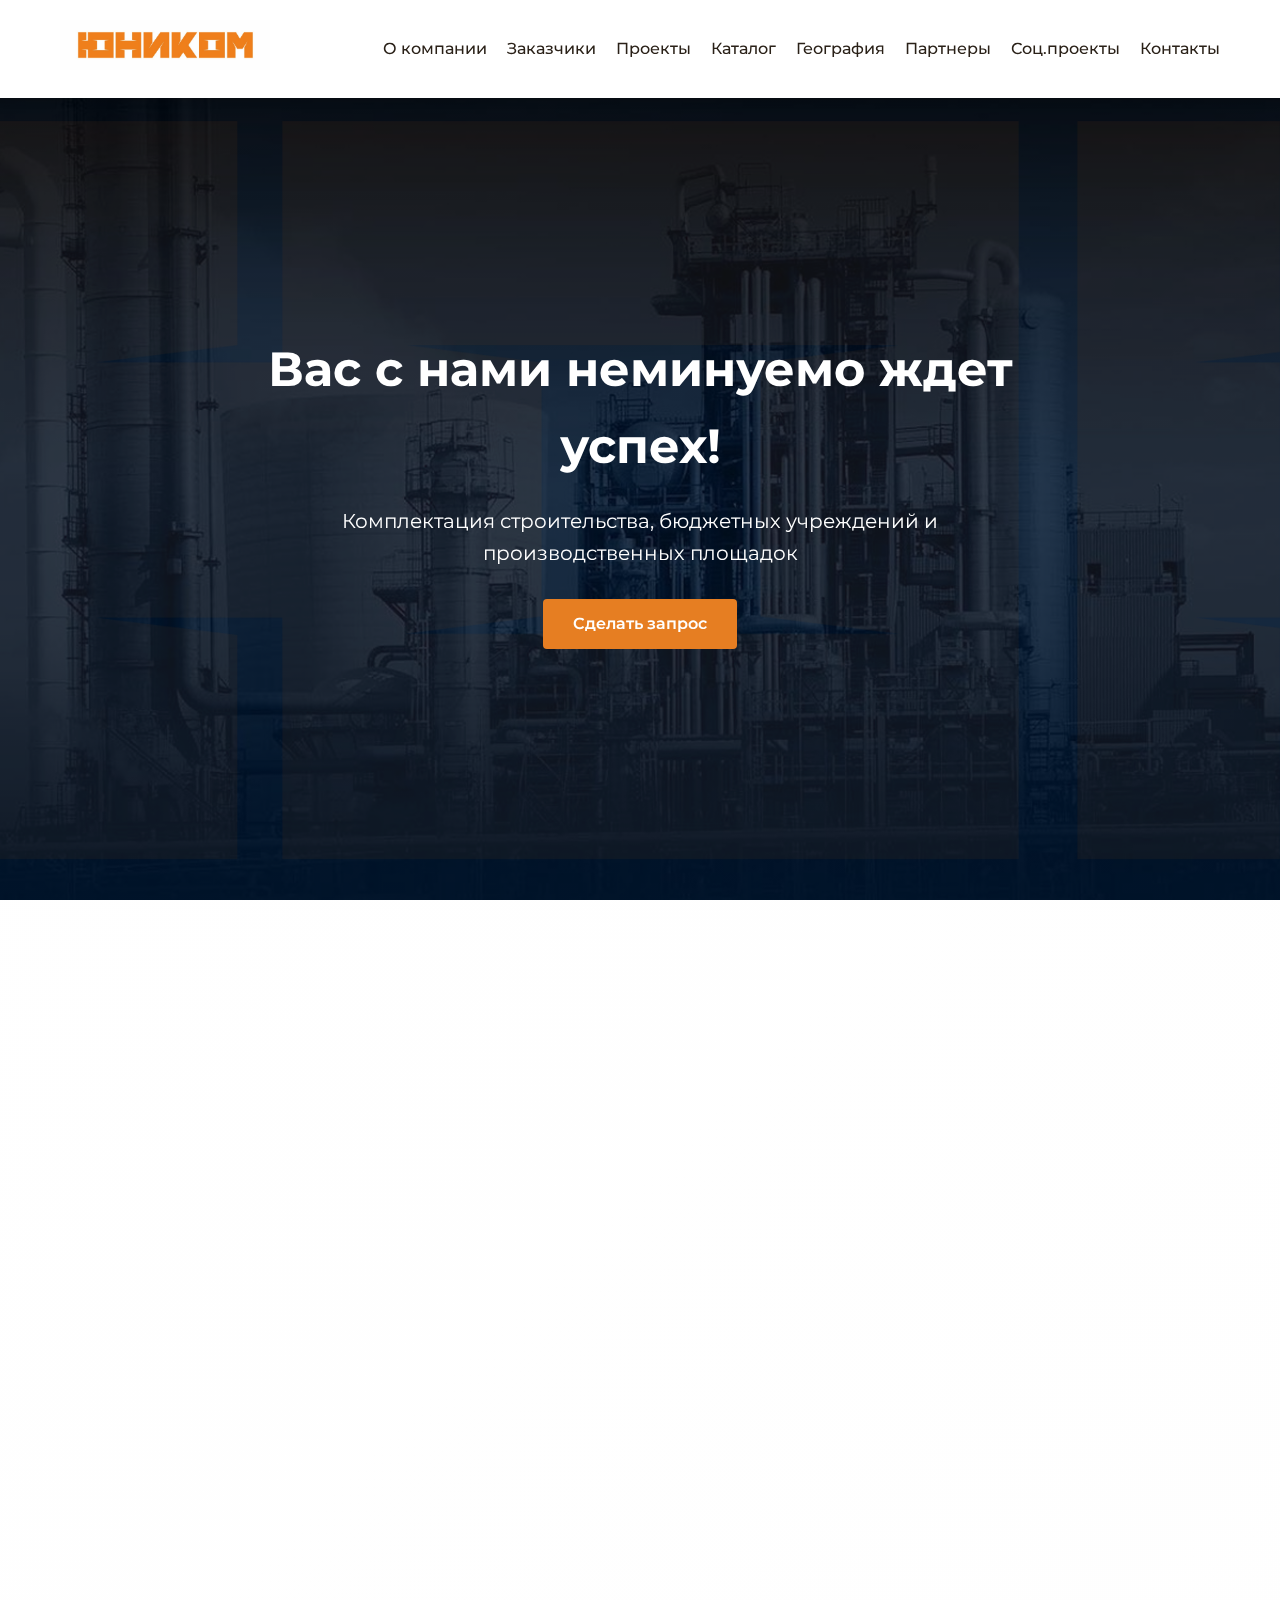
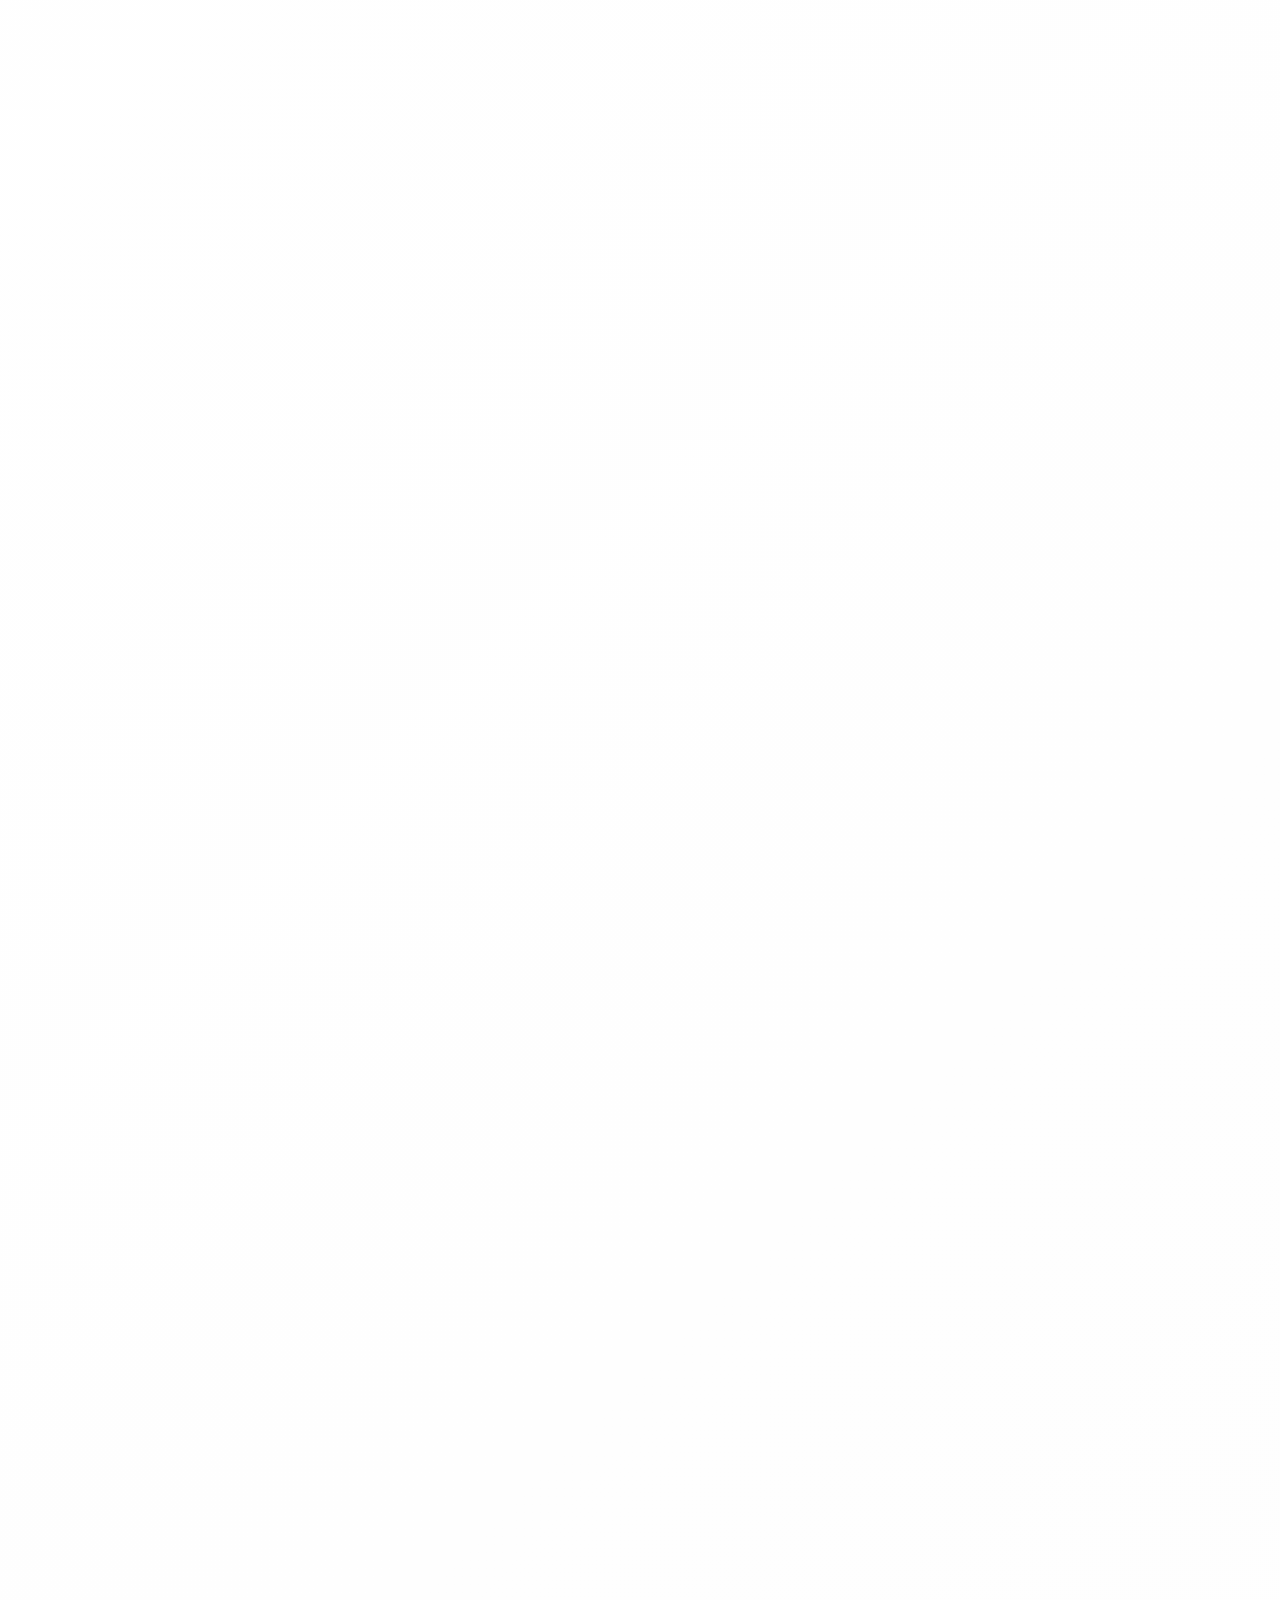
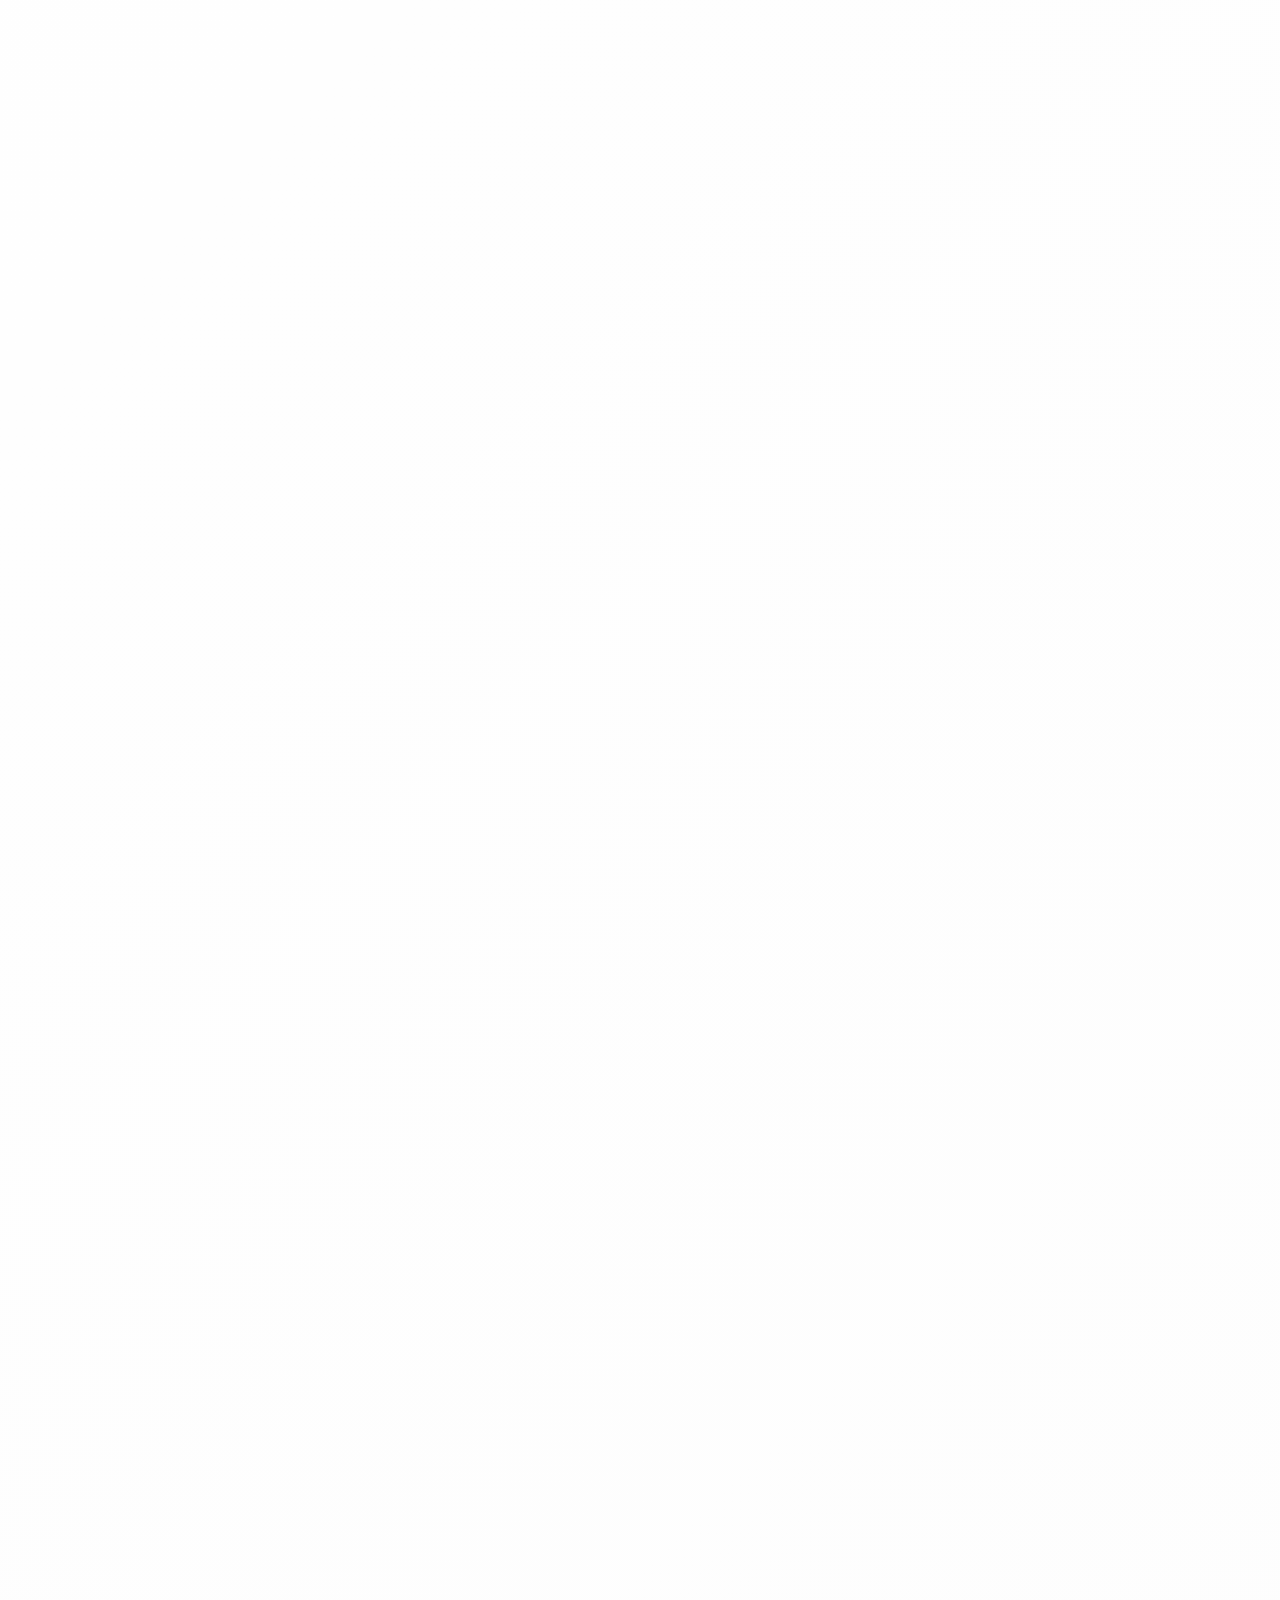
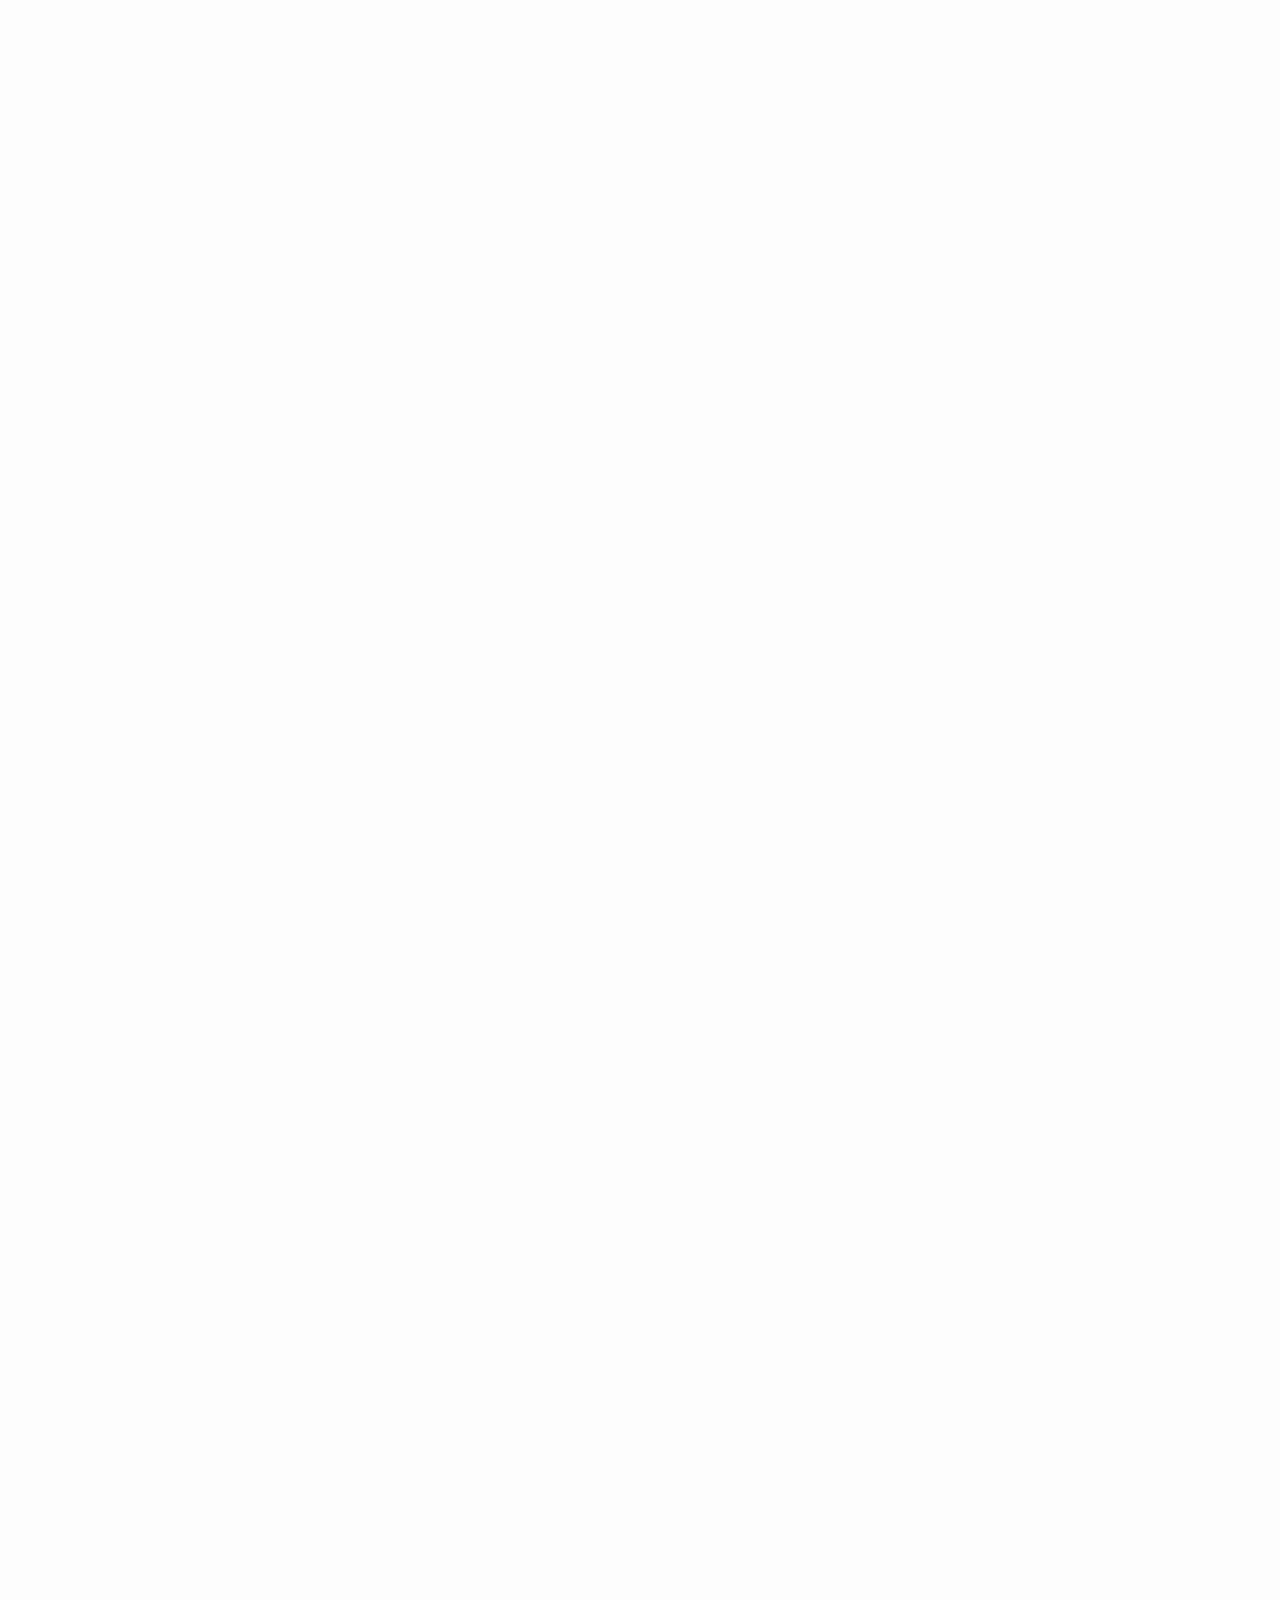
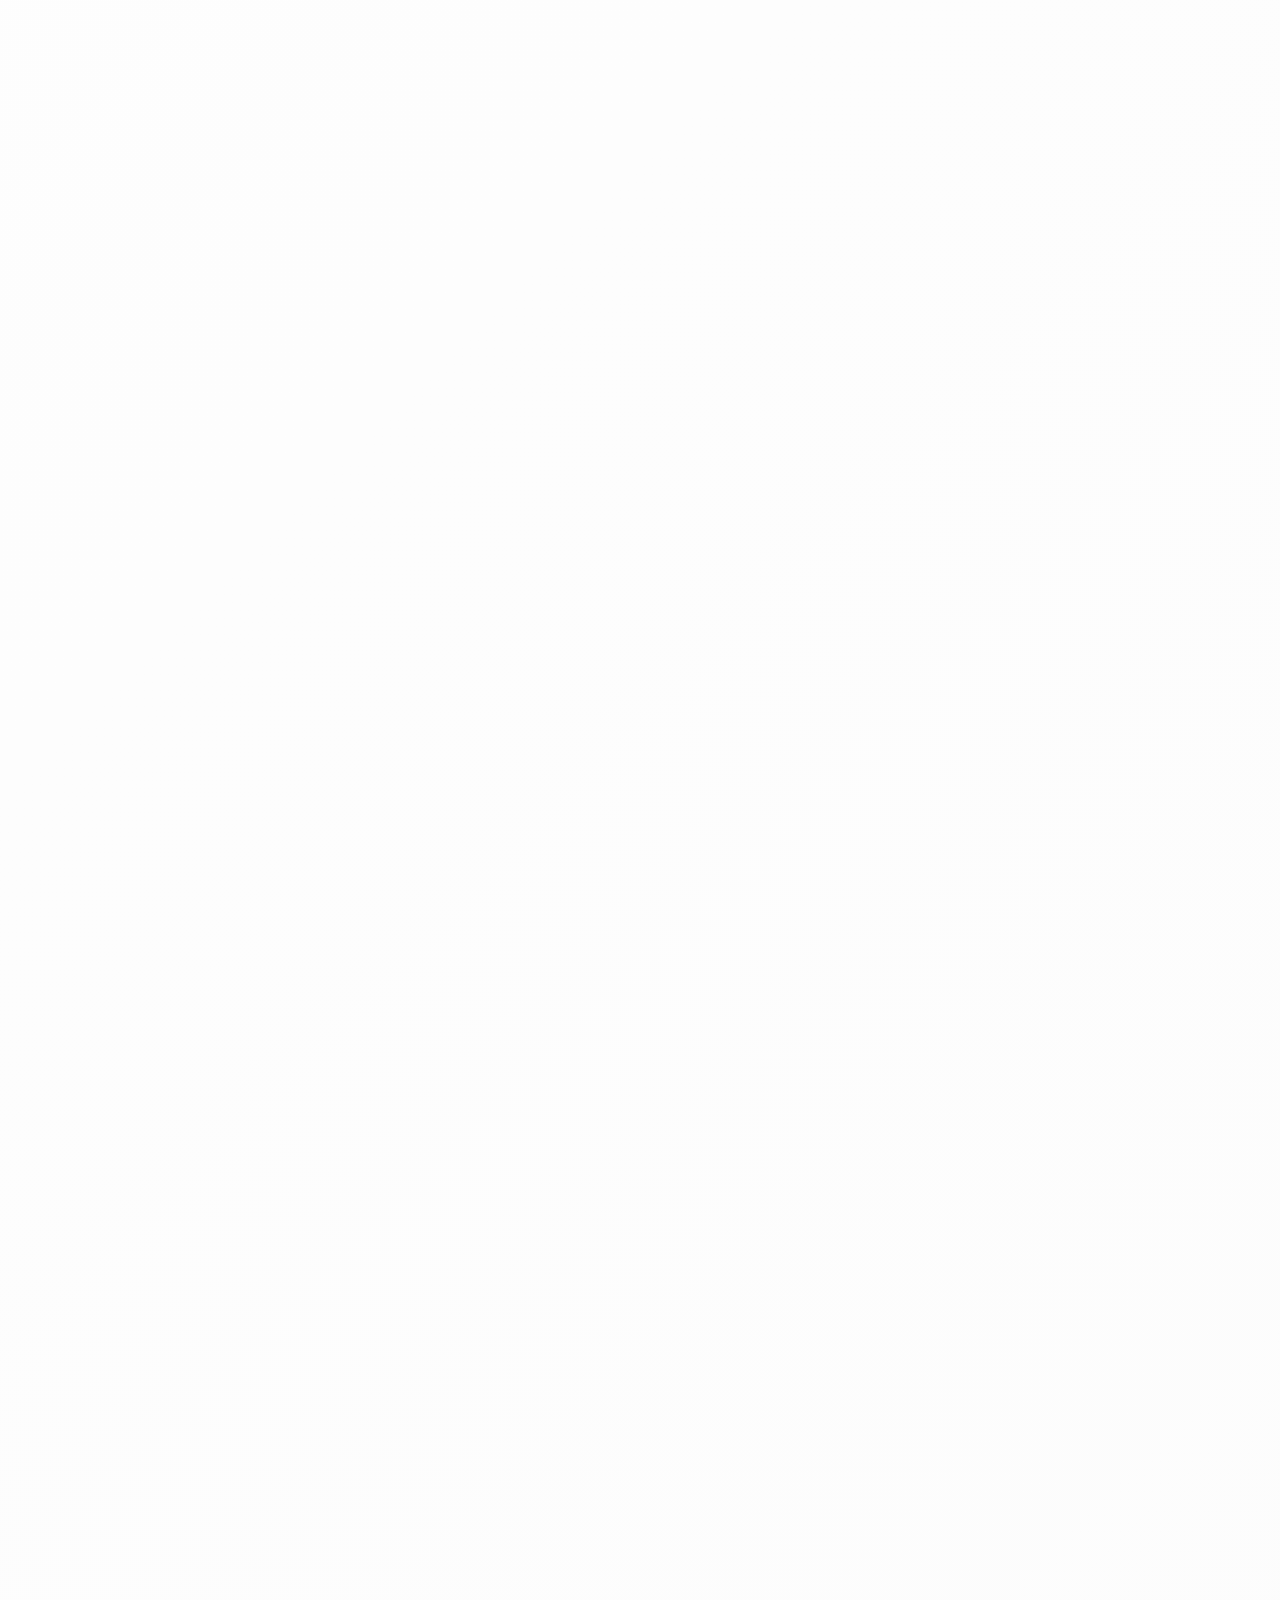
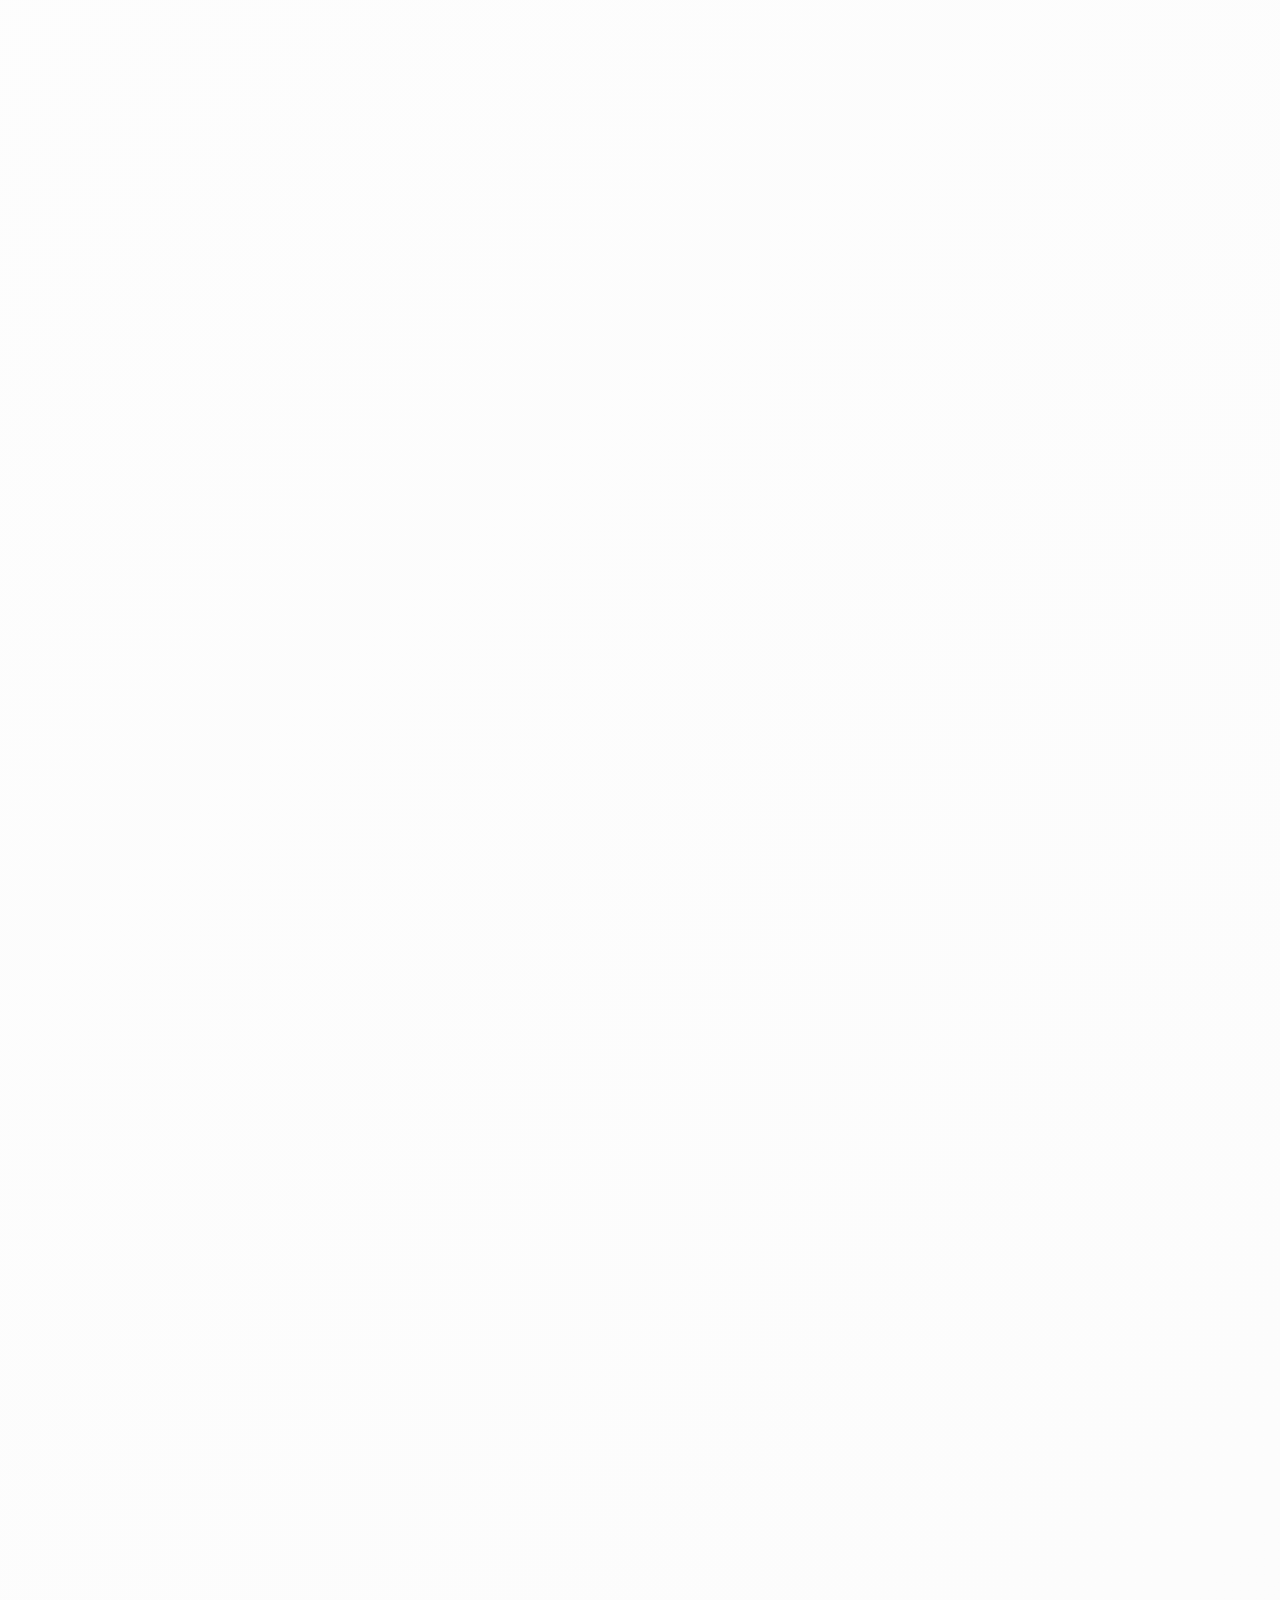
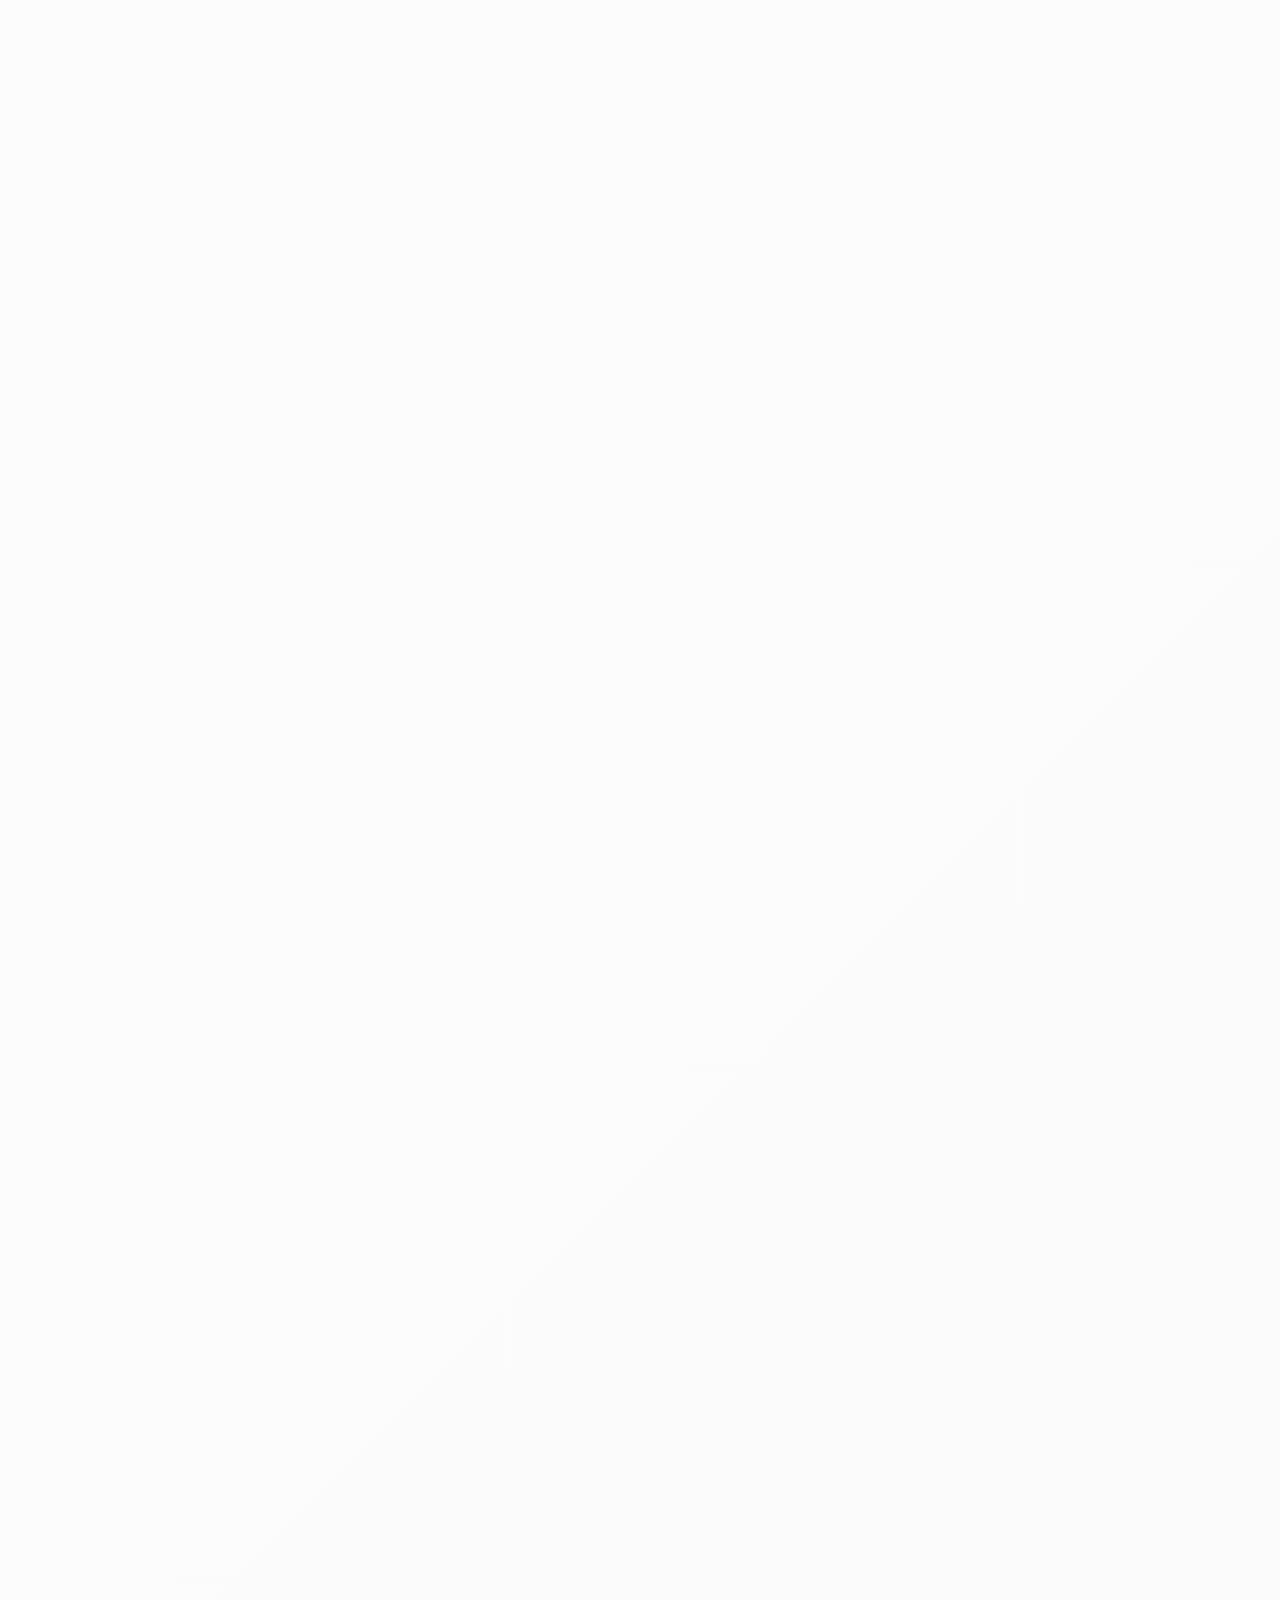
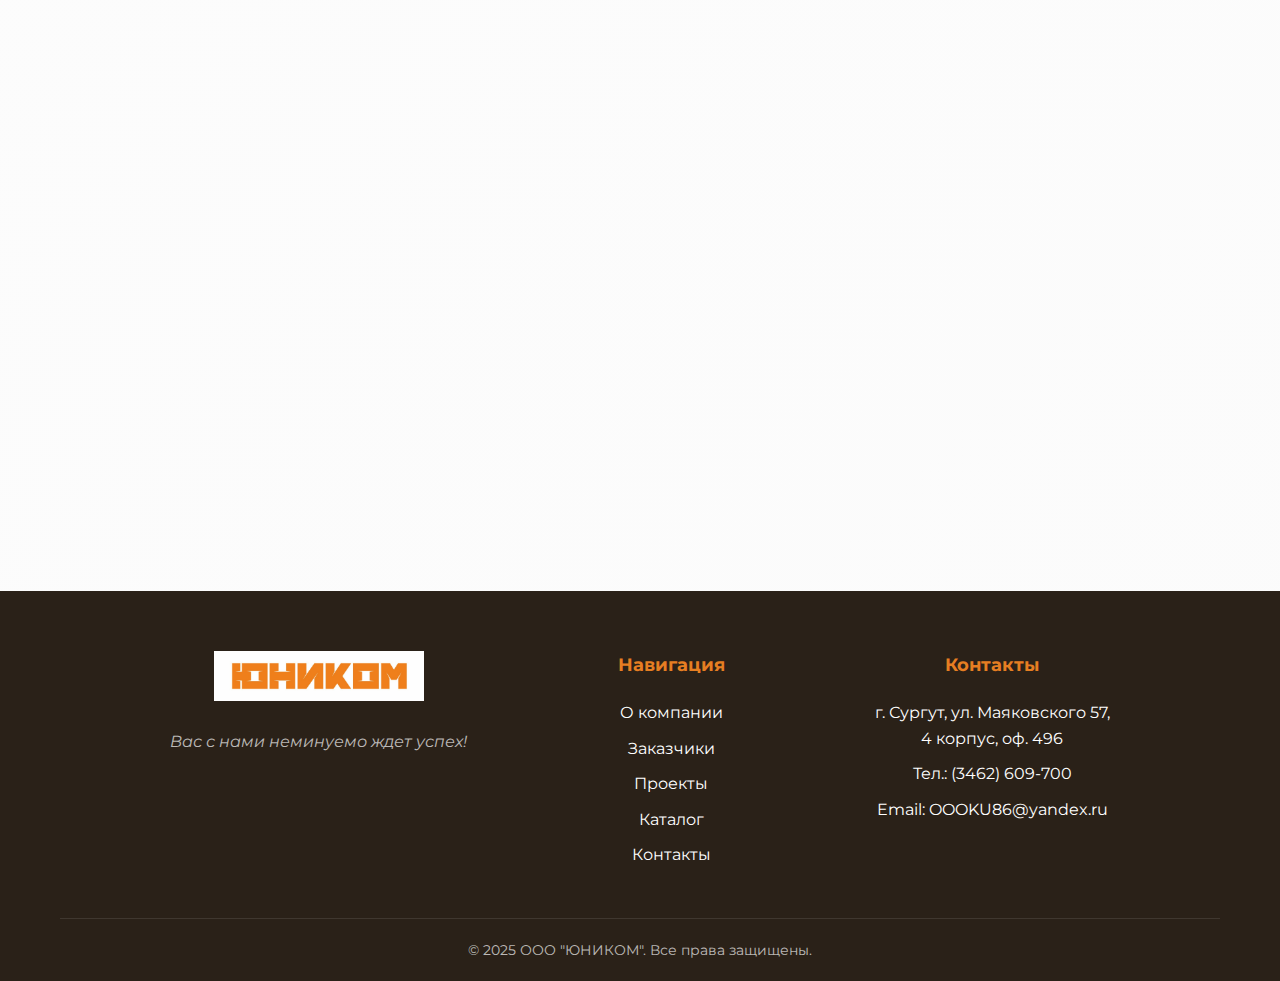
<file: index.html>
<!DOCTYPE html>
<html lang="ru">
<head>
    <meta charset="UTF-8">
    <meta name="viewport" content="width=device-width, initial-scale=1.0">
    <meta name="viewport" content="width=device-width, initial-scale=1, maximum-scale=1, user-scalable=no">
    <title>ООО "ЮНИКОМ" - Комплектация предприятий</title>
    <link rel="stylesheet" href="styles/main.css">
    <link rel="stylesheet" href="styles/responsive.css">
    <link rel="preconnect" href="https://fonts.googleapis.com">
    <link rel="preconnect" href="https://fonts.gstatic.com" crossorigin>
    <link href="https://fonts.googleapis.com/css2?family=Montserrat:wght@400;500;600;700&display=swap" rel="stylesheet">
    <audio id="cyberSound" src="https://assets.mixkit.co/active_storage/sfx/2577/2577-preview.mp3" preload="auto"></audio>
</head>
<body>
    <header class="header" id="main">
        <div class="container">
            <div class="header__inner">
                <a href="#main" class="logo">
                    <img src="images/logo.jpg" alt="ЮНИКОМ">
                    <div class="logo-progress"></div>
                </a>
                <nav class="nav">
                    <ul class="nav__list">
                        <li><a href="#about">О компании</a></li>
                        <li><a href="#clients">Заказчики</a></li>
                        <li><a href="#projects">Проекты</a></li>
                        <li><a href="#catalog">Каталог</a></li>
                        <li><a href="#geography">География</a></li>
                        <li><a href="#partners">Партнеры</a></li>
                        <li><a href="#social">Соц.проекты</a></li>
                        <li><a href="#contacts">Контакты</a></li>
                    </ul>
                </nav>
                <div class="burger">
                    <span></span>
                    <span></span>
                    <span></span>
                </div>
            </div>
        </div>
    </header>

    <main>
        <section class="hero">
            <div class="container">
                <div class="hero__content">
                    <h1 class="hero__title">Вас с нами неминуемо ждет успех!</h1>
                    <p class="hero__subtitle">Комплектация строительства, бюджетных учреждений и производственных площадок</p>
                    <a href="#contacts" class="btn">Сделать запрос</a>
                </div>
            </div>
        </section>

        <section id="about" class="about section">
        <div class="container">
            <h2 class="section__title">О компании</h2>
            
            <div class="about__intro">
                <p><strong>ООО Компания «Юником»</strong> — уникальная команда профессионалов, более 10 лет успешно растущая на рынке комплектации строительства, бюджетных учреждений и производственных площадок!</p>
                
                <div class="values-grid">
                    <div class="value-card">
                        <div class="value-icon">✓</div>
                        <h3>Пунктуальность</h3>
                        <p>Выполнение обещаний и договоренностей — самое ценное в сотрудничестве</p>
                    </div>
                    
                    <div class="value-card">
                        <div class="value-icon">☺</div>
                        <h3>Доброжелательность</h3>
                        <p>Создаем условия для комфортного сотрудничества</p>
                    </div>
                    
                    <div class="value-card">
                        <div class="value-icon">♥</div>
                        <h3>Приверженность</h3>
                        <p>Работаем в ритме нашего заказчика</p>
                    </div>
                    
                    <div class="value-card">
                        <div class="value-icon">↑</div>
                        <h3>Развитие</h3>
                        <p>Не боимся сложных задач и амбициозных целей</p>
                    </div>
                </div>

                <div class="stats">
                    <div class="stat__item">
                        <span class="stat__number">10+</span>
                        <span class="stat__text">лет на рынке</span>
                    </div>
                    <div class="stat__item">
                        <span class="stat__number">700+</span>
                        <span class="stat__text">контрактов с бюджетными учреждениями</span>
                    </div>
                    <div class="stat__item">
                        <span class="stat__number">800+</span>
                        <span class="stat__text">контрактов с добывающими предприятиями</span>
                    </div>
                    <div class="stat__item">
                        <span class="stat__number">20+</span>
                        <span class="stat__text">объектов и строительных площадок</span>
                    </div>
                </div>


                <div class="history-section">
                    <h3 class="history-title">История развития компании</h3>
                    
                    <div class="timeline-history">
                        <div class="timeline-progress"></div>
                        
                        <div class="timeline-item">
                            <div class="timeline-year">2015</div>
                            <div class="timeline-content">
                                <div class="timeline-icon">🏗️</div>
                                <h4>Комплектация строительных объектов</h4>
                                <div class="timeline-badge">📚 БЮДЖЕТНЫХ УЧРЕЖДЕНИЙ</div>
                            </div>
                        </div>
                        
                        <div class="timeline-item">
                            <div class="timeline-year">2016</div>
                            <div class="timeline-content">
                                <div class="timeline-icon">🛢️</div>
                                <h4>Расширение деятельности</h4>
                                <div class="timeline-badges">
                                    <span class="timeline-badge">📚 БЮДЖЕТНЫЕ УЧРЕЖДЕНИЯ</span>
                                    <span class="timeline-badge oil">🛢️ НЕФТЕДОБЫВАЮЩИЕ КОМПАНИИ</span>
                                    <span class="timeline-badge energy" style="margin: 0 auto;">⚡ ГЕНЕРИРУЮЩИЕ КОМПАНИИ</span>
                                </div>
                            </div>
                        </div>
                        
                        <div class="timeline-item">
                            <div class="timeline-year">2018</div>
                            <div class="timeline-content">
                                <div class="timeline-icon">🚀</div>
                                <h4>Становление надежным партнером</h4>
                                <div class="timeline-badges">
                                    <span class="timeline-badge">📚 БЮДЖЕТНЫЕ УЧРЕЖДЕНИЯ</span>
                                    <span class="timeline-badge oil">🛢️ НЕФТЕДОБЫВАЮЩИЕ КОМПАНИИ</span>
                                    <span class="timeline-badge energy" style="margin: 0 auto;">⚡ ГЕНЕРИРУЮЩИЕ КОМПАНИИ</span>
                                </div>
                            </div>
                        </div>
                        
                        <div class="timeline-item">
                            <div class="timeline-year">2020</div>
                            <div class="timeline-content">
                                <div class="timeline-icon">🔥</div>
                                <h4>Новое направление</h4>
                                <div class="timeline-badges">
                                    <span class="timeline-badge">📚 БЮДЖЕТНЫЕ УЧРЕЖДЕНИЯ</span>
                                    <span class="timeline-badge oil">🛢️ НЕФТЕДОБЫВАЮЩИЕ КОМПАНИИ</span>
                                    <span class="timeline-badge energy">⚡ ГЕНЕРИРУЮЩИЕ КОМПАНИИ</span>
                                    <span class="timeline-badge gas">🔥 ГАЗОДОБЫВАЮЩИЕ КОМПАНИИ</span>
                                </div>
                            </div>
                        </div>
                        
                        <div class="timeline-item">
                            <div class="timeline-year">2025</div>
                            <div class="timeline-content">
                                <div class="timeline-icon">⭐</div>
                                <h4>Лидер рынка</h4>
                                <div class="timeline-badges">
                                    <span class="timeline-badge">📚 БЮДЖЕТНЫЕ УЧРЕЖДЕНИЯ</span>
                                    <span class="timeline-badge oil">🛢️ НЕФТЕДОБЫВАЮЩИЕ КОМПАНИИ</span>
                                    <span class="timeline-badge energy">⚡ ГЕНЕРИРУЮЩИЕ КОМПАНИИ</span>
                                    <span class="timeline-badge gas">🔥 ГАЗОДОБЫВАЮЩИЕ КОМПАНИИ</span>
                                    <span class="timeline-badge gos" style="margin: 0 auto;">🛡️ГОСОБОРОНЗАКАЗ</span>
                                </div>
                            </div>
                        </div>
                    </div>
                </div>


            </div>
        </div>    
        </section>


        <section id="clients" class="clients section">
            <div class="container">
                <h2 class="section__title">Наши заказчики</h2>
                <div class="tabs">
                    <button class="tab__btn active" data-tab="budget">Бюджетные учреждения</button>
                    <button class="tab__btn" data-tab="oilgas">Нефтегазодобывающие предприятия</button>
                </div>
                
                <div class="tab__content active" id="budget">
                    <div class="client__content">
                        <div class="client__text">
                            <p>Одним из первых открытых направлений деятельности ООО Компания «Юником» стала комплектация бюджетных учреждений. За 10 лет работы данного направления компания смогла доказать свою эффективность и профессионализм в обеспечении потребностей различных организаций ХМАО, ЯНАО и других регионов РФ. Нас знают, с нами сотрудничают!</p>
                            
                            <p class="projects-intro"><strong>Об этом ярко свидетельствуют примеры последних реализованных нами проектов:</strong></p>
                            
                            <div class="projects-accordion">
                                <div class="accordion-item">
                                    <button class="accordion-header">
                                        <span class="project-number">01</span>
                                        <span class="project-title">Комплексный проект по поставке БПЛА для образования</span>
                                        <span class="accordion-icon">+</span>
                                    </button>
                                    <div class="accordion-content">
                                        <p><strong>Комплексный проект по поставке БПЛА для образования</strong> - Совместный аукцион для 11 учреждений Ямало-Ненецкого автономного округа.</p>
                                    </div>
                                </div>
                                
                                <div class="accordion-item">
                                    <button class="accordion-header">
                                        <span class="project-number">02</span>
                                        <span class="project-title">Оснащение трёх кабинетов для подготовки киберспортсменов</span>
                                        <span class="accordion-icon">+</span>
                                    </button>
                                    <div class="accordion-content">
                                        <p><strong>Оснащение трёх кабинетов для подготовки киберспортсменов по дисциплинам фиджитал спорт:</strong> Фиджитал-футбол, Фиджитал-баскетбол, Фиджитал-хоккей на базе МАУ "Пуровская районная спортивная школа олимпийского резерва" АВАНГАРД", г. Тарко-Сале.</p>
                                    </div>
                                </div>
                                
                                <div class="accordion-item">
                                    <button class="accordion-header">
                                        <span class="project-number">03</span>
                                        <span class="project-title">Поставка VR-арены и трассы</span>
                                        <span class="accordion-icon">+</span>
                                    </button>
                                    <div class="accordion-content">
                                        <p><strong>Поставка VR-арены и трассы для гоночных дронов</strong> для организации соревнований в формате Игр будущего для МАУ «Районное управление спортивных сооружений», Сургутский район.</p>
                                    </div>
                                </div>
                                
                                <div class="accordion-item">
                                    <button class="accordion-header">
                                        <span class="project-number">04</span>
                                        <span class="project-title">Комплектация центра подготовки по фиджитал спорту</span>
                                        <span class="accordion-icon">+</span>
                                    </button>
                                    <div class="accordion-content">
                                        <p><strong>Комплектация центра подготовки по фиджитал спорту в направлениях:</strong> Фиджитал-футбол, Фиджитал-баскетбол, Фиджитал-хоккей на базе АУ ХантыМансийского автономного округа - Югры «ЮграМегаСпорт», г. Ханты-Мансийск.</p>
                                    </div>
                                </div>
                                
                                <div class="accordion-item">
                                    <button class="accordion-header">
                                        <span class="project-number">05</span>
                                        <span class="project-title">Поставка мобильных мультимедийных комплексов</span>
                                        <span class="accordion-icon">+</span>
                                    </button>
                                    <div class="accordion-content">
                                        <p><strong>Поставка мобильных мультимедийных комплексов</strong> с 3D-стереовизуализацией «Свега» в рамках комплектации нового образовательного учреждения "Классная школа", г. Муравленко</p>
                                    </div>
                                </div>
                                
                                <div class="accordion-item">
                                    <button class="accordion-header">
                                        <span class="project-number">06</span>
                                        <span class="project-title">Поставка голографических рабочих станций</span>
                                        <span class="accordion-icon">+</span>
                                    </button>
                                    <div class="accordion-content">
                                        <p><strong>Поставка голографических рабочих станций</strong> в рамках реализации проекта "Лучшая школа" для Школы №1 г. Муравленко</p>
                                    </div>
                                </div>
                            </div>
                        </div>
                    </div>
                </div>
                
                <div class="tab__content" id="oilgas">
                    <div class="client__content">
                        <div class="client__text">
                            <p>С 2016 года ООО Компания «Юником» осуществляет поставки широкого спектра товаров на предприятия нефтегазодобывающей промышленности, а также с успехом сотрудничает с генерирующими компаниями. Индивидуальный подход и ответственность перед каждым партнером, гибкая ценовая политика и высокое качество поставляемых товаров, сотрудничество с крупнейшими заводами-изготовителями России, а также ведущими импортерами, к 2025 году помогли обеспечить нам успешное выполнение более 800 контрактов, что позволяет уверенно расширять круг заказчиков в данных отраслях.</p>
                            
                            <p class="projects-intro"><strong>Предлагаем к поставке следующие категории товаров:</strong></p>
                            
                            <div class="projects-accordion">
                                <div class="accordion-item">
                                    <button class="accordion-header">
                                        <span class="project-number">01</span>
                                        <span class="project-title">Категории товаров к поставке</span>
                                        <span class="accordion-icon">+</span>
                                    </button>
                                    <div class="accordion-content">
                                        <ul>
                                            <li>Абразив</li>
                                            <li>Аудиовизуальное оборудование</li>
                                            <li>Вентиляционное оборудование и материалы</li>
                                            <li>Грузоподъемное оборудование</li>
                                            <li>Газопламенное оборудование</li>
                                            <li>Запорно-регулирующая трубопроводная арматура</li>
                                            <li>Измерительное оборудование</li>
                                            <li>Инженерная сантехника</li>
                                            <li>Канаты</li>
                                            <li>Клеи и герметики</li>
                                            <li>Комплектующие для РВД</li>
                                            <li>Компьютерное оборудование и комплектующие</li>
                                            <li>Лакокрасочные материалы</li>
                                            <li>Металлическая мебель</li>
                                            <li>Насосное и теплообменное оборудование</li>
                                            <li>Оборудование для автосервиса и СТО</li>
                                            <li>Оборудование и приборы КИПиА</li>
                                            <li>Огнезащитные материалы</li>
                                            <li>Поломоечные машины</li>
                                            <li>Противопожарное оборудование и системы пожаротушения</li>
                                            <li>Промышленные промывочные установки</li>
                                            <li>Промышленные полы</li>
                                            <li>Промышленная упаковка и маркировка</li>
                                            <li>Промышленная и строительная химия</li>
                                            <li>Редукторы</li>
                                            <li>Реагенты для очистки воды</li>
                                            <li>Сварочное оборудование</li>
                                            <li>Сварочные материалы</li>
                                            <li>Стеновые панели</li>
                                            <li>Строительные и отделочные материалы</li>
                                            <li>Системы безопасности</li>
                                            <li>Складское, строительное, промышленное оборудование</li>
                                            <li>Трансформаторы</li>
                                            <li>Чугун и ферромарганец различных марок</li>
                                            <li>Швейное оборудование</li>
                                            <li>Электроизоляционные материалы</li>
                                            <li>Электрическая бытовая техника</li>
                                            <li>Электронное и электротехническое оборудование</li>
                                        </ul>
                                    </div>
                                </div>
                            </div>
                        </div>
                    </div>
                </div>
            </div>
        </section>

        <section id="projects" class="projects section">
            <div class="container">
                <h2 class="section__title">Проекты</h2>
                <div class="projects__grid">
                    <div class="project__card">
                        <h3>Комплектация образовательных учреждений</h3>
                        <p>Поставка современного оборудования для школ и вузов</p>
                        <button class="btn btn-details" 
                                data-title="Комплектация образовательных учреждений">
                            Подробнее
                        </button>
                    </div>
                    <div class="project__card">
                        <h3>Спортивные объекты</h3>
                        <p>Оснащение спортивных школ и центров подготовки</p>
                        <button class="btn btn-details" 
                                data-title="Спортивные объекты">
                            Подробнее
                        </button>
                    </div>
                    <div class="project__card">
                        <h3>Нефтегазовые месторождения</h3>
                        <p>Комплектация производственных площадок</p>
                        <button class="btn btn-details" 
                                data-title="Нефтегазовые месторождения">
                            Подробнее
                        </button>
                    </div>
                    <div class="project__card">
                        <h3>Фиджитал-спорт</h3>
                        <p>Создание центров подготовки киберспортсменов</p>
                        <button class="btn btn-details" 
                                data-title="Фиджитал-спорт">
                            Подробнее
                        </button>
                    </div>
                </div>
            </div>
        </section>

        <section class="catalog section" id="catalog">
            <div class="container">
                <h2 class="section__title">Каталог продукции</h2>
                <div class="catalog__grid">
                    <a href="3d-complexes.html" class="catalog__item">
                        <div class="item__image" id="item__image1"></div>
                        <div class="catalog__content">
                            <h3 class="catalog__title">3D комплексы</h3>
                            <p class="catalog__desc">Мобильные мультимедийные комплексы с 3D-стереовизуализацией для образовательных учреждений</p>
                        </div>
                    </a>

                    <a href="vr-proforientation.html" class="catalog__item">
                        <div class="item__image" id="item__image2"></div>
                        <div class="catalog__content">
                            <h3 class="catalog__title">VR оборудование</h3>
                            <p class="catalog__desc">Комплекты виртуальной реальности для обучения и профессиональной ориентации</p>
                        </div>
                    </a>

                    <a href="robotics.html" class="catalog__item">
                        <div class="item__image" id="item__image3"></div>
                        <div class="catalog__content">
                            <h3 class="catalog__title">Робототехника</h3>
                            <p class="catalog__desc">Отечественные образовательные наборы для изучения робототехники</p>
                        </div>
                    </a>

                    <a href="bpla.html" class="catalog__item">
                        <div class="item__image" id="item__image4"></div>
                        <div class="catalog__content">
                            <h3 class="catalog__title">БПЛА</h3>
                            <p class="catalog__desc">Комплексы для подготовки операторов беспилотных летательных аппаратов</p>
                        </div>
                    </a>
                    
                    <a href="digital-labs.html" class="catalog__item">
                        <div class="item__image" id="item__image5"></div>
                        <div class="catalog__content">
                            <h3 class="catalog__title">Цифровые лаборатории</h3>
                            <p class="catalog__desc">Оборудование для проведения научных экспериментов и исследований</p>
                        </div>
                    </a>
                    
                    <a href="interactive-equipment.html" class="catalog__item">
                        <div class="item__image" id="item__image6"></div>
                        <div class="catalog__content">
                            <h3 class="catalog__title">Интерактивное оборудование</h3>
                            <p class="catalog__desc">Сенсорные панели, столы и песочницы для образовательных учреждений</p>
                        </div>
                    </a>
                    
                    <a href="phygital-sport.html" class="catalog__item">
                        <div class="item__image" id="item__image7"></div>
                        <div class="catalog__content">
                            <h3 class="catalog__title">Фиджитал спорт</h3>
                            <p class="catalog__desc">Оборудование для киберспортивных соревнований и тренировок</p>
                        </div>
                    </a>
                    
                    <a href="server-equipment.html" class="catalog__item">
                        <div class="item__image" id="item__image8"></div>
                        <div class="catalog__content">
                            <h3 class="catalog__title">Серверное оборудование</h3>
                            <p class="catalog__desc">Высокопроизводительные серверы для образовательных учреждений</p>
                        </div>
                    </a>
                    
                    <a href="constructors.html" class="catalog__item">
                        <div class="item__image" id="item__image9"></div>
                        <div class="catalog__content">
                            <h3 class="catalog__title">Конструкторы</h3>
                            <p class="catalog__desc">Развивающие конструкторы для детского творчества и инженерии</p>
                        </div>
                    </a>

                    <a href="agro-classes.html" class="catalog__item">
                        <div class="item__image" id="item__image10"></div>
                        <div class="catalog__content">
                            <h3 class="catalog__title">Агроклассы</h3>
                            <p class="catalog__desc">Лаборатории агробиотехнологий для научно-практической деятельности</p>
                        </div>
                    </a>

                    <a href="holographic-stations.html" class="catalog__item">
                        <div class="item__image" id="item__image11"></div>
                        <div class="catalog__content">
                            <h3 class="catalog__title">Голографические станции</h3>
                            <p class="catalog__desc">Инновационные голографические рабочие места для образования</p>
                        </div>
                    </a>
                </div>
                <div class="catalog__footer">
                    <div class="footer__line"></div>
                        <p class="footer__text">И многое другое!</p>
                    <div class="footer__line"></div>
                </div>
            </div>
        </section>

        <section id="geography" class="geography section">
            <div class="container">
                <h2 class="section__title">География поставок</h2>
                <div class="geography__content">
                    <div class="geography__text">
                        <p>Мы осуществляем поставки по всей территории Российской Федерации, от Калининграда до Камчатки. Наши клиенты находятся в более чем 30 городах России!</p>
                    </div>
                    <script type="text/javascript" charset="utf-8" async src="https://api-maps.yandex.ru/services/constructor/1.0/js/?um=constructor%3A56fe5c881c4e655a6cf1a1783aaed6a48451b20226c8cc1f7049ce791971c197&amp;width=600&amp;height=450&amp;lang=ru_RU&amp;scroll=false"></script>
                    <div class="map-caption">
                        <p>Интерактивная карта с городами, куда мы осуществляем поставки</p>
                    </div>
                </div>
            </div>
        </section>

        <section id="partners" class="partners section">
            <div class="container">
                <h2 class="section__title">Наши партнеры</h2>
                
                <div class="partners-track">
                    <div class="partners-track__inner">
                        <div class="partner-card">
                            <div class="card-face front" id="first_partner">
                            </div>
                            <div class="card-face back">
                                <p>Производитель и официальный поставщик компьютерной техники</p>
                            </div>
                        </div>
                        <div class="partner-card">
                            <div class="card-face front" id="second_partner">
                            </div>
                            <div class="card-face back">
                                <p>Разработчик и производитель детских развивающих конструкторов для творчества и инженерии</p>
                            </div>
                        </div>
                        <div class="partner-card">
                            <div class="card-face front" id="third_partner">
                            </div>
                            <div class="card-face back">
                                <p>«КуберМини» — это 1 универсальная деталь и уникальная методология для развития детей</p>
                            </div>
                        </div>
                        <div class="partner-card">
                            <div class="card-face front" id="fourth_partner">
                            </div>
                            <div class="card-face back">
                                <p>Ведущий разработчик продуктов, решений и сервисов по выявлению и предотвращению кибератак</p>
                            </div>
                        </div>
                        <div class="partner-card">
                            <div class="card-face front" id="fifth_partner">
                            </div>
                            <div class="card-face back">
                                <p>Ведущий производитель беспилотников в России. Разработка и производство БПЛА, малых космических аппаратов и программного обеспечения</p>
                            </div>
                        </div>
                        <div class="partner-card">
                            <div class="card-face front" id="sixth_partner">
                            </div>
                            <div class="card-face back">
                                <p>Российский разработчик ПО для защиты данных, резервного копирования и восстановления виртуальных, физических и облачных сред</p>
                            </div>
                        </div>
                        <div class="partner-card">
                            <div class="card-face front" id="first_partner">
                            </div>
                            <div class="card-face back">
                                <p>Производитель и официальный поставщик компьютерной техники</p>
                            </div>
                        </div>
                        <div class="partner-card">
                            <div class="card-face front" id="second_partner">
                            </div>
                            <div class="card-face back">
                                <p>Разработчик и производитель детских развивающих конструкторов для творчества и инженерии</p>
                            </div>
                        </div>
                        <div class="partner-card">
                            <div class="card-face front" id="third_partner">
                            </div>
                            <div class="card-face back">
                                <p>«КуберМини» — это 1 универсальная деталь и уникальная методология для развития детей</p>
                            </div>
                        </div>
                        <div class="partner-card">
                            <div class="card-face front" id="fourth_partner">
                            </div>
                            <div class="card-face back">
                                <p>Ведущий разработчик продуктов, решений и сервисов по выявлению и предотвращению кибератак</p>
                            </div>
                        </div>
                        <div class="partner-card">
                            <div class="card-face front" id="fifth_partner">
                            </div>
                            <div class="card-face back">
                                <p>Ведущий производитель беспилотников в России. Разработка и производство БПЛА, малых космических аппаратов и программного обеспечения</p>
                            </div>
                        </div>
                        <div class="partner-card">
                            <div class="card-face front" id="sixth_partner">
                            </div>
                            <div class="card-face back">
                                <p>Российский разработчик ПО для защиты данных, резервного копирования и восстановления виртуальных, физических и облачных сред</p>
                            </div>
                        </div>
                    </div>
                </div>
            </div>
        </section>

        <section id="social" class="social section">
            <div class="container">
                <h2 class="section__title">Социальная ответственность</h2>
                <div class="social__content">
                    <p class="social__intro">Кроме своей профессиональной деятельности ООО Компания «Юником» оказывает поддержку спортивным объединениям, в том числе Федерации Фиджитал-спорта и Федерации стрельбы из лука. Также коллектив Компании участвует в сборе и оказании гуманитарной помощи в составе АНО "Гуманитарный Добровольческий Корпус".</p>
                    
                    <div class="timeline">
                        <div class="timeline__track">
                            <div class="timeline__item">
                                <div class="timeline__image" style="background-image: url('images/photo4.jpg')"></div>
                                <div class="timeline__text">
                                    <h3>Поддержка Федерации Фиджитал-спорта</h3>
                                    <p>Спонсорская помощь в организации турниров и приобретении оборудования</p>
                                </div>
                            </div>
                            
                            <div class="timeline__item">
                                <div class="timeline__image" style="background-image: url('images/photo5.jpg')"></div>
                                <div class="timeline__text">
                                    <h3>Федерация стрельбы из лука</h3>
                                    <p>Поддержка детской секции и участие в региональных соревнованиях</p>
                                </div>
                            </div>
                            
                            <div class="timeline__item">
                                <div class="timeline__image" style="background-image: url('images/photo3.jpg')"></div>
                                <div class="timeline__text">
                                    <h3>Гуманитарная помощь</h3>
                                    <p>Участие сотрудников в оказании гуманитарной помощи.</p>
                                </div>
                            </div>

                            <div class="timeline__item">
                                <div class="timeline__image" style="background-image: url('images/photo2.jpg')"></div>
                                <div class="timeline__text">
                                    <h3>Поддержка спортивных объединений</h3>
                                    <p>Активное участие в развитии спортивной инфраструктуры региона</p>
                                </div>
                            </div>
                        </div>
                    </div>
                    
                    <div class="social__controls">
                        <button class="social__nav social__nav--prev">
                            <svg width="24" height="24" viewBox="0 0 24 24" fill="none" xmlns="http://www.w3.org/2000/svg">
                                <path d="M15 18L9 12L15 6" stroke="currentColor" stroke-width="2" stroke-linecap="round"/>
                            </svg>
                        </button>
                        <div class="social__dots"></div>
                        <button class="social__nav social__nav--next">
                            <svg width="24" height="24" viewBox="0 0 24 24" fill="none" xmlns="http://www.w3.org/2000/svg">
                                <path d="M9 6L15 12L9 18" stroke="currentColor" stroke-width="2" stroke-linecap="round"/>
                            </svg>
                        </button>
                    </div>
                </div>
            </div>
        </section>

        <section id="contacts" class="contacts section">
            <div class="container">
                <h2 class="section__title">Контакты</h2>
                <div class="contacts__content">
                    <div class="contacts__info">
                        <h2>Есть вопрос или проект для обсуждения?</h3>
                        <p id="write-us">Напишите нам — будем рады помочь!</p>
                        <h3>ООО Компания "ЮНИКОМ"</h3>
                        <p><strong>Адрес:</strong> г. Сургут, ул. Маяковского 57, 4 корпус, оф. 496</p>
                        <p><strong>Телефон:</strong> (3462) 609-700</p>
                        <p><strong>Email:</strong> OOOKU86@yandex.ru</p>
                    </div>
                    <form class="contact__form">
                        <h3>Сделать запрос</h3>
                        <div class="form__group">
                            <input type="text" placeholder="Ваше имя" required>
                        </div>
                        <div class="form__group">
                            <input type="email" placeholder="Email" required>
                        </div>
                        <div class="form__group">
                            <input type="tel" placeholder="Телефон">
                        </div>
                        <div class="form__group">
                            <textarea placeholder="Ваш запрос" required></textarea>
                        </div>

                        <div class="form__agree">
                            <input type="checkbox" id="agree" name="agree" required class="agree-checkbox">
                            <label for="agree" class="agree-label">
                                Я согласен на обработку моих персональных данных в соответствии с 
                                <a href="privacy-policy.html" target="_blank" class="policy-link">Политикой конфиденциальности</a>
                            </label>
                        </div>

                        <button type="submit" class="btn">Отправить</button>
                    </form>
                </div>
            </div>
        </section>
    </main>

    <footer class="footer">
        <div class="container">
            <div class="footer__content">
                <div class="footer__logo">
                    <img src="images/logo.jpg" alt="ЮНИКОМ">
                    <p>Вас с нами неминуемо ждет успех!</p>
                </div>
                <div class="footer__nav">
                    <h4>Навигация</h4>
                    <ul>
                        <li><a href="#about">О компании</a></li>
                        <li><a href="#clients">Заказчики</a></li>
                        <li><a href="#projects">Проекты</a></li>
                        <li><a href="#catalog">Каталог</a></li>
                        <li><a href="#contacts">Контакты</a></li>
                    </ul>
                </div>
                <div class="footer__contacts">
                    <h4>Контакты</h4>
                    <p>г. Сургут, ул. Маяковского 57,<br>4 корпус, оф. 496</p>
                    <p>Тел.: (3462) 609-700</p>
                    <p>Email: OOOKU86@yandex.ru</p>
                </div>
            </div>
            <div class="footer__bottom">
                <p>&copy; 2025 ООО "ЮНИКОМ". Все права защищены.</p>
            </div>
        </div>
    </footer>

    <div class="modal" id="projectModal">
        <div class="modal__content">
            <button class="modal__close">
                <svg width="24" height="24" viewBox="0 0 24 24" fill="none">
                    <path d="M18 6L6 18M6 6L18 18" stroke="currentColor" stroke-width="2" stroke-linecap="round"/>
                </svg>
            </button>
            <div class="modal__inner">
                <h3 class="modal__title"></h3>
                <div class="modal__description"></div>
            </div>
        </div>
    </div>

    <div class="preloader">
        <div class="pl-container">
            <img src="images/logo.jpg" class="pl-logo" alt="ЮНИКОМ">
            <div class="pl-progress-container">
            <div class="pl-progress-bar"></div>
            </div>
        </div>
    </div>

    <script src="scripts/main.js"></script>
</body>
</html>
</file>
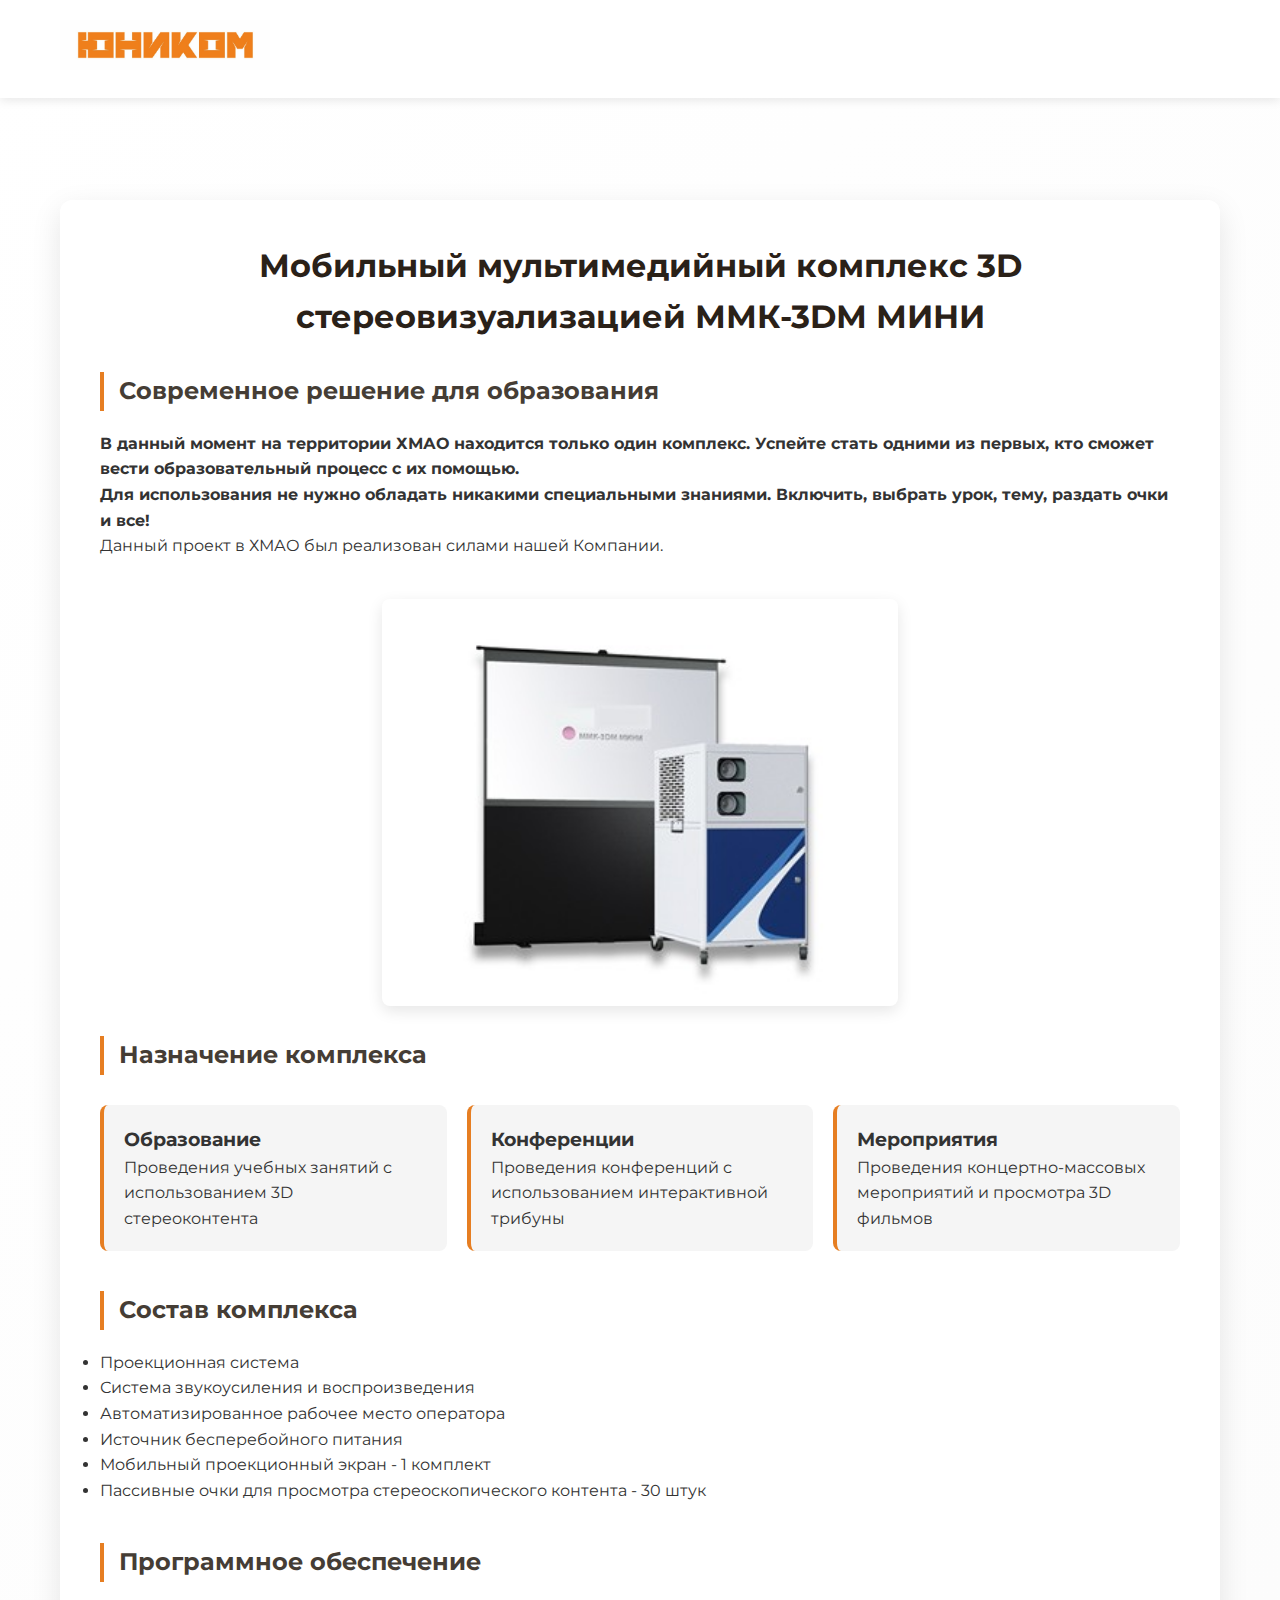
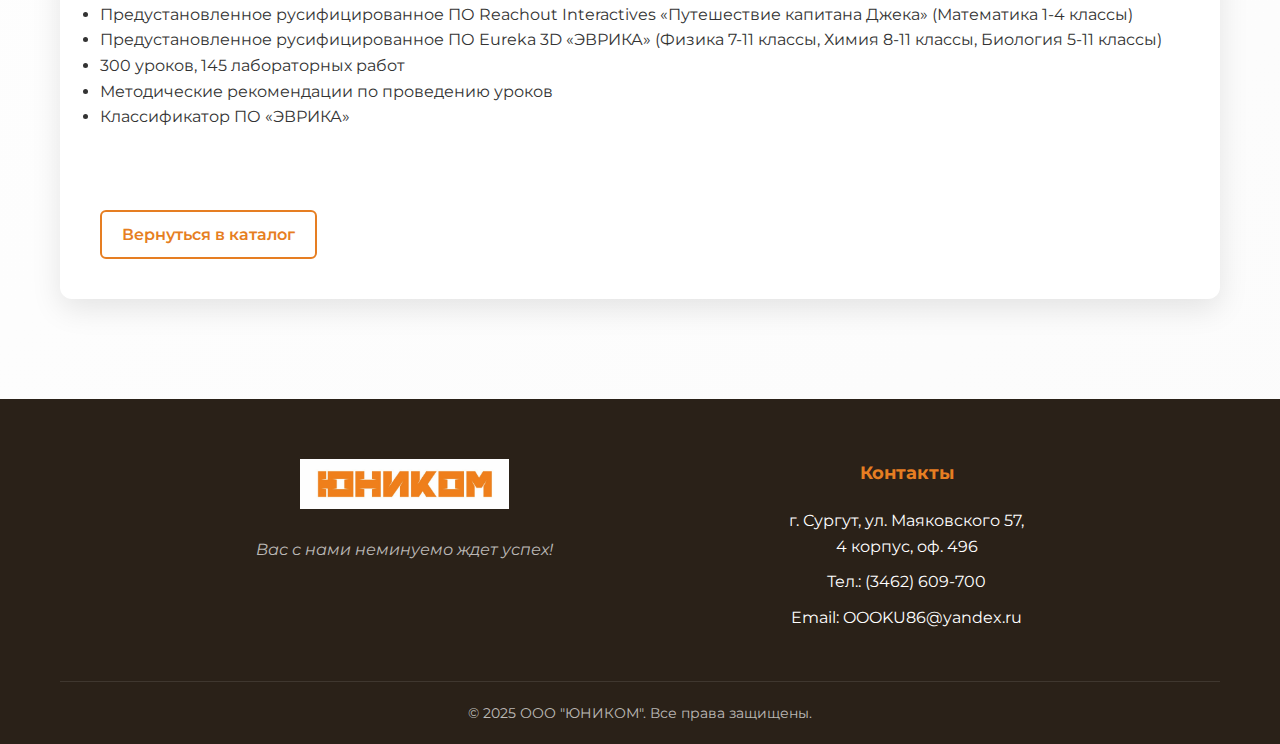
<file: 3d-complexes.html>
<!DOCTYPE html>
<html lang="ru">
<head>
    <meta charset="UTF-8">
    <meta name="viewport" content="width=device-width, initial-scale=1.0">
    <title>3D комплексы | ООО "ЮНИКОМ"</title>
    <link rel="stylesheet" href="styles/main.css">
    <link rel="stylesheet" href="styles/responsive.css">
    <link rel="preconnect" href="https://fonts.googleapis.com">
    <link rel="preconnect" href="https://fonts.gstatic.com" crossorigin>
    <link href="https://fonts.googleapis.com/css2?family=Montserrat:wght@400;500;600;700&display=swap" rel="stylesheet">
    <style>
        section {
            opacity: 1;
        }

        .product-container {
            max-width: 1200px;
            margin: 100px auto 40px;
            padding: 0 20px;
        }

        .product-content {
            background: white;
            padding: 40px; 
            border-radius: 12px; 
            box-shadow: 0 10px 30px rgba(0,0,0,0.1); 
        }

        .product-title {
            color: var(--primary); 
            margin-bottom: 30px; 
            text-align: center; 
            font-size: 32px; 
        }

        .product-section { 
            margin-bottom: 40px; 
        }

        .product-section h2 { 
            color: var(--secondary); 
            margin-bottom: 20px; 
            font-size: 24px; 
            border-left: 4px solid var(--accent); 
            padding-left: 15px; 
        }

        .product-gallery { 
            display: grid; 
            grid-template-columns: repeat(auto-fit, minmax(300px, 1fr)); 
            gap: 20px; 
            margin: 30px 0;
            place-items: center;
        }

        .product-image { 
            border-radius: 8px; 
            overflow: hidden; 
            box-shadow: 0 5px 15px rgba(0,0,0,0.1); 
        }

        .product-image img { 
            width: 100%; 
            height: 400px; 
            object-fit: cover; 
            transition: transform 0.3s ease; 
        }

        .product-image:hover img { 
            transform: scale(1.05); 
        }

        .specs-table { 
            width: 100%; 
            border-collapse: collapse; 
            margin: 20px 0; 
        }

        .specs-table th, .specs-table td { 
            padding: 12px 15px; 
            text-align: left; 
            border-bottom: 1px solid #eee; 
        }

        .specs-table th { 
            background: var(--gray); 
            color: var(--primary); 
            font-weight: 600; 
        }

        .product-back { 
            display: inline-flex; 
            align-items: center; 
            margin-top: 40px; 
            color: var(--accent);
            text-decoration: none; 
            font-weight: 600; 
            transition: opacity 0.3s; 
            padding: 10px 20px; 
            border: 2px solid var(--accent); 
            border-radius: 6px; 
        }

        .product-back:hover { 
            opacity: 0.8; 
            background: rgba(230, 126, 34, 0.1); 
        }

        .product-features { 
            display: grid; 
            grid-template-columns: repeat(auto-fit, minmax(250px, 1fr)); 
            gap: 20px; 
            margin: 30px 0; 
        }

        .feature-card { 
            background: var(--gray); 
            padding: 20px; 
            border-radius: 8px; 
            border-left: 4px solid var(--accent); 
        }

        @media (max-width: 768px) { 
            .product-content { padding: 25px; } 
            .product-title { font-size: 28px; } 
        }
    </style>
</head>
<body>
    <header class="header">
        <div class="container">
            <div class="header__inner">
                <a href="index.html" class="logo">
                    <img src="images/logo.jpg" alt="ЮНИКОМ">
                </a>
                <div class="burger">
                    <span></span>
                    <span></span>
                    <span></span>
                </div>
            </div>
        </div>
    </header>
    
    <main>
        <section class="section">
            <div class="product-container">
                <div class="product-content">
                    <h1 class="product-title">Мобильный мультимедийный комплекс 3D стереовизуализацией ММК-3DМ МИНИ</h1>
                    
                    <div class="product-section">
                        <h2>Современное решение для образования</h2>
                        <p><strong>В данный момент на территории ХМАО находится только один комплекс. Успейте стать одними из первых, кто сможет вести образовательный процесс с их помощью.</strong></p>
                        <p><strong>Для использования не нужно обладать никакими специальными знаниями. Включить, выбрать урок, тему, раздать очки и все!</strong></p>
                        <p>Данный проект в ХМАО был реализован силами нашей Компании.</p>
                    </div>

                    <div class="product-gallery">
                        <div class="product-image">
                            <img src="images/products/3d-complexes/complex1.jpg" alt="ММК-3DM комплекс">
                        </div>
                    </div>

                    <div class="product-section">
                        <h2>Назначение комплекса</h2>
                        <div class="product-features">
                            <div class="feature-card">
                                <h3>Образование</h3>
                                <p>Проведения учебных занятий с использованием 3D стереоконтента</p>
                            </div>
                            
                            <div class="feature-card">
                                <h3>Конференции</h3>
                                <p>Проведения конференций с использованием интерактивной трибуны</p>
                            </div>
                            
                            <div class="feature-card">
                                <h3>Мероприятия</h3>
                                <p>Проведения концертно-массовых мероприятий и просмотра 3D фильмов</p>
                            </div>
                        </div>
                    </div>

                    <div class="product-section">
                        <h2>Состав комплекса</h2>
                        <ul>
                            <li>Проекционная система</li>
                            <li>Система звукоусиления и воспроизведения</li>
                            <li>Автоматизированное рабочее место оператора</li>
                            <li>Источник бесперебойного питания</li>
                            <li>Мобильный проекционный экран - 1 комплект</li>
                            <li>Пассивные очки для просмотра стереоскопического контента - 30 штук</li>
                        </ul>
                    </div>

                    <div class="product-section">
                        <h2>Программное обеспечение</h2>
                        <ul>
                            <li>Предустановленное русифицированное ПО Reachout Interactives «Путешествие капитана Джека» (Математика 1-4 классы)</li>
                            <li>Предустановленное русифицированное ПО Eureka 3D «ЭВРИКА» (Физика 7-11 классы, Химия 8-11 классы, Биология 5-11 классы)</li>
                            <li>300 уроков, 145 лабораторных работ</li>
                            <li>Методические рекомендации по проведению уроков</li>
                            <li>Классификатор ПО «ЭВРИКА»</li>
                        </ul>
                    </div>

                    <a href="index.html#catalog" class="product-back">Вернуться в каталог</a>
                </div>
            </div>
        </section>
    </main>

    <footer class="footer">
        <div class="container">
            <div class="footer__content">
                <div class="footer__logo">
                    <img src="images/logo.jpg" alt="ЮНИКОМ">
                    <p>Вас с нами неминуемо ждет успех!</p>
                </div>
                <div class="footer__contacts">
                    <h4>Контакты</h4>
                    <p>г. Сургут, ул. Маяковского 57,<br>4 корпус, оф. 496</p>
                    <p>Тел.: (3462) 609-700</p>
                    <p>Email: OOOKU86@yandex.ru</p>
                </div>
            </div>
            <div class="footer__bottom">
                <p>&copy; 2025 ООО "ЮНИКОМ". Все права защищены.</p>
            </div>
        </div>
    </footer>

    <script src="scripts/main.js"></script>
</body>
</html>
</file>
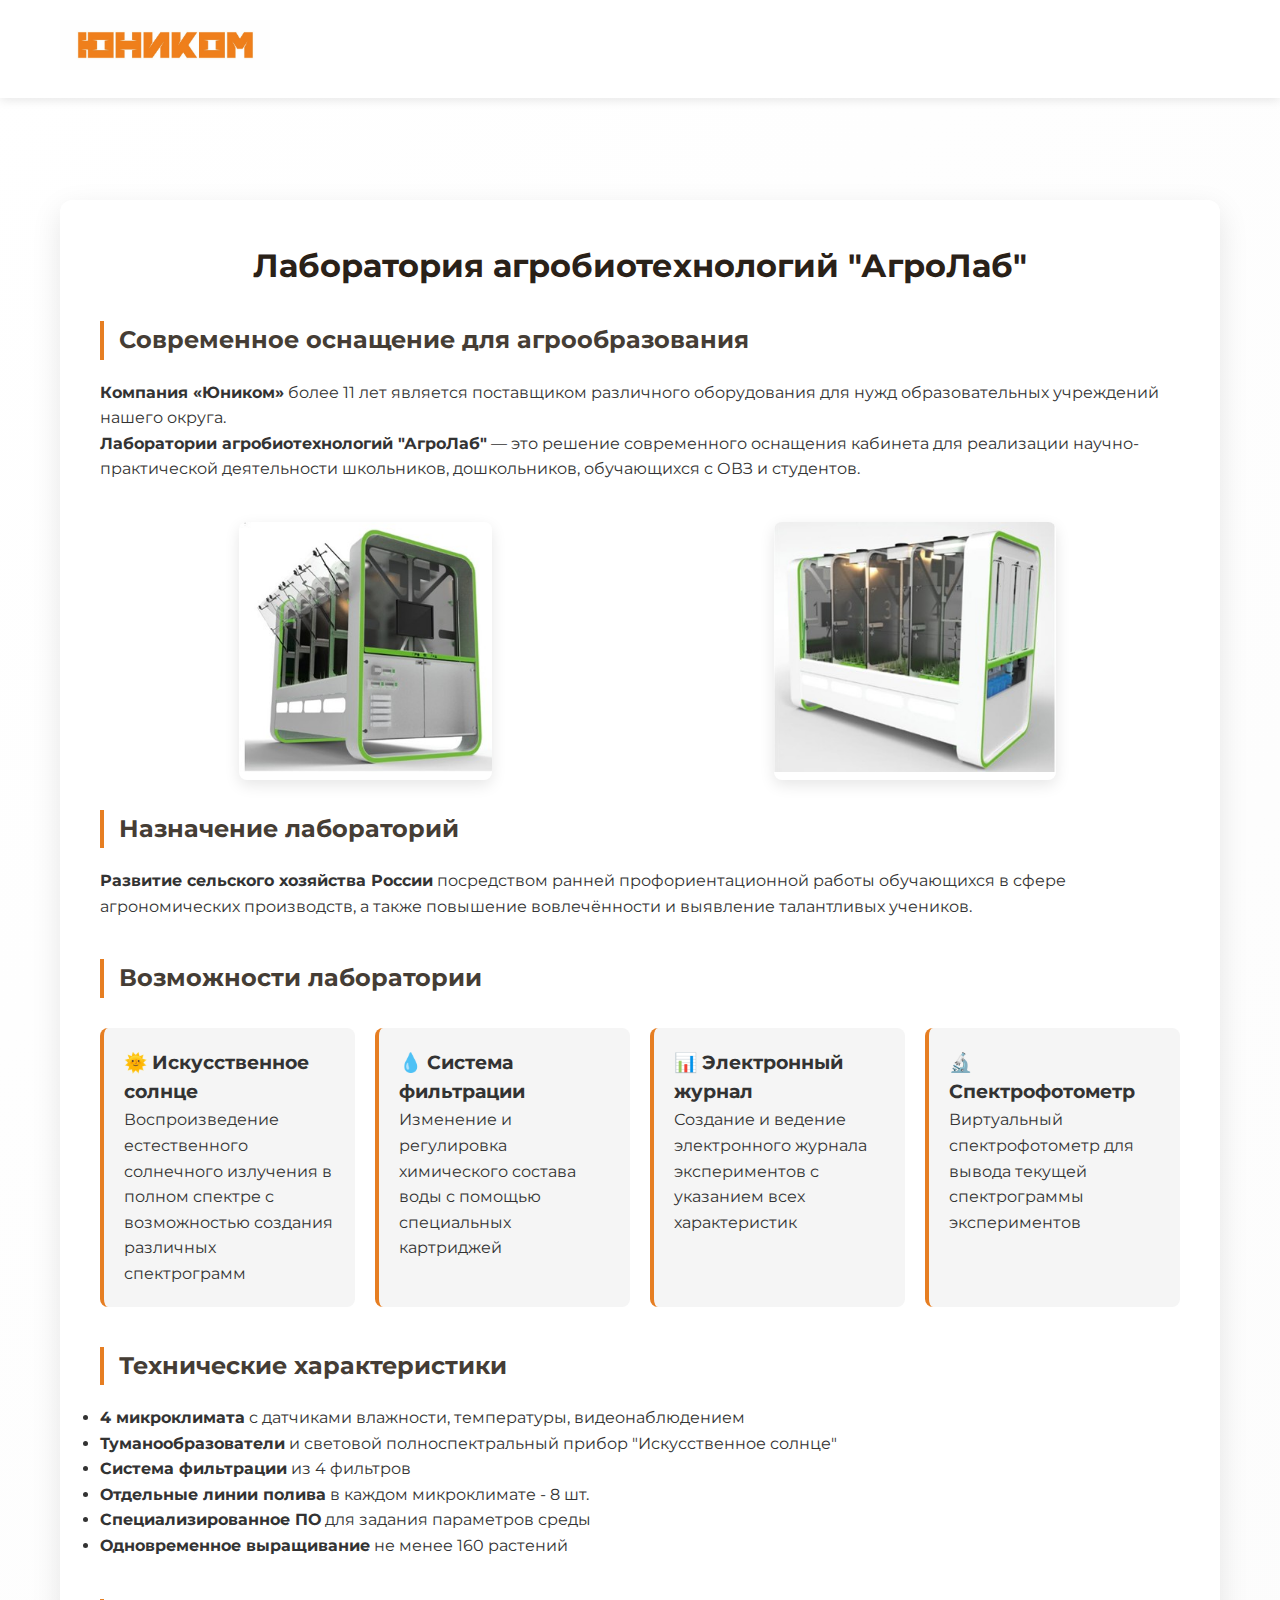
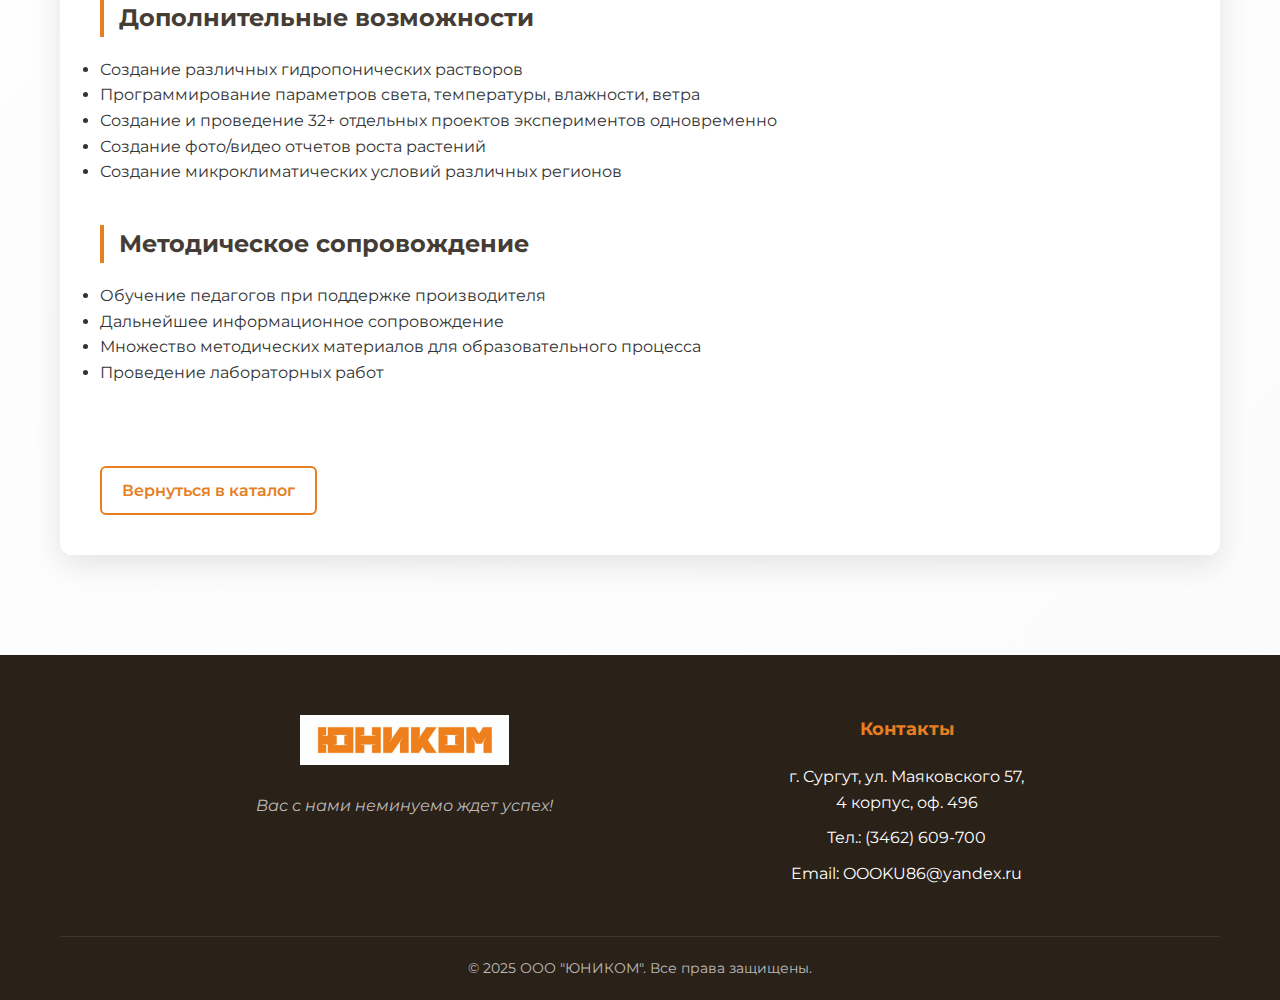
<file: agro-classes.html>
<!DOCTYPE html>
<html lang="ru">
<head>
    <meta charset="UTF-8">
    <meta name="viewport" content="width=device-width, initial-scale=1.0">
    <title>Агроклассы | ООО "ЮНИКОМ"</title>
    <link rel="stylesheet" href="styles/main.css">
    <link rel="stylesheet" href="styles/responsive.css">
    <link rel="preconnect" href="https://fonts.googleapis.com">
    <link rel="preconnect" href="https://fonts.gstatic.com" crossorigin>
    <link href="https://fonts.googleapis.com/css2?family=Montserrat:wght@400;500;600;700&display=swap" rel="stylesheet">
    <style>
        section {
            opacity: 1;
        }

        .product-container {
            max-width: 1200px;
            margin: 100px auto 40px;
            padding: 0 20px;
        }

        .product-content {
            background: white;
            padding: 40px; 
            border-radius: 12px; 
            box-shadow: 0 10px 30px rgba(0,0,0,0.1); 
        }

        .product-title {
            color: var(--primary); 
            margin-bottom: 30px; 
            text-align: center; 
            font-size: 32px; 
        }

        .product-section { 
            margin-bottom: 40px; 
        }

        .product-section h2 { 
            color: var(--secondary); 
            margin-bottom: 20px; 
            font-size: 24px; 
            border-left: 4px solid var(--accent); 
            padding-left: 15px; 
        }

        .product-gallery { 
            display: grid; 
            grid-template-columns: repeat(auto-fit, minmax(300px, 1fr)); 
            gap: 20px; 
            margin: 30px 0;
            place-items: center;
        }

        .product-image { 
            border-radius: 8px; 
            overflow: hidden; 
            box-shadow: 0 5px 15px rgba(0,0,0,0.1); 
        }

        .product-image img { 
            width: 100%; 
            height: 250px; 
            object-fit: cover; 
            transition: transform 0.3s ease; 
        }

        .product-image:hover img { 
            transform: scale(1.05); 
        }

        .specs-table { 
            width: 100%; 
            border-collapse: collapse; 
            margin: 20px 0; 
        }

        .specs-table th, .specs-table td { 
            padding: 12px 15px; 
            text-align: left; 
            border-bottom: 1px solid #eee; 
        }

        .specs-table th { 
            background: var(--gray); 
            color: var(--primary); 
            font-weight: 600; 
        }

        .product-back { 
            display: inline-flex; 
            align-items: center; 
            margin-top: 40px; 
            color: var(--accent);
            text-decoration: none; 
            font-weight: 600; 
            transition: opacity 0.3s; 
            padding: 10px 20px; 
            border: 2px solid var(--accent); 
            border-radius: 6px; 
        }

        .product-back:hover { 
            opacity: 0.8; 
            background: rgba(230, 126, 34, 0.1); 
        }

        .product-features { 
            display: grid; 
            grid-template-columns: repeat(auto-fit, minmax(250px, 1fr)); 
            gap: 20px; 
            margin: 30px 0; 
        }

        .feature-card { 
            background: var(--gray); 
            padding: 20px; 
            border-radius: 8px; 
            border-left: 4px solid var(--accent); 
        }

        @media (max-width: 768px) { 
            .product-content { padding: 25px; } 
            .product-title { font-size: 28px; } 
        }
    </style>
</head>
<body>
    <header class="header">
        <div class="container">
            <div class="header__inner">
                <a href="index.html" class="logo">
                    <img src="images/logo.jpg" alt="ЮНИКОМ">
                </a>
                <div class="burger">
                    <span></span>
                    <span></span>
                    <span></span>
                </div>
            </div>
        </div>
    </header>
    
    <main>
        <section class="section">
            <div class="product-container">
                <div class="product-content">
                    <h1 class="product-title">Лаборатория агробиотехнологий "АгроЛаб"</h1>
                    
                    <div class="product-section">
                        <h2>Современное оснащение для агрообразования</h2>
                        <p><strong>Компания «Юником»</strong> более 11 лет является поставщиком различного оборудования для нужд образовательных учреждений нашего округа.</p>
                        <p><strong>Лаборатории агробиотехнологий "АгроЛаб"</strong> — это решение современного оснащения кабинета для реализации научно-практической деятельности школьников, дошкольников, обучающихся с ОВЗ и студентов.</p>
                    </div>

                    <div class="product-gallery">
                        <div class="product-image">
                            <img src="images/products/agro/agro1.jpg" alt="Агролаборатория">
                        </div>
                        <div class="product-image">
                            <img src="images/products/agro/agro2.jpg" alt="Гидропонная установка">
                        </div>
                    </div>

                    <div class="product-section">
                        <h2>Назначение лабораторий</h2>
                        <p><strong>Развитие сельского хозяйства России</strong> посредством ранней профориентационной работы обучающихся в сфере агрономических производств, а также повышение вовлечённости и выявление талантливых учеников.</p>
                    </div>

                    <div class="product-section">
                        <h2>Возможности лаборатории</h2>
                        <div class="product-features">
                            <div class="feature-card">
                                <h3>🌞 Искусственное солнце</h3>
                                <p>Воспроизведение естественного солнечного излучения в полном спектре с возможностью создания различных спектрограмм</p>
                            </div>
                            
                            <div class="feature-card">
                                <h3>💧 Система фильтрации</h3>
                                <p>Изменение и регулировка химического состава воды с помощью специальных картриджей</p>
                            </div>
                            
                            <div class="feature-card">
                                <h3>📊 Электронный журнал</h3>
                                <p>Создание и ведение электронного журнала экспериментов с указанием всех характеристик</p>
                            </div>

                            <div class="feature-card">
                                <h3>🔬 Спектрофотометр</h3>
                                <p>Виртуальный спектрофотометр для вывода текущей спектрограммы экспериментов</p>
                            </div>
                        </div>
                    </div>

                    <div class="product-section">
                        <h2>Технические характеристики</h2>
                        <ul>
                            <li><strong>4 микроклимата</strong> с датчиками влажности, температуры, видеонаблюдением</li>
                            <li><strong>Туманообразователи</strong> и световой полноспектральный прибор "Искусственное солнце"</li>
                            <li><strong>Система фильтрации</strong> из 4 фильтров</li>
                            <li><strong>Отдельные линии полива</strong> в каждом микроклимате - 8 шт.</li>
                            <li><strong>Специализированное ПО</strong> для задания параметров среды</li>
                            <li><strong>Одновременное выращивание</strong> не менее 160 растений</li>
                        </ul>
                    </div>

                    <div class="product-section">
                        <h2>Дополнительные возможности</h2>
                        <ul>
                            <li>Создание различных гидропонических растворов</li>
                            <li>Программирование параметров света, температуры, влажности, ветра</li>
                            <li>Создание и проведение 32+ отдельных проектов экспериментов одновременно</li>
                            <li>Создание фото/видео отчетов роста растений</li>
                            <li>Создание микроклиматических условий различных регионов</li>
                        </ul>
                    </div>

                    <div class="product-section">
                        <h2>Методическое сопровождение</h2>
                        <ul>
                            <li>Обучение педагогов при поддержке производителя</li>
                            <li>Дальнейшее информационное сопровождение</li>
                            <li>Множество методических материалов для образовательного процесса</li>
                            <li>Проведение лабораторных работ</li>
                        </ul>
                    </div>

                    <a href="index.html#catalog" class="product-back">Вернуться в каталог</a>
                </div>
            </div>
        </section>
    </main>

    <footer class="footer">
        <div class="container">
            <div class="footer__content">
                <div class="footer__logo">
                    <img src="images/logo.jpg" alt="ЮНИКОМ">
                    <p>Вас с нами неминуемо ждет успех!</p>
                </div>
                <div class="footer__contacts">
                    <h4>Контакты</h4>
                    <p>г. Сургут, ул. Маяковского 57,<br>4 корпус, оф. 496</p>
                    <p>Тел.: (3462) 609-700</p>
                    <p>Email: OOOKU86@yandex.ru</p>
                </div>
            </div>
            <div class="footer__bottom">
                <p>&copy; 2025 ООО "ЮНИКОМ". Все права защищены.</p>
            </div>
        </div>
    </footer>

    <script src="scripts/main.js"></script>
</body>
</html>
</file>
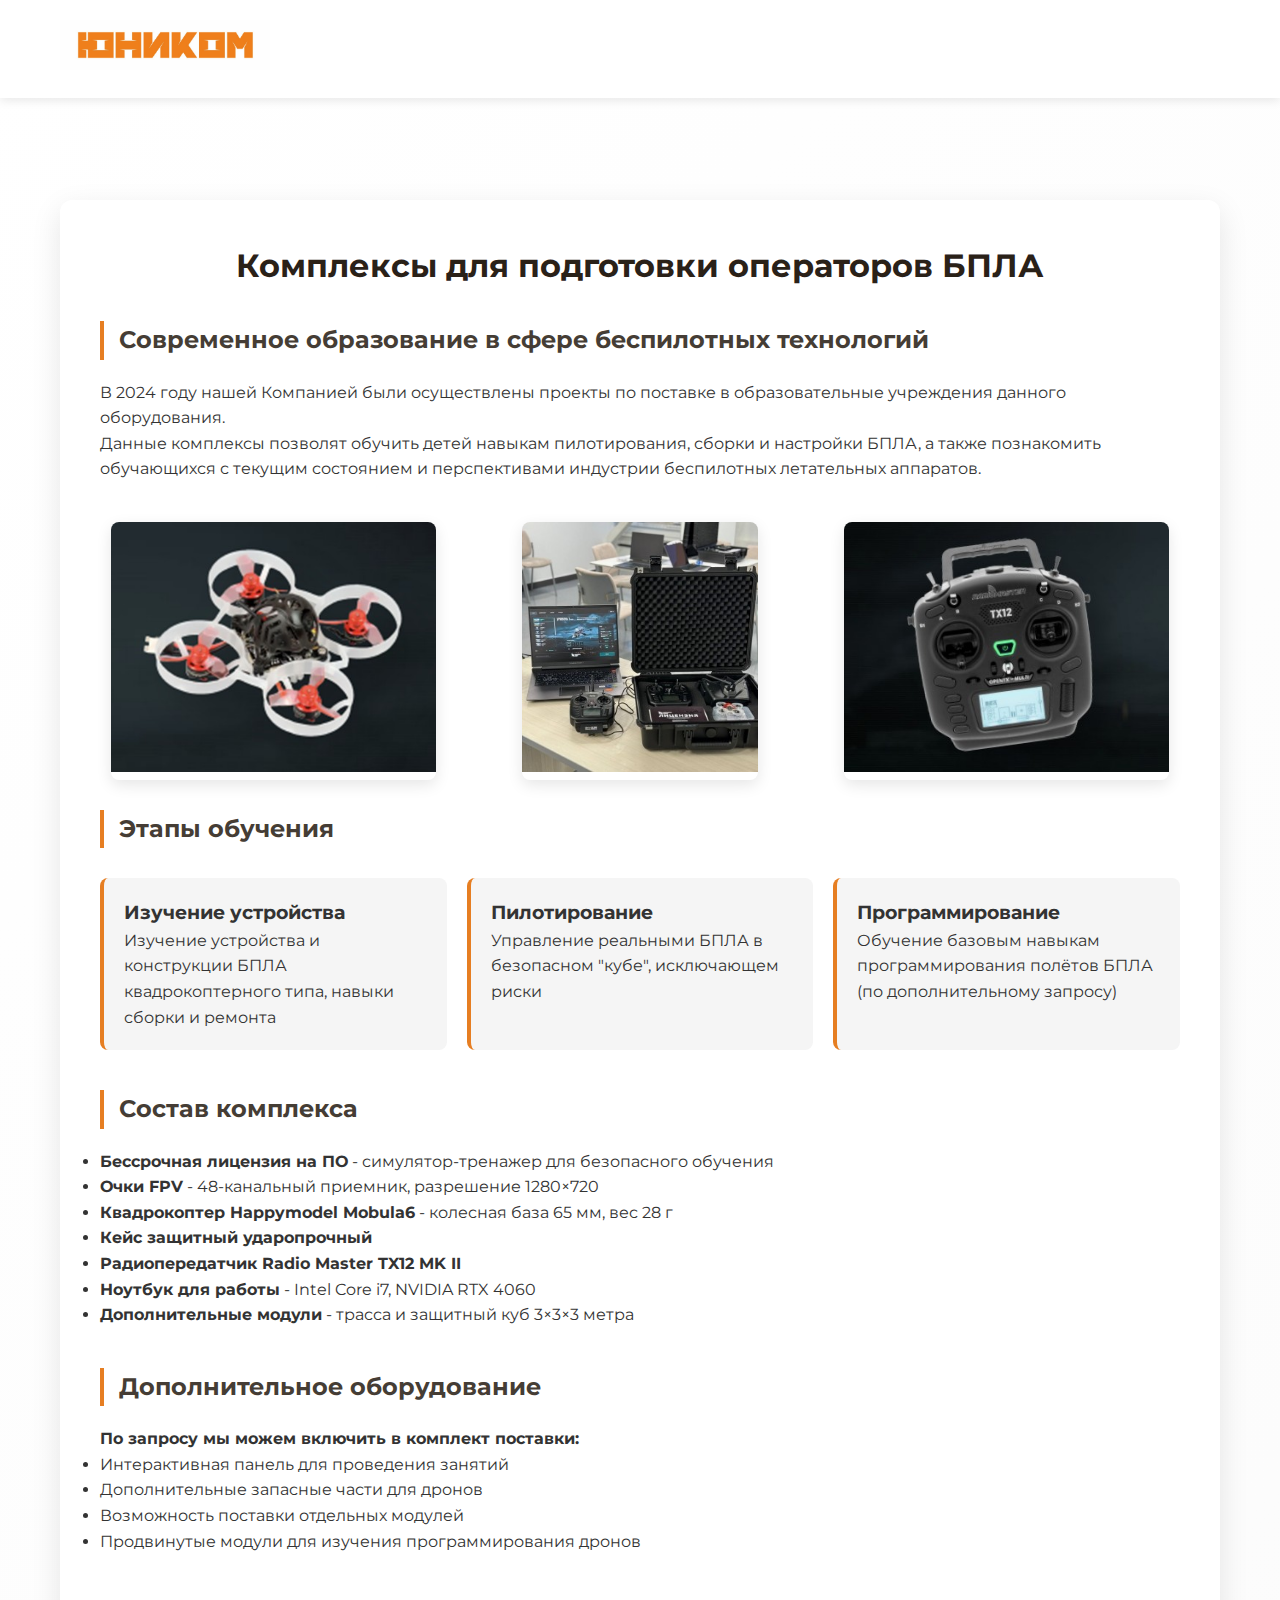
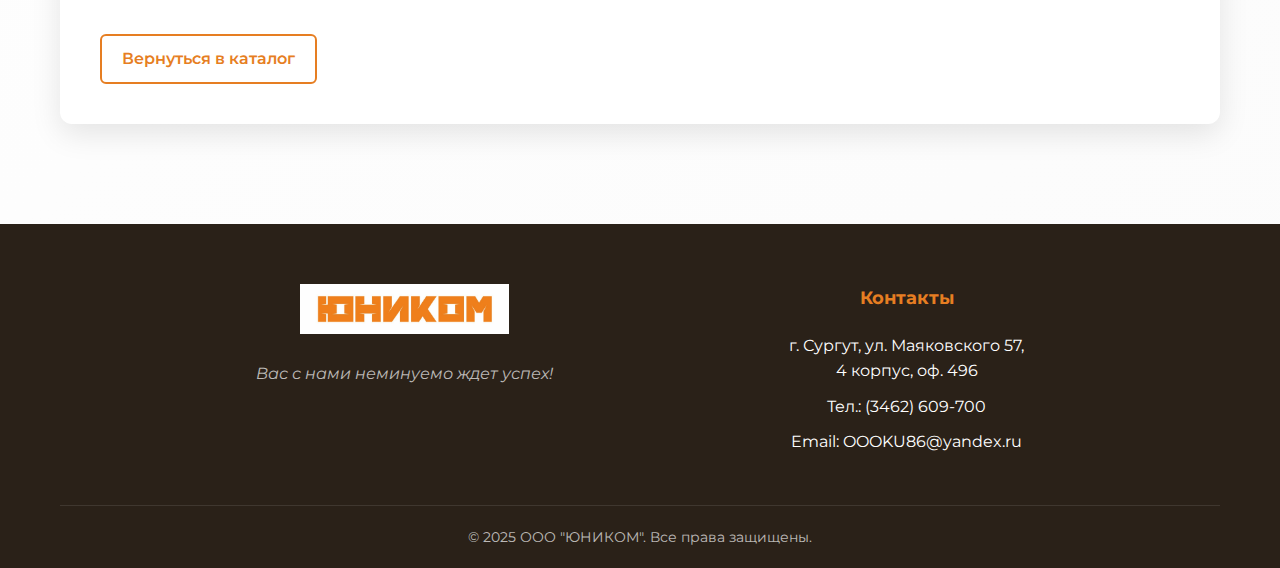
<file: bpla.html>
<!DOCTYPE html>
<html lang="ru">
<head>
    <meta charset="UTF-8">
    <meta name="viewport" content="width=device-width, initial-scale=1.0">
    <title>БПЛА | ООО "ЮНИКОМ"</title>
    <link rel="stylesheet" href="styles/main.css">
    <link rel="stylesheet" href="styles/responsive.css">
    <link rel="preconnect" href="https://fonts.googleapis.com">
    <link rel="preconnect" href="https://fonts.gstatic.com" crossorigin>
    <link href="https://fonts.googleapis.com/css2?family=Montserrat:wght@400;500;600;700&display=swap" rel="stylesheet">
    <style>
        section {
            opacity: 1;
        }

        .product-container {
            max-width: 1200px;
            margin: 100px auto 40px;
            padding: 0 20px;
        }

        .product-content {
            background: white;
            padding: 40px; 
            border-radius: 12px; 
            box-shadow: 0 10px 30px rgba(0,0,0,0.1); 
        }

        .product-title {
            color: var(--primary); 
            margin-bottom: 30px; 
            text-align: center; 
            font-size: 32px; 
        }

        .product-section { 
            margin-bottom: 40px; 
        }

        .product-section h2 { 
            color: var(--secondary); 
            margin-bottom: 20px; 
            font-size: 24px; 
            border-left: 4px solid var(--accent); 
            padding-left: 15px; 
        }

        .product-gallery { 
            display: grid; 
            grid-template-columns: repeat(auto-fit, minmax(300px, 1fr)); 
            gap: 20px; 
            margin: 30px 0;
            place-items: center;
        }

        .product-image { 
            border-radius: 8px; 
            overflow: hidden; 
            box-shadow: 0 5px 15px rgba(0,0,0,0.1); 
        }

        .product-image img { 
            width: 100%; 
            height: 250px; 
            object-fit: cover; 
            transition: transform 0.3s ease; 
        }

        .product-image:hover img { 
            transform: scale(1.05); 
        }

        .specs-table { 
            width: 100%; 
            border-collapse: collapse; 
            margin: 20px 0; 
        }

        .specs-table th, .specs-table td { 
            padding: 12px 15px; 
            text-align: left; 
            border-bottom: 1px solid #eee; 
        }

        .specs-table th { 
            background: var(--gray); 
            color: var(--primary); 
            font-weight: 600; 
        }

        .product-back { 
            display: inline-flex; 
            align-items: center; 
            margin-top: 40px; 
            color: var(--accent);
            text-decoration: none; 
            font-weight: 600; 
            transition: opacity 0.3s; 
            padding: 10px 20px; 
            border: 2px solid var(--accent); 
            border-radius: 6px; 
        }

        .product-back:hover { 
            opacity: 0.8; 
            background: rgba(230, 126, 34, 0.1); 
        }

        .product-features { 
            display: grid; 
            grid-template-columns: repeat(auto-fit, minmax(250px, 1fr)); 
            gap: 20px; 
            margin: 30px 0; 
        }

        .feature-card { 
            background: var(--gray); 
            padding: 20px; 
            border-radius: 8px; 
            border-left: 4px solid var(--accent); 
        }

        @media (max-width: 768px) { 
            .product-content { padding: 25px; } 
            .product-title { font-size: 28px; } 
        }
    </style>
</head>
<body>
    <header class="header">
        <div class="container">
            <div class="header__inner">
                <a href="index.html" class="logo">
                    <img src="images/logo.jpg" alt="ЮНИКОМ">
                </a>
                <div class="burger">
                    <span></span>
                    <span></span>
                    <span></span>
                </div>
            </div>
        </div>
    </header>
    
    <main>
        <section class="section">
            <div class="product-container">
                <div class="product-content">
                    <h1 class="product-title">Комплексы для подготовки операторов БПЛА</h1>
                    
                    <div class="product-section">
                        <h2>Современное образование в сфере беспилотных технологий</h2>
                        <p>В 2024 году нашей Компанией были осуществлены проекты по поставке в образовательные учреждения данного оборудования.</p>
                        <p>Данные комплексы позволят обучить детей навыкам пилотирования, сборки и настройки БПЛА, а также познакомить обучающихся с текущим состоянием и перспективами индустрии беспилотных летательных аппаратов.</p>
                    </div>

                    <div class="product-gallery">
                        <div class="product-image">
                            <img src="images/products/bpla/drone1.jpg" alt="БПЛА комплекс">
                        </div>
                        <div class="product-image">
                            <img src="images/products/bpla/drone2.jpg" alt="Квадрокоптер">
                        </div>
                        <div class="product-image">
                            <img src="images/products/bpla/drone3.jpg" alt="Обучение пилотированию">
                        </div>
                    </div>

                    <div class="product-section">
                        <h2>Этапы обучения</h2>
                        <div class="product-features">
                            <div class="feature-card">
                                <h3>Изучение устройства</h3>
                                <p>Изучение устройства и конструкции БПЛА квадрокоптерного типа, навыки сборки и ремонта</p>
                            </div>
                            
                            <div class="feature-card">
                                <h3>Пилотирование</h3>
                                <p>Управление реальными БПЛА в безопасном "кубе", исключающем риски</p>
                            </div>
                            
                            <div class="feature-card">
                                <h3>Программирование</h3>
                                <p>Обучение базовым навыкам программирования полётов БПЛА (по дополнительному запросу)</p>
                            </div>
                        </div>
                    </div>

                    <div class="product-section">
                        <h2>Состав комплекса</h2>
                        <ul>
                            <li><strong>Бессрочная лицензия на ПО</strong> - симулятор-тренажер для безопасного обучения</li>
                            <li><strong>Очки FPV</strong> - 48-канальный приемник, разрешение 1280×720</li>
                            <li><strong>Квадрокоптер Happymodel Mobula6</strong> - колесная база 65 мм, вес 28 г</li>
                            <li><strong>Кейс защитный ударопрочный</strong></li>
                            <li><strong>Радиопередатчик Radio Master TX12 MK II</strong></li>
                            <li><strong>Ноутбук для работы</strong> - Intel Core i7, NVIDIA RTX 4060</li>
                            <li><strong>Дополнительные модули</strong> - трасса и защитный куб 3×3×3 метра</li>
                        </ul>
                    </div>

                    <div class="product-section">
                        <h2>Дополнительное оборудование</h2>
                        <p><strong>По запросу мы можем включить в комплект поставки:</strong></p>
                        <ul>
                            <li>Интерактивная панель для проведения занятий</li>
                            <li>Дополнительные запасные части для дронов</li>
                            <li>Возможность поставки отдельных модулей</li>
                            <li>Продвинутые модули для изучения программирования дронов</li>
                        </ul>
                    </div>

                    <a href="index.html#catalog" class="product-back">Вернуться в каталог</a>
                </div>
            </div>
        </section>
    </main>

    <footer class="footer">
        <div class="container">
            <div class="footer__content">
                <div class="footer__logo">
                    <img src="images/logo.jpg" alt="ЮНИКОМ">
                    <p>Вас с нами неминуемо ждет успех!</p>
                </div>
                <div class="footer__contacts">
                    <h4>Контакты</h4>
                    <p>г. Сургут, ул. Маяковского 57,<br>4 корпус, оф. 496</p>
                    <p>Тел.: (3462) 609-700</p>
                    <p>Email: OOOKU86@yandex.ru</p>
                </div>
            </div>
            <div class="footer__bottom">
                <p>&copy; 2025 ООО "ЮНИКОМ". Все права защищены.</p>
            </div>
        </div>
    </footer>

    <script src="scripts/main.js"></script>
</body>
</html>
</file>
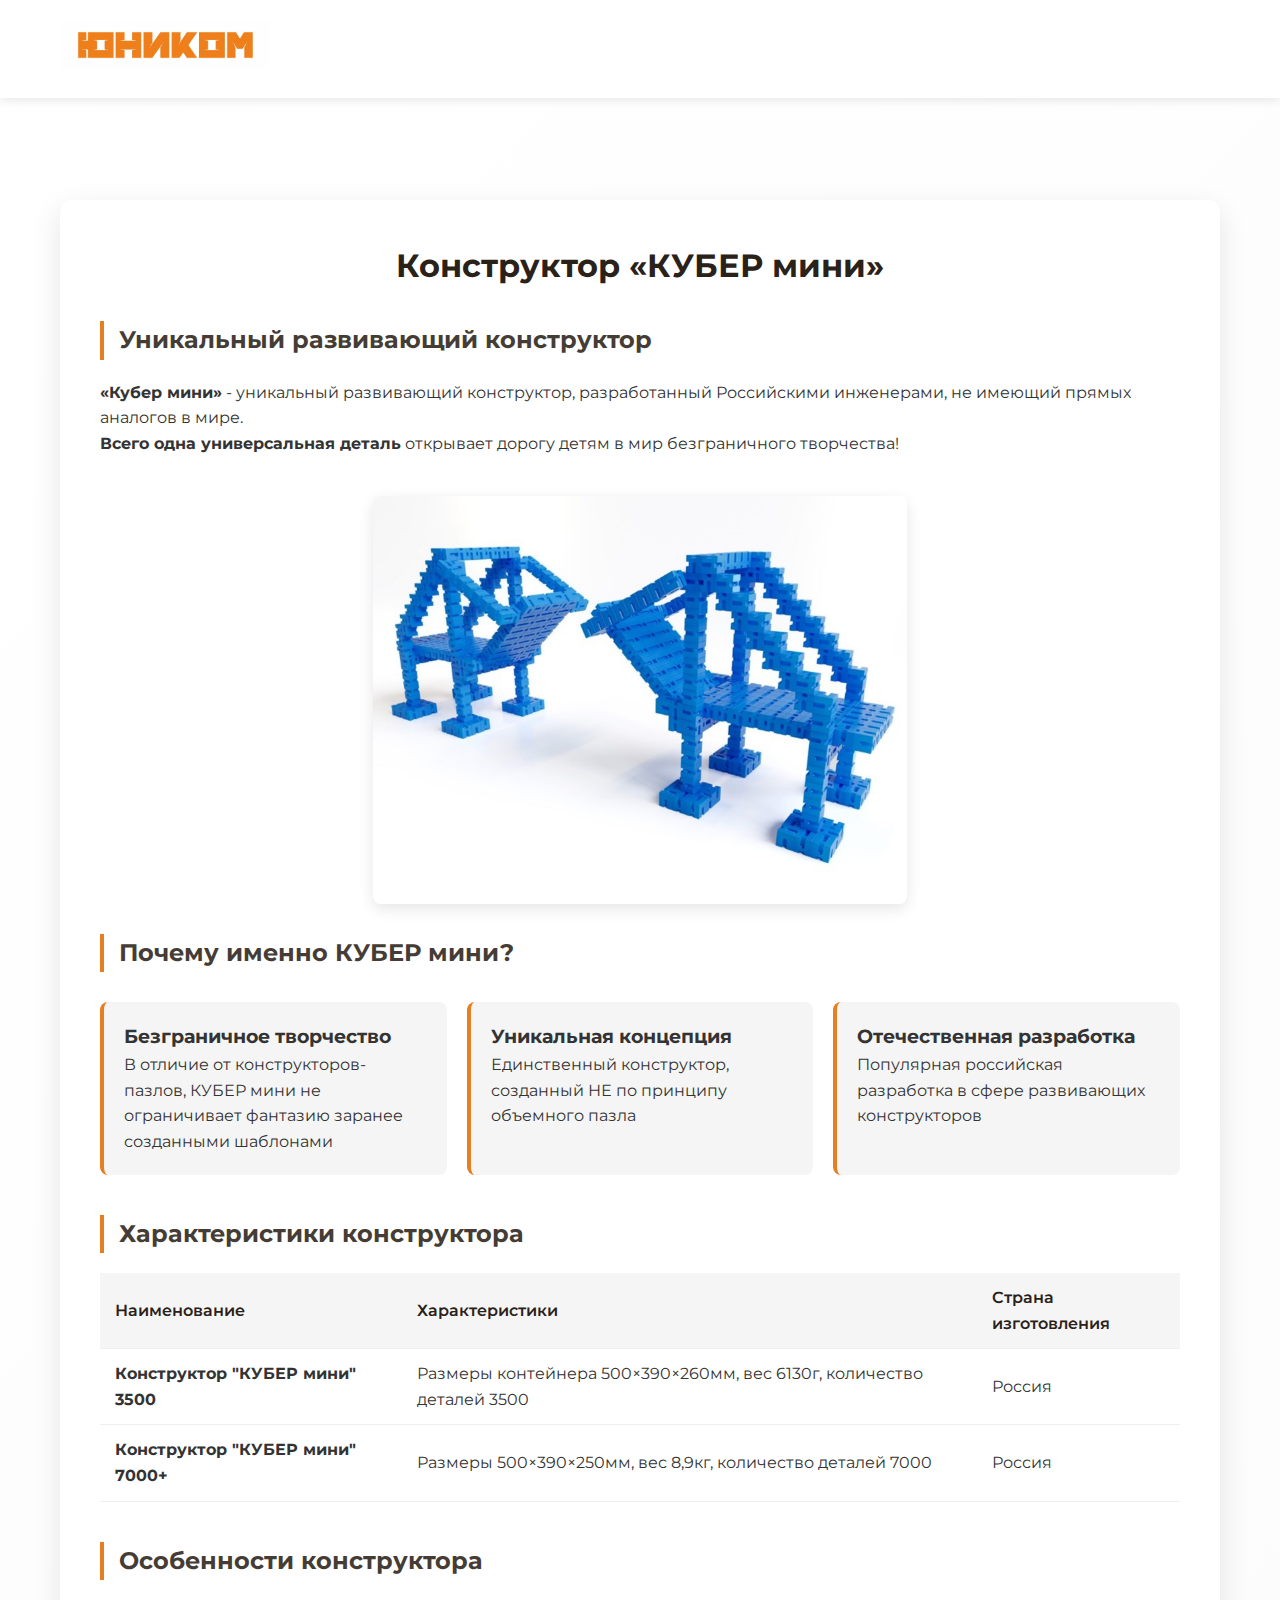
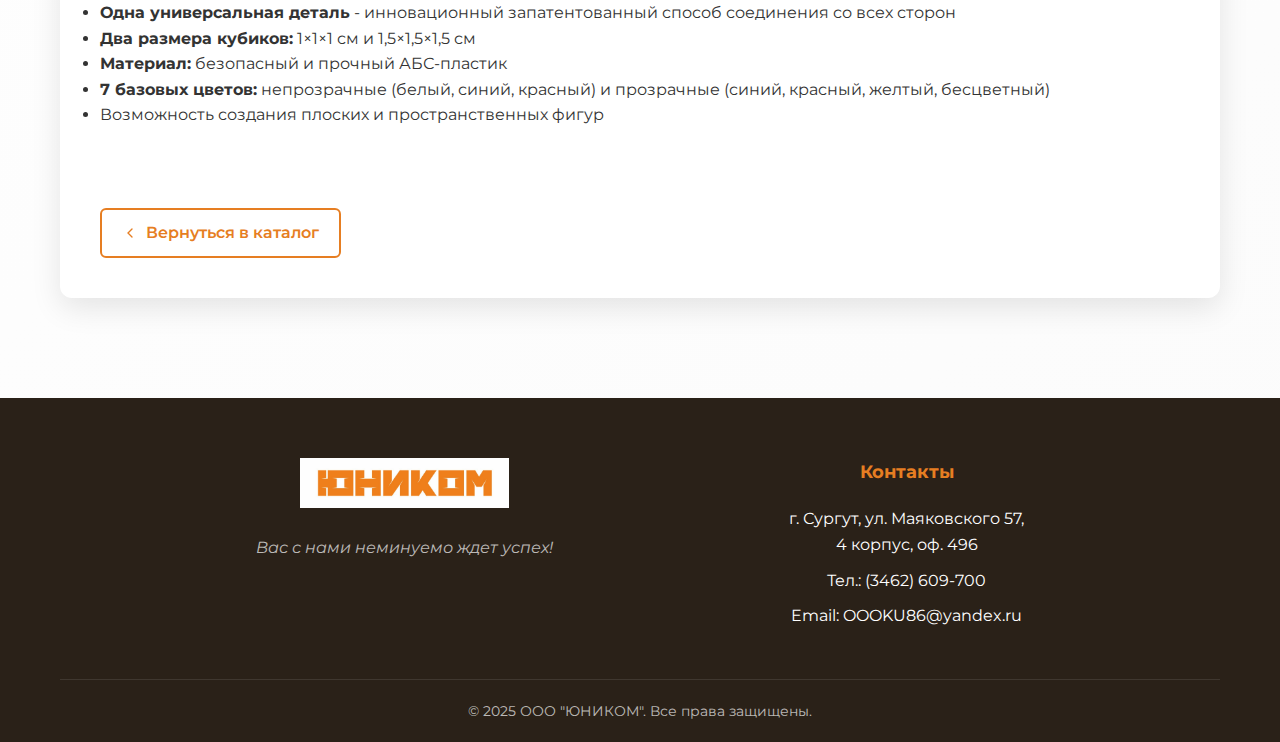
<file: constructors.html>
<!DOCTYPE html>
<html lang="ru">
<head>
    <meta charset="UTF-8">
    <meta name="viewport" content="width=device-width, initial-scale=1.0">
    <title>Конструкторы КУБЕР мини | ООО "ЮНИКОМ"</title>
    <link rel="stylesheet" href="styles/main.css">
    <link rel="stylesheet" href="styles/responsive.css">
    <link rel="preconnect" href="https://fonts.googleapis.com">
    <link rel="preconnect" href="https://fonts.gstatic.com" crossorigin>
    <link href="https://fonts.googleapis.com/css2?family=Montserrat:wght@400;500;600;700&display=swap" rel="stylesheet">
    <style>
        section {
            opacity: 1;
        }

        .product-container {
            max-width: 1200px;
            margin: 100px auto 40px;
            padding: 0 20px;
        }

        .product-content {
            background: white;
            padding: 40px; 
            border-radius: 12px; 
            box-shadow: 0 10px 30px rgba(0,0,0,0.1); 
        }

        .product-title {
            color: var(--primary); 
            margin-bottom: 30px; 
            text-align: center; 
            font-size: 32px; 
        }

        .product-section { 
            margin-bottom: 40px; 
        }

        .product-section h2 { 
            color: var(--secondary); 
            margin-bottom: 20px; 
            font-size: 24px; 
            border-left: 4px solid var(--accent); 
            padding-left: 15px; 
        }

        .product-gallery { 
            display: grid; 
            grid-template-columns: repeat(auto-fit, minmax(300px, 1fr)); 
            gap: 20px; 
            margin: 30px 0;
            place-items: center;
        }

        .product-image { 
            border-radius: 8px; 
            overflow: hidden; 
            box-shadow: 0 5px 15px rgba(0,0,0,0.1); 
        }

        .product-image img { 
            width: 100%; 
            height: 400px; 
            object-fit: cover; 
            transition: transform 0.3s ease; 
        }

        .product-image:hover img { 
            transform: scale(1.05); 
        }

        .specs-table { 
            width: 100%; 
            border-collapse: collapse; 
            margin: 20px 0; 
        }

        .specs-table th, .specs-table td { 
            padding: 12px 15px; 
            text-align: left; 
            border-bottom: 1px solid #eee; 
        }

        .specs-table th { 
            background: var(--gray); 
            color: var(--primary); 
            font-weight: 600; 
        }

        .product-back { 
            display: inline-flex; 
            align-items: center; 
            margin-top: 40px; 
            color: var(--accent);
            text-decoration: none; 
            font-weight: 600; 
            transition: opacity 0.3s; 
            padding: 10px 20px; 
            border: 2px solid var(--accent); 
            border-radius: 6px; 
        }

        .product-back:hover { 
            opacity: 0.8; 
            background: rgba(230, 126, 34, 0.1); 
        }

        .product-features { 
            display: grid; 
            grid-template-columns: repeat(auto-fit, minmax(250px, 1fr)); 
            gap: 20px; 
            margin: 30px 0; 
        }

        .feature-card { 
            background: var(--gray); 
            padding: 20px; 
            border-radius: 8px; 
            border-left: 4px solid var(--accent); 
        }

        @media (max-width: 768px) { 
            .product-content { padding: 25px; } 
            .product-title { font-size: 28px; } 
        }
    </style>
</head>
<body>
    <header class="header">
        <div class="container">
            <div class="header__inner">
                <a href="index.html" class="logo">
                    <img src="images/logo.jpg" alt="ЮНИКОМ">
                </a>
                <div class="burger">
                    <span></span>
                    <span></span>
                    <span></span>
                </div>
            </div>
        </div>
    </header>

    <main>
        <section class="section">
            <div class="product-container">
                <div class="product-content">
                    <h1 class="product-title">Конструктор «КУБЕР мини»</h1>
                    
                    <div class="product-section">
                        <h2>Уникальный развивающий конструктор</h2>
                        <p><strong>«Кубер мини»</strong> - уникальный развивающий конструктор, разработанный Российскими инженерами, не имеющий прямых аналогов в мире.</p>
                        <p><strong>Всего одна универсальная деталь</strong> открывает дорогу детям в мир безграничного творчества!</p>
                    </div>

                    <div class="product-gallery">
                        <div class="product-image">
                            <img src="images/products/constructors/kuber1.jpg" alt="КУБЕР мини детали">
                        </div>
                    </div>

                    <div class="product-section">
                        <h2>Почему именно КУБЕР мини?</h2>
                        <div class="product-features">
                            <div class="feature-card">
                                <h3>Безграничное творчество</h3>
                                <p>В отличие от конструкторов-пазлов, КУБЕР мини не ограничивает фантазию заранее созданными шаблонами</p>
                            </div>
                            
                            <div class="feature-card">
                                <h3>Уникальная концепция</h3>
                                <p>Единственный конструктор, созданный НЕ по принципу объемного пазла</p>
                            </div>
                            
                            <div class="feature-card">
                                <h3>Отечественная разработка</h3>
                                <p>Популярная российская разработка в сфере развивающих конструкторов</p>
                            </div>
                        </div>
                    </div>

                    <div class="product-section">
                        <h2>Характеристики конструктора</h2>
                        <table class="specs-table">
                            <thead>
                                <tr>
                                    <th>Наименование</th>
                                    <th>Характеристики</th>
                                    <th>Страна изготовления</th>
                                </tr>
                            </thead>
                            <tbody>
                                <tr>
                                    <td><strong>Конструктор "КУБЕР мини" 3500</strong></td>
                                    <td>Размеры контейнера 500×390×260мм, вес 6130г, количество деталей 3500</td>
                                    <td>Россия</td>
                                </tr>
                                <tr>
                                    <td><strong>Конструктор "КУБЕР мини" 7000+</strong></td>
                                    <td>Размеры 500×390×250мм, вес 8,9кг, количество деталей 7000</td>
                                    <td>Россия</td>
                                </tr>
                            </tbody>
                        </table>
                    </div>

                    <div class="product-section">
                        <h2>Особенности конструктора</h2>
                        <ul>
                            <li><strong>Одна универсальная деталь</strong> - инновационный запатентованный способ соединения со всех сторон</li>
                            <li><strong>Два размера кубиков:</strong> 1×1×1 см и 1,5×1,5×1,5 см</li>
                            <li><strong>Материал:</strong> безопасный и прочный АБС-пластик</li>
                            <li><strong>7 базовых цветов:</strong> непрозрачные (белый, синий, красный) и прозрачные (синий, красный, желтый, бесцветный)</li>
                            <li>Возможность создания плоских и пространственных фигур</li>
                        </ul>
                    </div>

                    <a href="index.html#catalog" class="product-back">
                        <svg width="16" height="16" viewBox="0 0 24 24" fill="none" xmlns="http://www.w3.org/2000/svg" style="vertical-align: middle; margin-right: 8px;">
                            <path d="M15 18L9 12L15 6" stroke="currentColor" stroke-width="2" stroke-linecap="round"/>
                        </svg>
                        Вернуться в каталог
                    </a>
                </div>
            </div>
        </section>
    </main>

    <footer class="footer">
        <div class="container">
            <div class="footer__content">
                <div class="footer__logo">
                    <img src="images/logo.jpg" alt="ЮНИКОМ">
                    <p>Вас с нами неминуемо ждет успех!</p>
                </div>
                <div class="footer__contacts">
                    <h4>Контакты</h4>
                    <p>г. Сургут, ул. Маяковского 57,<br>4 корпус, оф. 496</p>
                    <p>Тел.: (3462) 609-700</p>
                    <p>Email: OOOKU86@yandex.ru</p>
                </div>
            </div>
            <div class="footer__bottom">
                <p>&copy; 2025 ООО "ЮНИКОМ". Все права защищены.</p>
            </div>
        </div>
    </footer>

    <script src="scripts/main.js"></script>
</body>
</html>
</file>
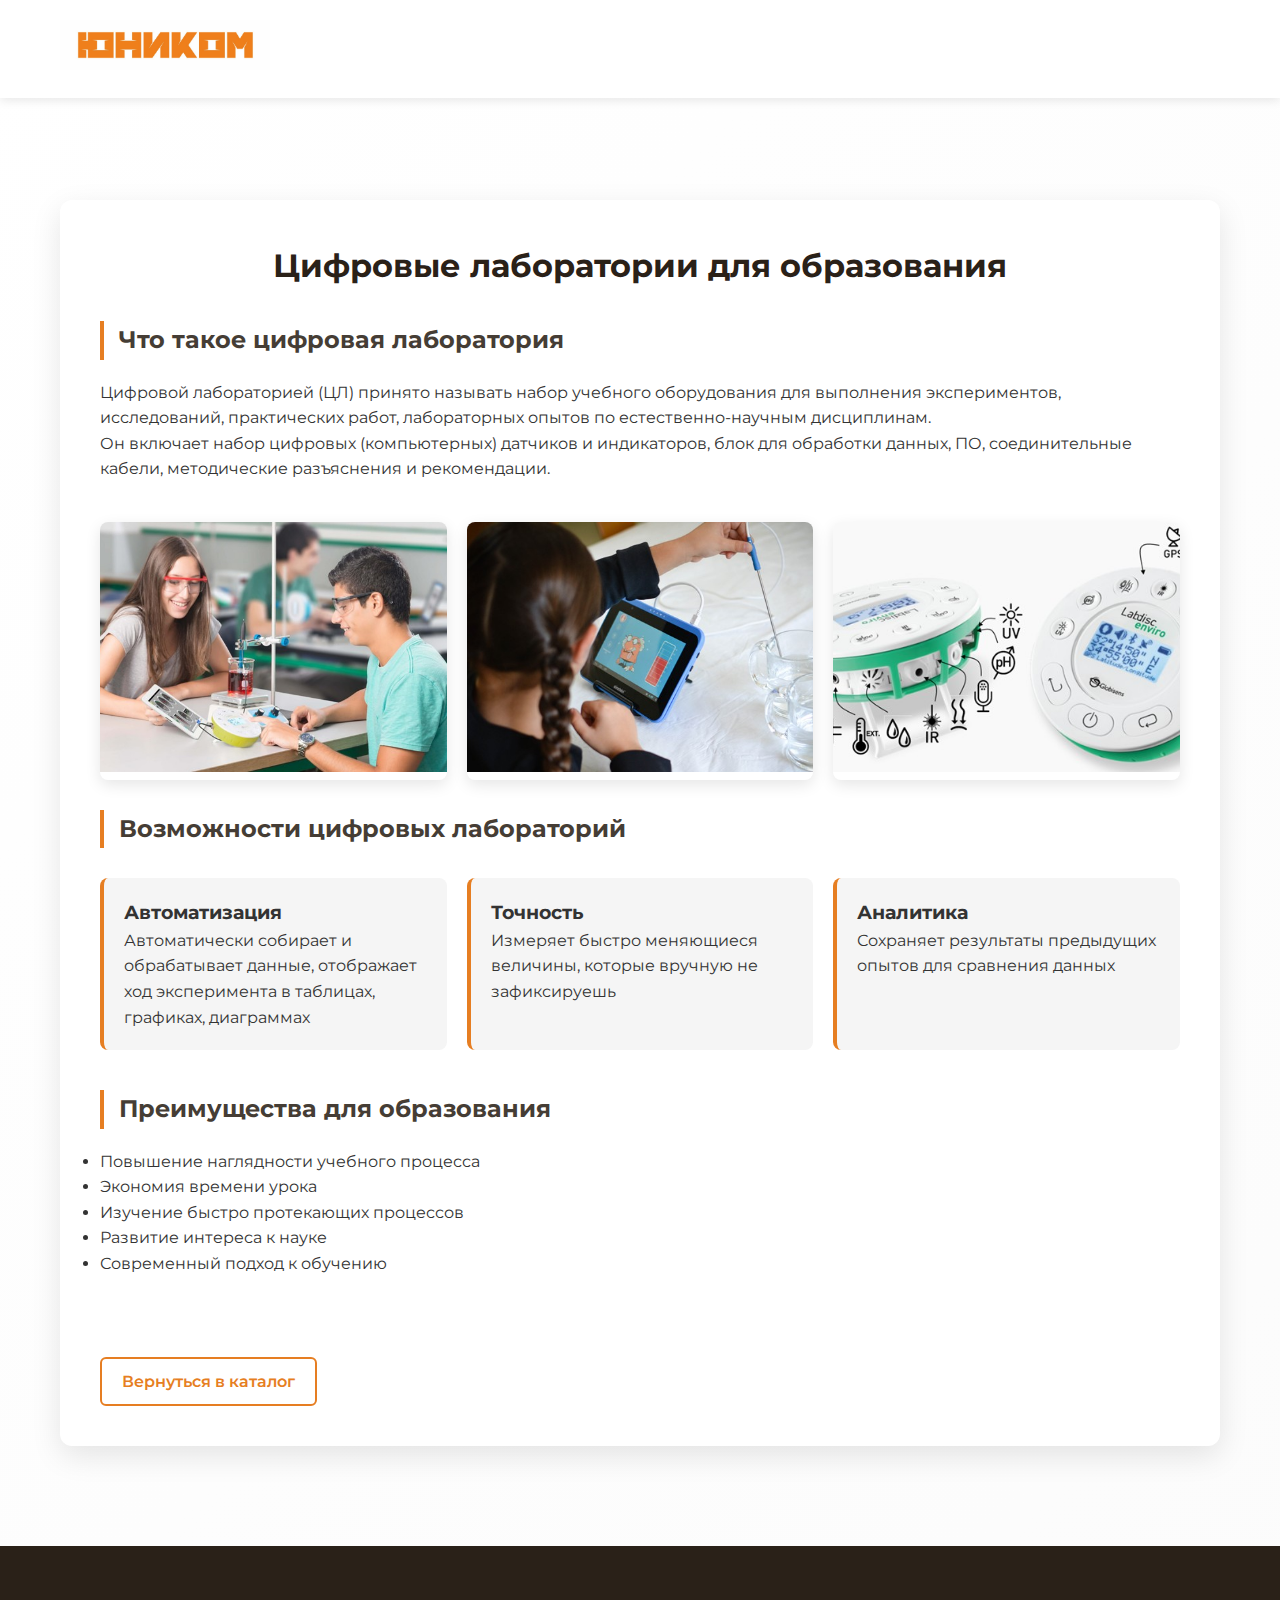
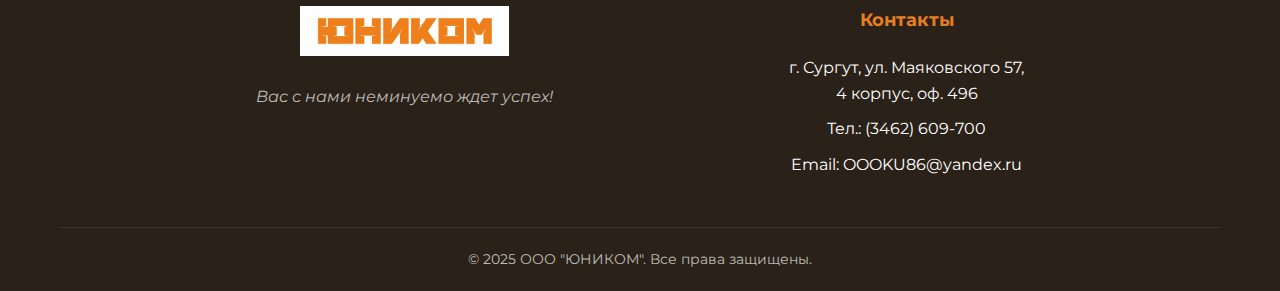
<file: digital-labs.html>
<!DOCTYPE html>
<html lang="ru">
<head>
    <meta charset="UTF-8">
    <meta name="viewport" content="width=device-width, initial-scale=1.0">
    <title>Цифровые лаборатории | ООО "ЮНИКОМ"</title>
    <link rel="stylesheet" href="styles/main.css">
    <link rel="stylesheet" href="styles/responsive.css">
    <link rel="preconnect" href="https://fonts.googleapis.com">
    <link rel="preconnect" href="https://fonts.gstatic.com" crossorigin>
    <link href="https://fonts.googleapis.com/css2?family=Montserrat:wght@400;500;600;700&display=swap" rel="stylesheet">
    <style>
        section {
            opacity: 1;
        }
        .product-container {
            max-width: 1200px;
            margin: 100px auto 40px;
            padding: 0 20px;
        }
        
        .product-content {
            background: white;
            padding: 40px;
            border-radius: 12px;
            box-shadow: 0 10px 30px rgba(0,0,0,0.1);
        }
        
        .product-title {
            color: var(--primary);
            margin-bottom: 30px;
            text-align: center;
            font-size: 32px;
        }
        
        .product-section {
            margin-bottom: 40px;
        }
        
        .product-section h2 {
            color: var(--secondary);
            margin-bottom: 20px;
            font-size: 24px;
            border-left: 4px solid var(--accent);
            padding-left: 15px;
        }
        
        .product-gallery {
            display: grid;
            grid-template-columns: repeat(auto-fit, minmax(300px, 1fr));
            gap: 20px;
            margin: 30px 0;
        }
        
        .product-image {
            border-radius: 8px;
            overflow: hidden;
            box-shadow: 0 5px 15px rgba(0,0,0,0.1);
        }
        
        .product-image img {
            width: 100%;
            height: 250px;
            object-fit: cover;
            transition: transform 0.3s ease;
        }
        
        .product-image:hover img {
            transform: scale(1.05);
        }
        
        .specs-table {
            width: 100%;
            border-collapse: collapse;
            margin: 20px 0;
        }
        
        .specs-table th, .specs-table td {
            padding: 12px 15px;
            text-align: left;
            border-bottom: 1px solid #eee;
        }
        
        .specs-table th {
            background: var(--gray);
            color: var(--primary);
            font-weight: 600;
        }
        
        .product-back {
            display: inline-flex;
            align-items: center;
            margin-top: 40px;
            color: var(--accent);
            text-decoration: none;
            font-weight: 600;
            transition: opacity 0.3s;
            padding: 10px 20px;
            border: 2px solid var(--accent);
            border-radius: 6px;
        }
        
        .product-back:hover {
            opacity: 0.8;
            background: rgba(230, 126, 34, 0.1);
        }
        
        .product-features {
            display: grid;
            grid-template-columns: repeat(auto-fit, minmax(250px, 1fr));
            gap: 20px;
            margin: 30px 0;
        }
        
        .feature-card {
            background: var(--gray);
            padding: 20px;
            border-radius: 8px;
            border-left: 4px solid var(--accent);
        }
        
        @media (max-width: 768px) {
            .product-content {
                padding: 25px;
            }
            
            .product-title {
                font-size: 28px;
            }
        }
    </style>
</head>
<body>
    <header class="header">
        <div class="container">
            <div class="header__inner">
                <a href="index.html" class="logo">
                    <img src="images/logo.jpg" alt="ЮНИКОМ">
                </a>
                <div class="burger">
                    <span></span>
                    <span></span>
                    <span></span>
                </div>
            </div>
        </div>
    </header>
    
    <main>
        <section class="section">
            <div class="product-container">
                <div class="product-content">
                    <h1 class="product-title">Цифровые лаборатории для образования</h1>
                    
                    <div class="product-section">
                        <h2>Что такое цифровая лаборатория</h2>
                        <p>Цифровой лабораторией (ЦЛ) принято называть набор учебного оборудования для выполнения экспериментов, исследований, практических работ, лабораторных опытов по естественно-научным дисциплинам.</p>
                        <p>Он включает набор цифровых (компьютерных) датчиков и индикаторов, блок для обработки данных, ПО, соединительные кабели, методические разъяснения и рекомендации.</p>
                    </div>

                    <div class="product-gallery">
                        <div class="product-image">
                            <img src="images/products/digital-labs/lab1.jpg" alt="Цифровая лаборатория">
                        </div>
                        <div class="product-image">
                            <img src="images/products/digital-labs/lab2.jpg" alt="Эксперименты">
                        </div>
                        <div class="product-image">
                            <img src="images/products/digital-labs/lab3.jpg" alt="Датчики">
                        </div>
                    </div>

                    <div class="product-section">
                        <h2>Возможности цифровых лабораторий</h2>
                        <div class="product-features">
                            <div class="feature-card">
                                <h3>Автоматизация</h3>
                                <p>Автоматически собирает и обрабатывает данные, отображает ход эксперимента в таблицах, графиках, диаграммах</p>
                            </div>
                            
                            <div class="feature-card">
                                <h3>Точность</h3>
                                <p>Измеряет быстро меняющиеся величины, которые вручную не зафиксируешь</p>
                            </div>
                            
                            <div class="feature-card">
                                <h3>Аналитика</h3>
                                <p>Сохраняет результаты предыдущих опытов для сравнения данных</p>
                            </div>
                        </div>
                    </div>

                    <div class="product-section">
                        <h2>Преимущества для образования</h2>
                        <ul>
                            <li>Повышение наглядности учебного процесса</li>
                            <li>Экономия времени урока</li>
                            <li>Изучение быстро протекающих процессов</li>
                            <li>Развитие интереса к науке</li>
                            <li>Современный подход к обучению</li>
                        </ul>
                    </div>

                    <a href="index.html#catalog" class="product-back">Вернуться в каталог</a>
                </div>
            </div>
        </section>
    </main>

    <footer class="footer">
        <div class="container">
            <div class="footer__content">
                <div class="footer__logo">
                    <img src="images/logo.jpg" alt="ЮНИКОМ">
                    <p>Вас с нами неминуемо ждет успех!</p>
                </div>
                <div class="footer__contacts">
                    <h4>Контакты</h4>
                    <p>г. Сургут, ул. Маяковского 57,<br>4 корпус, оф. 496</p>
                    <p>Тел.: (3462) 609-700</p>
                    <p>Email: OOOKU86@yandex.ru</p>
                </div>
            </div>
            <div class="footer__bottom">
                <p>&copy; 2025 ООО "ЮНИКОМ". Все права защищены.</p>
            </div>
        </div>
    </footer>

    <script src="scripts/main.js"></script>
</body>
</html>
</file>
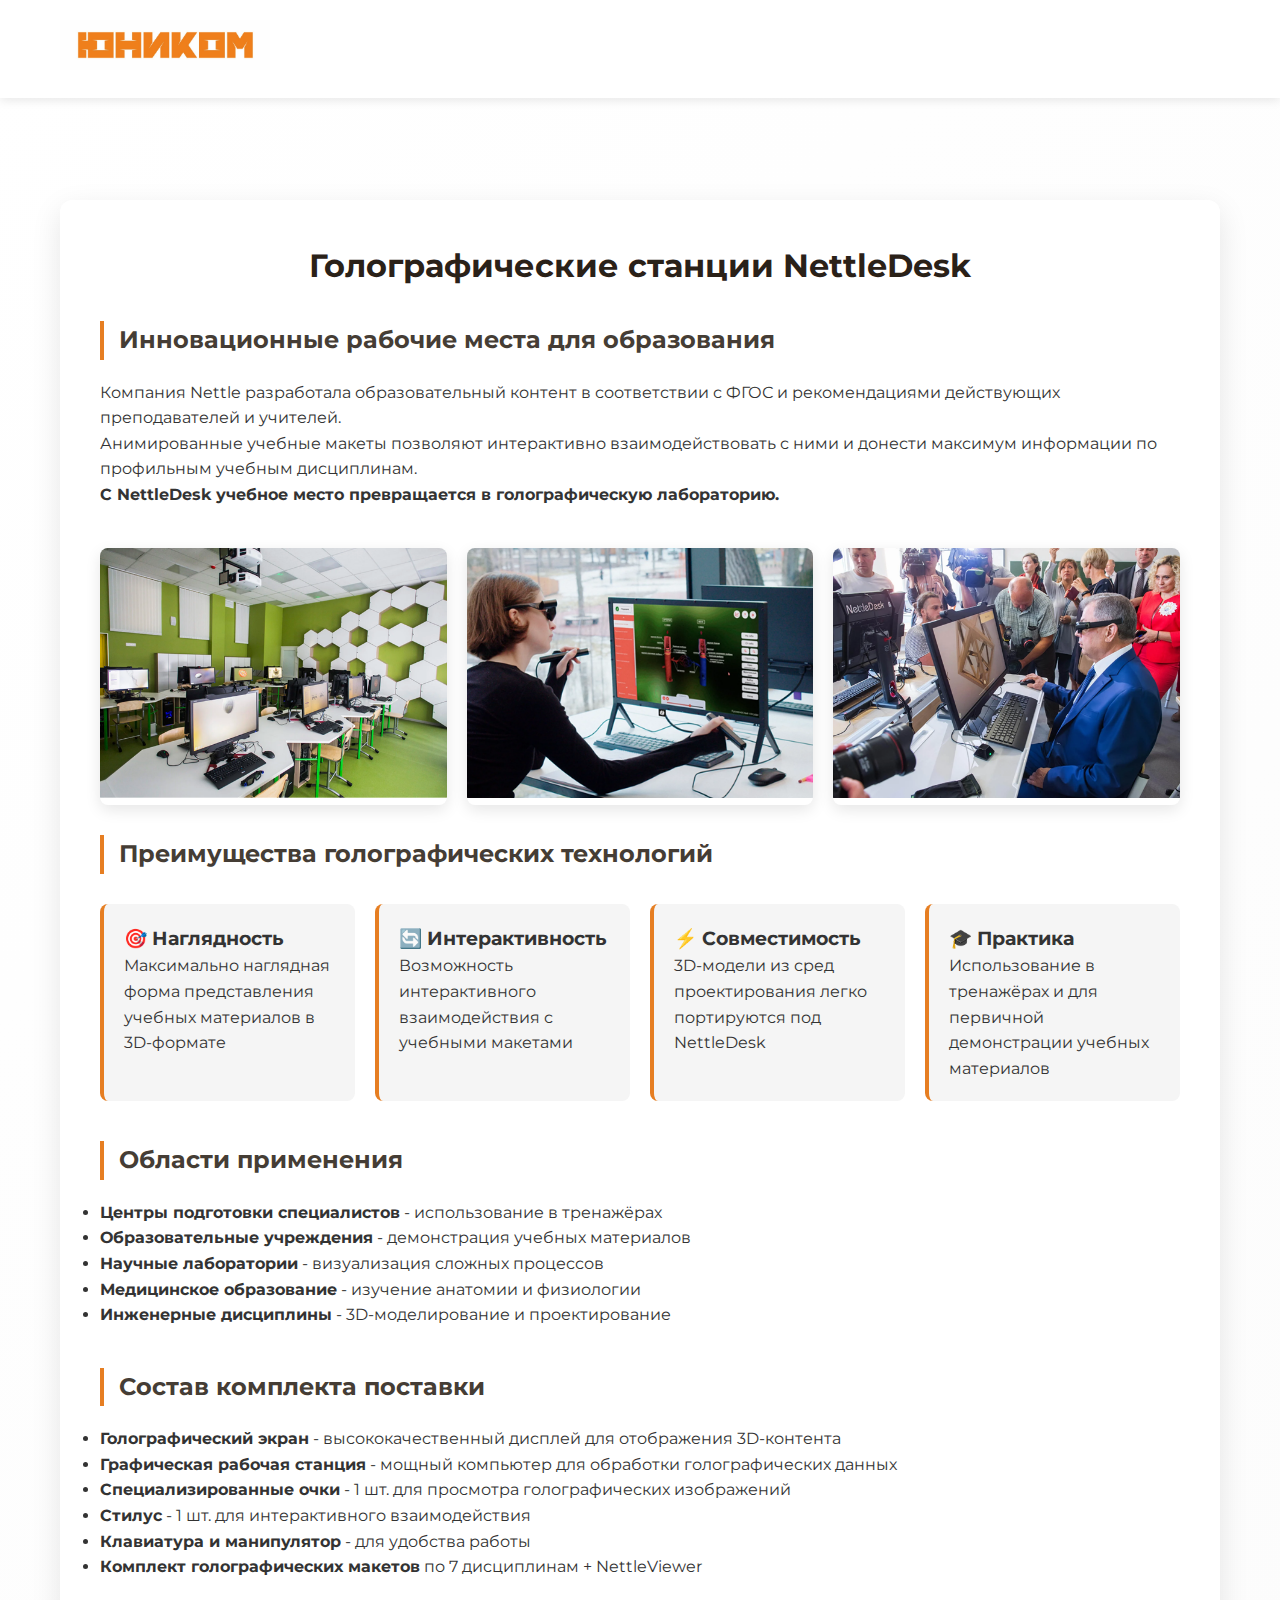
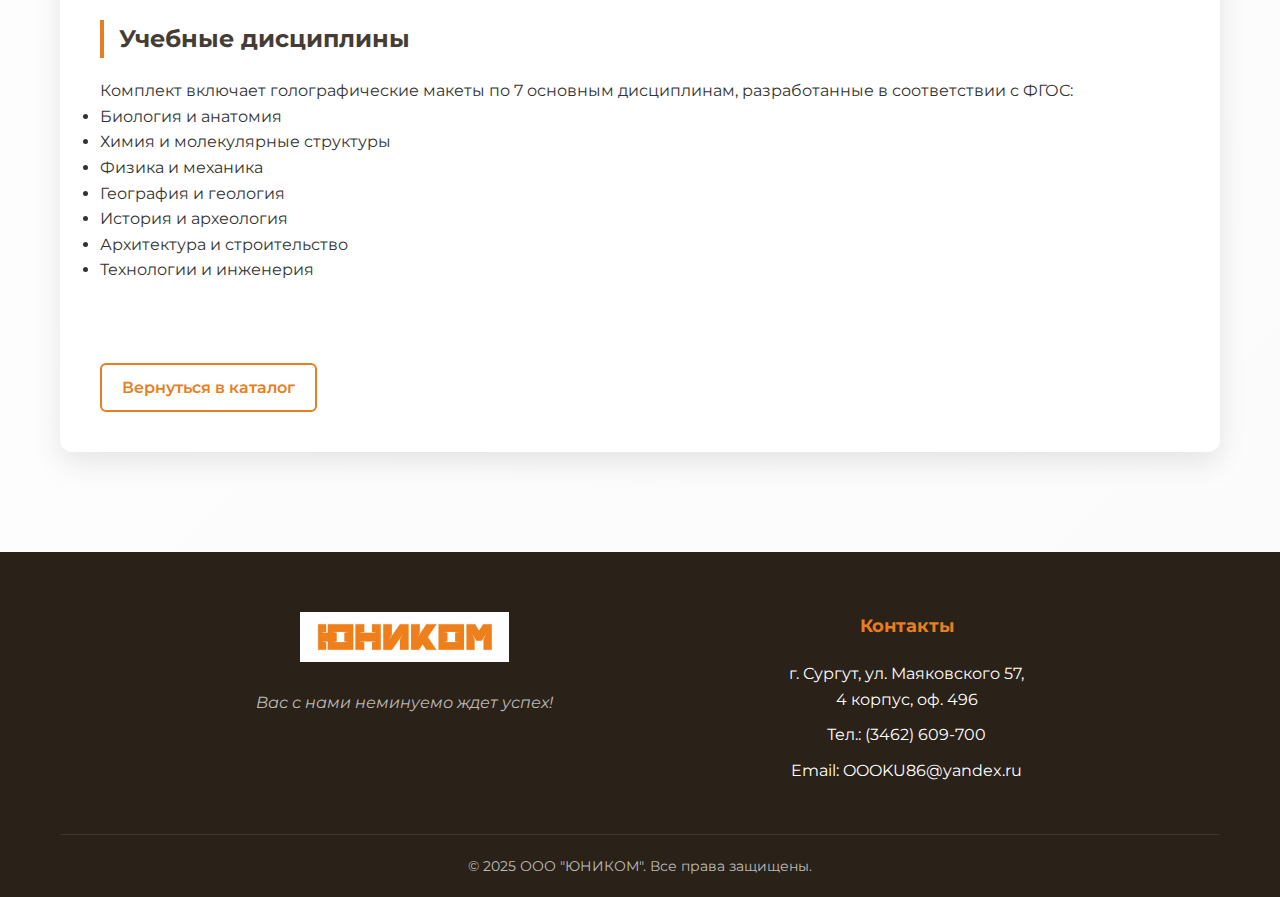
<file: holographic-stations.html>
<!DOCTYPE html>
<html lang="ru">
<head>
    <meta charset="UTF-8">
    <meta name="viewport" content="width=device-width, initial-scale=1.0">
    <title>Голографические станции | ООО "ЮНИКОМ"</title>
    <link rel="stylesheet" href="styles/main.css">
    <link rel="stylesheet" href="styles/responsive.css">
    <link rel="preconnect" href="https://fonts.googleapis.com">
    <link rel="preconnect" href="https://fonts.gstatic.com" crossorigin>
    <link href="https://fonts.googleapis.com/css2?family=Montserrat:wght@400;500;600;700&display=swap" rel="stylesheet">
    <style>
        section {
            opacity: 1;
        }

        .product-container {
            max-width: 1200px;
            margin: 100px auto 40px;
            padding: 0 20px;
        }

        .product-content {
            background: white;
            padding: 40px; 
            border-radius: 12px; 
            box-shadow: 0 10px 30px rgba(0,0,0,0.1); 
        }

        .product-title {
            color: var(--primary); 
            margin-bottom: 30px; 
            text-align: center; 
            font-size: 32px; 
        }

        .product-section { 
            margin-bottom: 40px; 
        }

        .product-section h2 { 
            color: var(--secondary); 
            margin-bottom: 20px; 
            font-size: 24px; 
            border-left: 4px solid var(--accent); 
            padding-left: 15px; 
        }

        .product-gallery { 
            display: grid; 
            grid-template-columns: repeat(auto-fit, minmax(300px, 1fr)); 
            gap: 20px; 
            margin: 30px 0;
            place-items: center;
        }

        .product-image { 
            border-radius: 8px; 
            overflow: hidden; 
            box-shadow: 0 5px 15px rgba(0,0,0,0.1); 
        }

        .product-image img { 
            width: 100%; 
            height: 250px; 
            object-fit: cover; 
            transition: transform 0.3s ease; 
        }

        .product-image:hover img { 
            transform: scale(1.05); 
        }

        .specs-table { 
            width: 100%; 
            border-collapse: collapse; 
            margin: 20px 0; 
        }

        .specs-table th, .specs-table td { 
            padding: 12px 15px; 
            text-align: left; 
            border-bottom: 1px solid #eee; 
        }

        .specs-table th { 
            background: var(--gray); 
            color: var(--primary); 
            font-weight: 600; 
        }

        .product-back { 
            display: inline-flex; 
            align-items: center; 
            margin-top: 40px; 
            color: var(--accent);
            text-decoration: none; 
            font-weight: 600; 
            transition: opacity 0.3s; 
            padding: 10px 20px; 
            border: 2px solid var(--accent); 
            border-radius: 6px; 
        }

        .product-back:hover { 
            opacity: 0.8; 
            background: rgba(230, 126, 34, 0.1); 
        }

        .product-features { 
            display: grid; 
            grid-template-columns: repeat(auto-fit, minmax(250px, 1fr)); 
            gap: 20px; 
            margin: 30px 0; 
        }

        .feature-card { 
            background: var(--gray); 
            padding: 20px; 
            border-radius: 8px; 
            border-left: 4px solid var(--accent); 
        }

        @media (max-width: 768px) { 
            .product-content { padding: 25px; } 
            .product-title { font-size: 28px; } 
        }
    </style>
</head>
<body>
    <header class="header">
        <div class="container">
            <div class="header__inner">
                <a href="index.html" class="logo">
                    <img src="images/logo.jpg" alt="ЮНИКОМ">
                </a>
                <div class="burger">
                    <span></span>
                    <span></span>
                    <span></span>
                </div>
            </div>
        </div>
    </header>
    
    <main>
        <section class="section">
            <div class="product-container">
                <div class="product-content">
                    <h1 class="product-title">Голографические станции NettleDesk</h1>
                    
                    <div class="product-section">
                        <h2>Инновационные рабочие места для образования</h2>
                        <p>Компания Nettle разработала образовательный контент в соответствии с ФГОС и рекомендациями действующих преподавателей и учителей.</p>
                        <p>Анимированные учебные макеты позволяют интерактивно взаимодействовать с ними и донести максимум информации по профильным учебным дисциплинам.</p>
                        <p><strong>С NettleDesk учебное место превращается в голографическую лабораторию.</strong></p>
                    </div>

                    <div class="product-gallery">
                        <div class="product-image">
                            <img src="images/products/holographic/holo1.jpg" alt="Голографическая станция">
                        </div>
                        <div class="product-image">
                            <img src="images/products/holographic/holo2.jpg" alt="3D модели">
                        </div>
                        <div class="product-image">
                            <img src="images/products/holographic/holo3.jpg" alt="Образовательный процесс">
                        </div>
                    </div>

                    <div class="product-section">
                        <h2>Преимущества голографических технологий</h2>
                        <div class="product-features">
                            <div class="feature-card">
                                <h3>🎯 Наглядность</h3>
                                <p>Максимально наглядная форма представления учебных материалов в 3D-формате</p>
                            </div>
                            
                            <div class="feature-card">
                                <h3>🔄 Интерактивность</h3>
                                <p>Возможность интерактивного взаимодействия с учебными макетами</p>
                            </div>
                            
                            <div class="feature-card">
                                <h3>⚡ Совместимость</h3>
                                <p>3D-модели из сред проектирования легко портируются под NettleDesk</p>
                            </div>

                            <div class="feature-card">
                                <h3>🎓 Практика</h3>
                                <p>Использование в тренажёрах и для первичной демонстрации учебных материалов</p>
                            </div>
                        </div>
                    </div>

                    <div class="product-section">
                        <h2>Области применения</h2>
                        <ul>
                            <li><strong>Центры подготовки специалистов</strong> - использование в тренажёрах</li>
                            <li><strong>Образовательные учреждения</strong> - демонстрация учебных материалов</li>
                            <li><strong>Научные лаборатории</strong> - визуализация сложных процессов</li>
                            <li><strong>Медицинское образование</strong> - изучение анатомии и физиологии</li>
                            <li><strong>Инженерные дисциплины</strong> - 3D-моделирование и проектирование</li>
                        </ul>
                    </div>

                    <div class="product-section">
                        <h2>Состав комплекта поставки</h2>
                        <ul>
                            <li><strong>Голографический экран</strong> - высококачественный дисплей для отображения 3D-контента</li>
                            <li><strong>Графическая рабочая станция</strong> - мощный компьютер для обработки голографических данных</li>
                            <li><strong>Специализированные очки</strong> - 1 шт. для просмотра голографических изображений</li>
                            <li><strong>Стилус</strong> - 1 шт. для интерактивного взаимодействия</li>
                            <li><strong>Клавиатура и манипулятор</strong> - для удобства работы</li>
                            <li><strong>Комплект голографических макетов</strong> по 7 дисциплинам + NettleViewer</li>
                        </ul>
                    </div>

                    <div class="product-section">
                        <h2>Учебные дисциплины</h2>
                        <p>Комплект включает голографические макеты по 7 основным дисциплинам, разработанные в соответствии с ФГОС:</p>
                        <ul>
                            <li>Биология и анатомия</li>
                            <li>Химия и молекулярные структуры</li>
                            <li>Физика и механика</li>
                            <li>География и геология</li>
                            <li>История и археология</li>
                            <li>Архитектура и строительство</li>
                            <li>Технологии и инженерия</li>
                        </ul>
                    </div>

                    <a href="index.html#catalog" class="product-back">Вернуться в каталог</a>
                </div>
            </div>
        </section>
    </main>

    <footer class="footer">
        <div class="container">
            <div class="footer__content">
                <div class="footer__logo">
                    <img src="images/logo.jpg" alt="ЮНИКОМ">
                    <p>Вас с нами неминуемо ждет успех!</p>
                </div>
                <div class="footer__contacts">
                    <h4>Контакты</h4>
                    <p>г. Сургут, ул. Маяковского 57,<br>4 корпус, оф. 496</p>
                    <p>Тел.: (3462) 609-700</p>
                    <p>Email: OOOKU86@yandex.ru</p>
                </div>
            </div>
            <div class="footer__bottom">
                <p>&copy; 2025 ООО "ЮНИКОМ". Все права защищены.</p>
            </div>
        </div>
    </footer>

    <script src="scripts/main.js"></script>
</body>
</html>
</file>
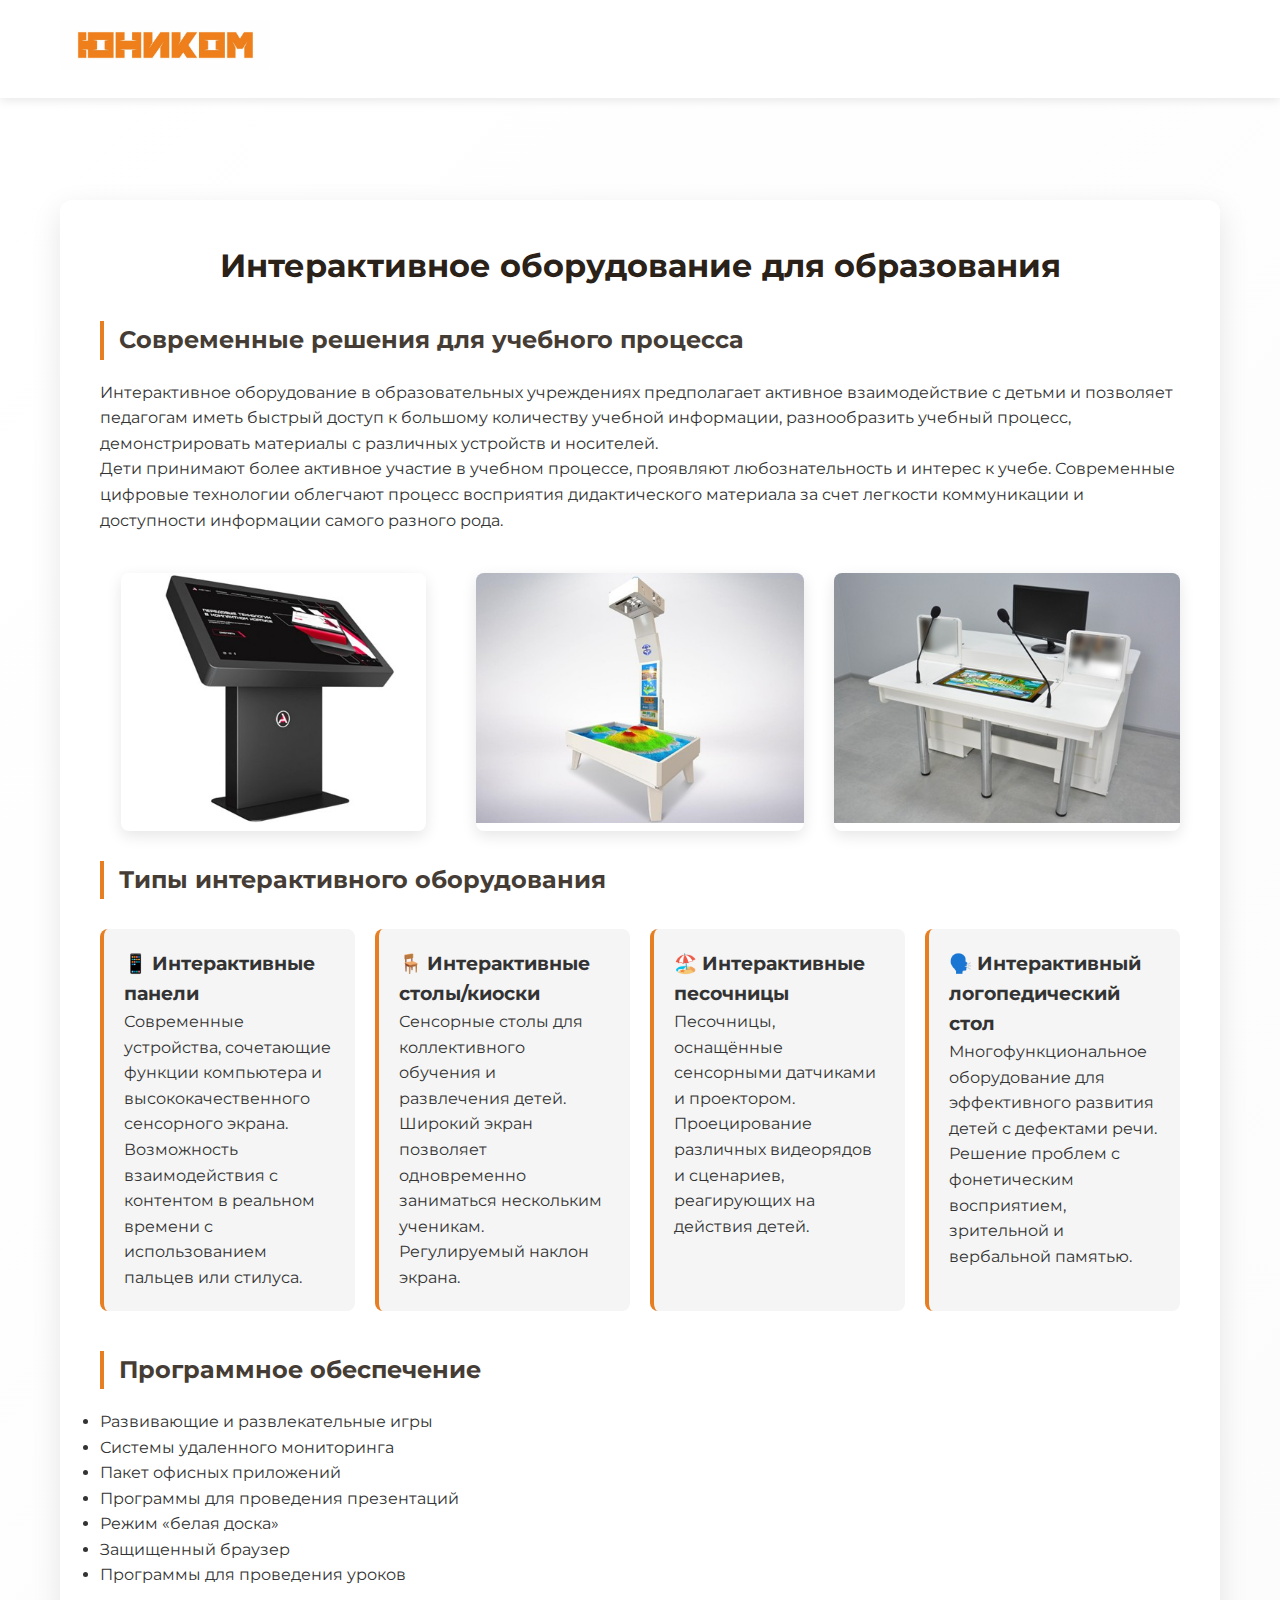
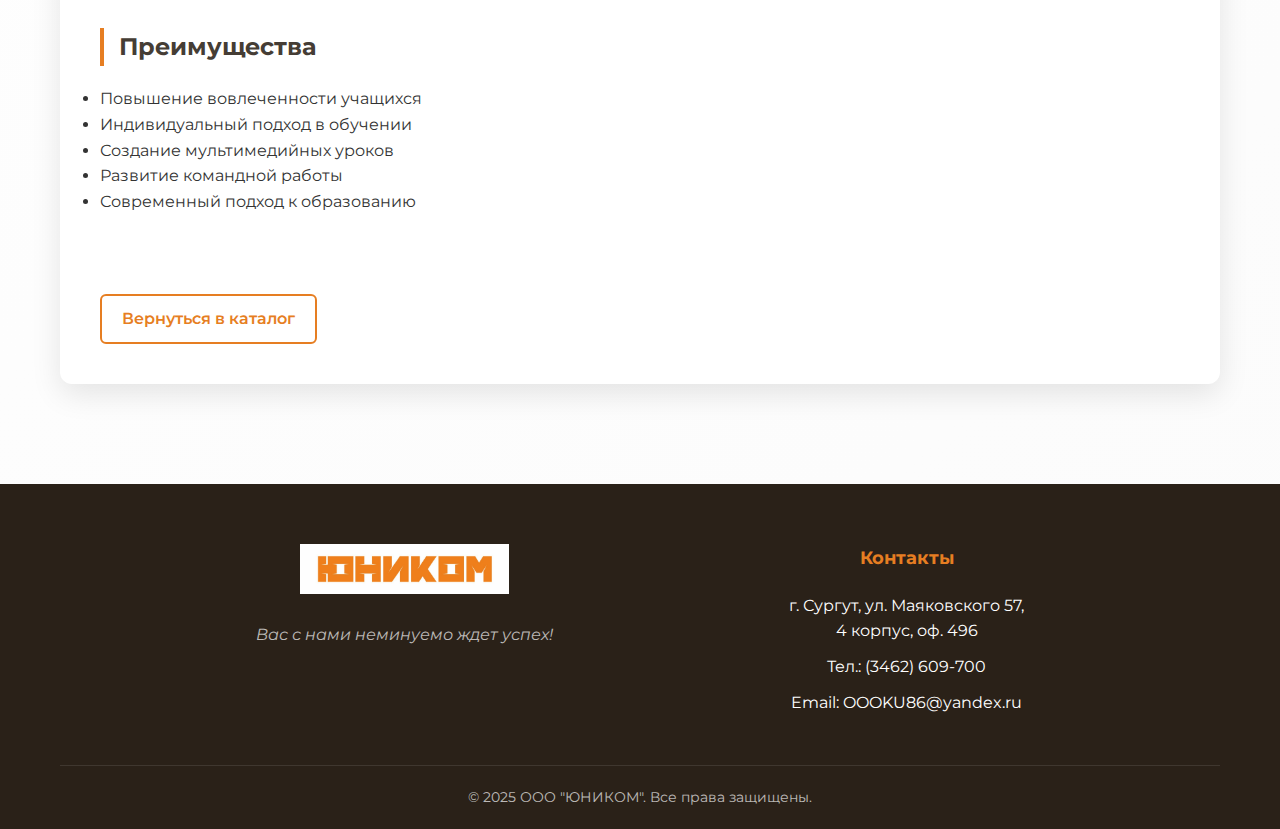
<file: interactive-equipment.html>
<!DOCTYPE html>
<html lang="ru">
<head>
    <meta charset="UTF-8">
    <meta name="viewport" content="width=device-width, initial-scale=1.0">
    <title>Интерактивное оборудование | ООО "ЮНИКОМ"</title>
    <link rel="stylesheet" href="styles/main.css">
    <link rel="stylesheet" href="styles/responsive.css">
    <link rel="preconnect" href="https://fonts.googleapis.com">
    <link rel="preconnect" href="https://fonts.gstatic.com" crossorigin>
    <link href="https://fonts.googleapis.com/css2?family=Montserrat:wght@400;500;600;700&display=swap" rel="stylesheet">
    <style>
        section {
            opacity: 1;
        }

        .product-container {
            max-width: 1200px;
            margin: 100px auto 40px;
            padding: 0 20px;
        }

        .product-content {
            background: white;
            padding: 40px; 
            border-radius: 12px; 
            box-shadow: 0 10px 30px rgba(0,0,0,0.1); 
        }

        .product-title {
            color: var(--primary); 
            margin-bottom: 30px; 
            text-align: center; 
            font-size: 32px; 
        }

        .product-section { 
            margin-bottom: 40px; 
        }

        .product-section h2 { 
            color: var(--secondary); 
            margin-bottom: 20px; 
            font-size: 24px; 
            border-left: 4px solid var(--accent); 
            padding-left: 15px; 
        }

        .product-gallery { 
            display: grid; 
            grid-template-columns: repeat(auto-fit, minmax(300px, 1fr)); 
            gap: 20px; 
            margin: 30px 0;
            place-items: center;
        }

        .product-image { 
            border-radius: 8px; 
            overflow: hidden; 
            box-shadow: 0 5px 15px rgba(0,0,0,0.1); 
        }

        .product-image img { 
            width: 100%; 
            height: 250px; 
            object-fit: cover; 
            transition: transform 0.3s ease; 
        }

        .product-image:hover img { 
            transform: scale(1.05); 
        }

        .specs-table { 
            width: 100%; 
            border-collapse: collapse; 
            margin: 20px 0; 
        }

        .specs-table th, .specs-table td { 
            padding: 12px 15px; 
            text-align: left; 
            border-bottom: 1px solid #eee; 
        }

        .specs-table th { 
            background: var(--gray); 
            color: var(--primary); 
            font-weight: 600; 
        }

        .product-back { 
            display: inline-flex; 
            align-items: center; 
            margin-top: 40px; 
            color: var(--accent);
            text-decoration: none; 
            font-weight: 600; 
            transition: opacity 0.3s; 
            padding: 10px 20px; 
            border: 2px solid var(--accent); 
            border-radius: 6px; 
        }

        .product-back:hover { 
            opacity: 0.8; 
            background: rgba(230, 126, 34, 0.1); 
        }

        .product-features { 
            display: grid; 
            grid-template-columns: repeat(auto-fit, minmax(250px, 1fr)); 
            gap: 20px; 
            margin: 30px 0; 
        }

        .feature-card { 
            background: var(--gray); 
            padding: 20px; 
            border-radius: 8px; 
            border-left: 4px solid var(--accent); 
        }

        @media (max-width: 768px) { 
            .product-content { padding: 25px; } 
            .product-title { font-size: 28px; } 
        }
    </style>
</head>
<body>
    <header class="header">
        <div class="container">
            <div class="header__inner">
                <a href="index.html" class="logo">
                    <img src="images/logo.jpg" alt="ЮНИКОМ">
                </a>
                <div class="burger">
                    <span></span>
                    <span></span>
                    <span></span>
                </div>
            </div>
        </div>
    </header>
    
    <main>
        <section class="section">
            <div class="product-container">
                <div class="product-content">
                    <h1 class="product-title">Интерактивное оборудование для образования</h1>
                    
                    <div class="product-section">
                        <h2>Современные решения для учебного процесса</h2>
                        <p>Интерактивное оборудование в образовательных учреждениях предполагает активное взаимодействие с детьми и позволяет педагогам иметь быстрый доступ к большому количеству учебной информации, разнообразить учебный процесс, демонстрировать материалы с различных устройств и носителей.</p>
                        <p>Дети принимают более активное участие в учебном процессе, проявляют любознательность и интерес к учебе. Современные цифровые технологии облегчают процесс восприятия дидактического материала за счет легкости коммуникации и доступности информации самого разного рода.</p>
                    </div>

                    <div class="product-gallery">
                        <div class="product-image">
                            <img src="images/products/interactive/interactive1.jpg" alt="Интерактивная панель">
                        </div>
                        <div class="product-image">
                            <img src="images/products/interactive/interactive2.jpg" alt="Интерактивный стол">
                        </div>
                        <div class="product-image">
                            <img src="images/products/interactive/interactive3.jpg" alt="Интерактивная песочница">
                        </div>
                    </div>

                    <div class="product-section">
                        <h2>Типы интерактивного оборудования</h2>
                        <div class="product-features">
                            <div class="feature-card">
                                <h3>📱 Интерактивные панели</h3>
                                <p>Современные устройства, сочетающие функции компьютера и высококачественного сенсорного экрана. Возможность взаимодействия с контентом в реальном времени с использованием пальцев или стилуса.</p>
                            </div>
                            
                            <div class="feature-card">
                                <h3>🪑 Интерактивные столы/киоски</h3>
                                <p>Сенсорные столы для коллективного обучения и развлечения детей. Широкий экран позволяет одновременно заниматься нескольким ученикам. Регулируемый наклон экрана.</p>
                            </div>
                            
                            <div class="feature-card">
                                <h3>🏖️ Интерактивные песочницы</h3>
                                <p>Песочницы, оснащённые сенсорными датчиками и проектором. Проецирование различных видеорядов и сценариев, реагирующих на действия детей.</p>
                            </div>

                            <div class="feature-card">
                                <h3>🗣️ Интерактивный логопедический стол</h3>
                                <p>Многофункциональное оборудование для эффективного развития детей с дефектами речи. Решение проблем с фонетическим восприятием, зрительной и вербальной памятью.</p>
                            </div>
                        </div>
                    </div>

                    <div class="product-section">
                        <h2>Программное обеспечение</h2>
                        <ul>
                            <li>Развивающие и развлекательные игры</li>
                            <li>Системы удаленного мониторинга</li>
                            <li>Пакет офисных приложений</li>
                            <li>Программы для проведения презентаций</li>
                            <li>Режим «белая доска»</li>
                            <li>Защищенный браузер</li>
                            <li>Программы для проведения уроков</li>
                        </ul>
                    </div>

                    <div class="product-section">
                        <h2>Преимущества</h2>
                        <ul>
                            <li>Повышение вовлеченности учащихся</li>
                            <li>Индивидуальный подход в обучении</li>
                            <li>Создание мультимедийных уроков</li>
                            <li>Развитие командной работы</li>
                            <li>Современный подход к образованию</li>
                        </ul>
                    </div>

                    <a href="index.html#catalog" class="product-back">Вернуться в каталог</a>
                </div>
            </div>
        </section>
    </main>

    <footer class="footer">
        <div class="container">
            <div class="footer__content">
                <div class="footer__logo">
                    <img src="images/logo.jpg" alt="ЮНИКОМ">
                    <p>Вас с нами неминуемо ждет успех!</p>
                </div>
                <div class="footer__contacts">
                    <h4>Контакты</h4>
                    <p>г. Сургут, ул. Маяковского 57,<br>4 корпус, оф. 496</p>
                    <p>Тел.: (3462) 609-700</p>
                    <p>Email: OOOKU86@yandex.ru</p>
                </div>
            </div>
            <div class="footer__bottom">
                <p>&copy; 2025 ООО "ЮНИКОМ". Все права защищены.</p>
            </div>
        </div>
    </footer>

    <script src="scripts/main.js"></script>
</body>
</html>
</file>
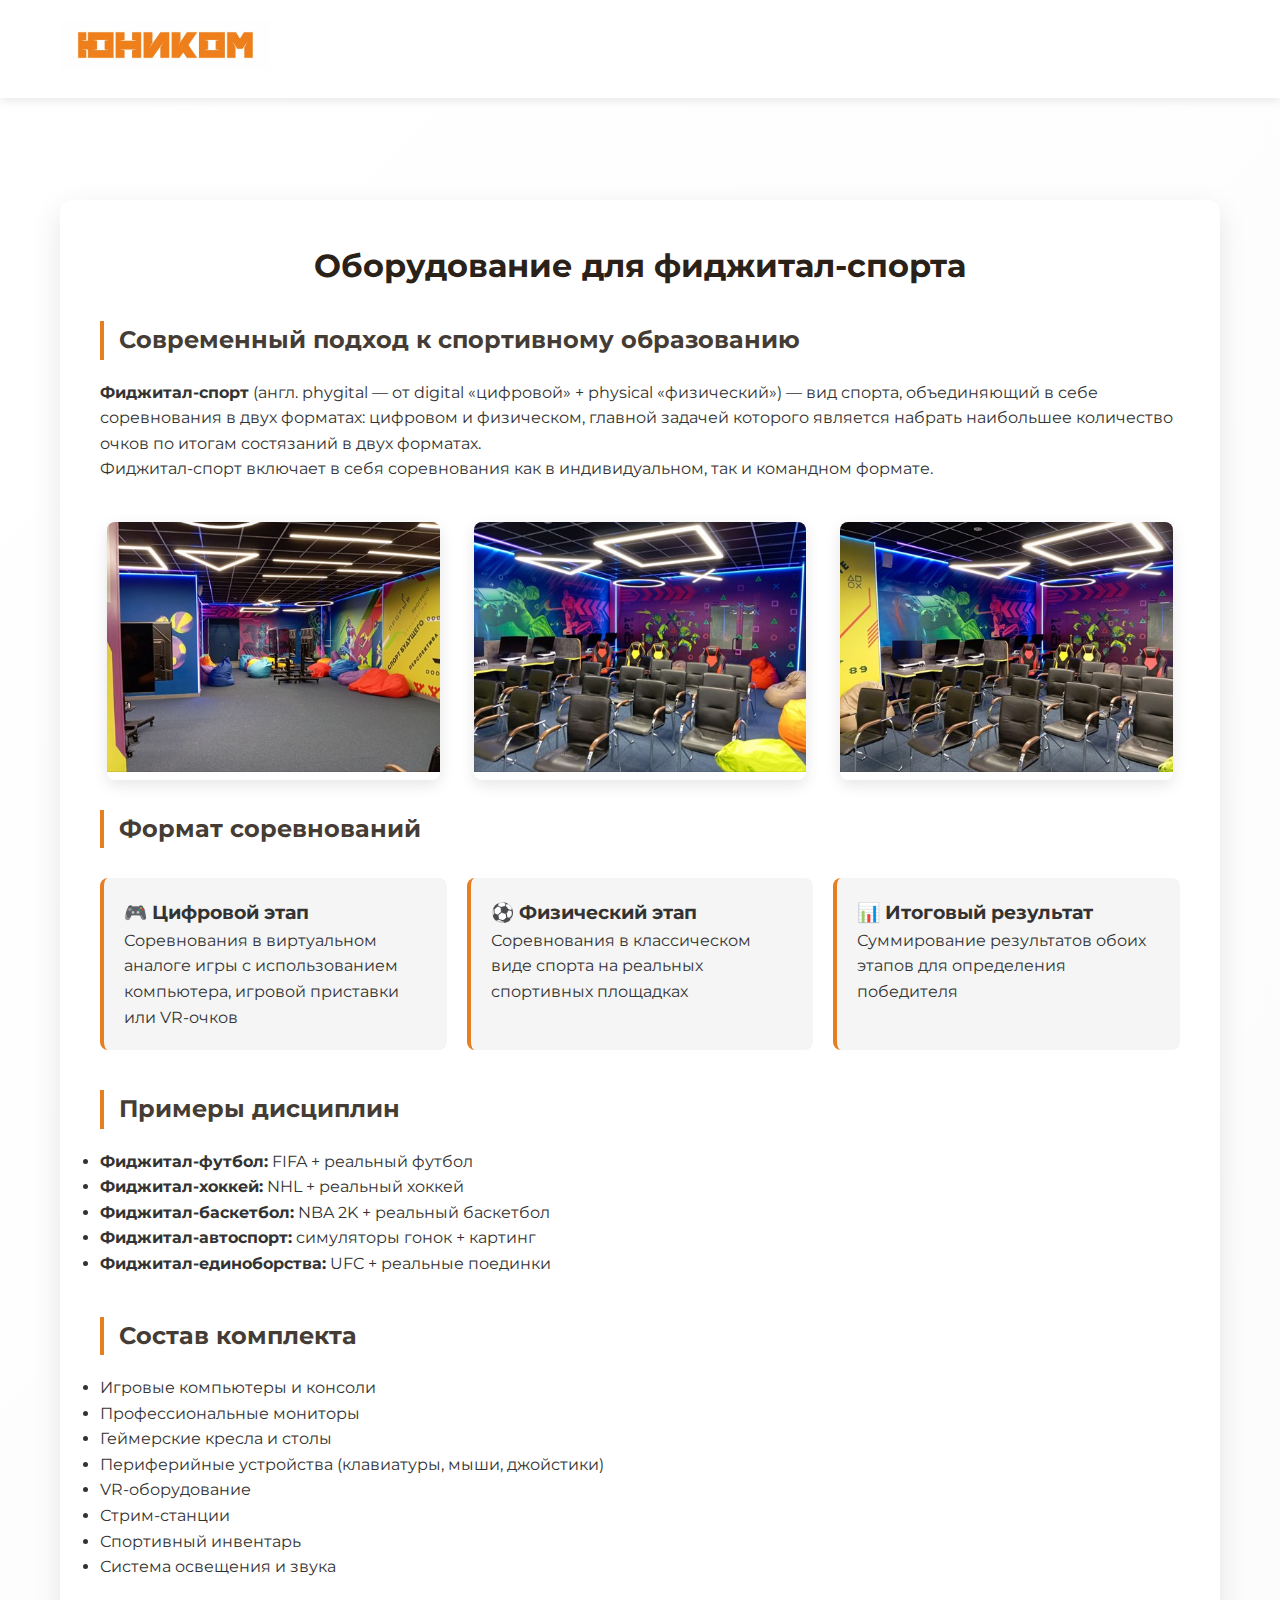
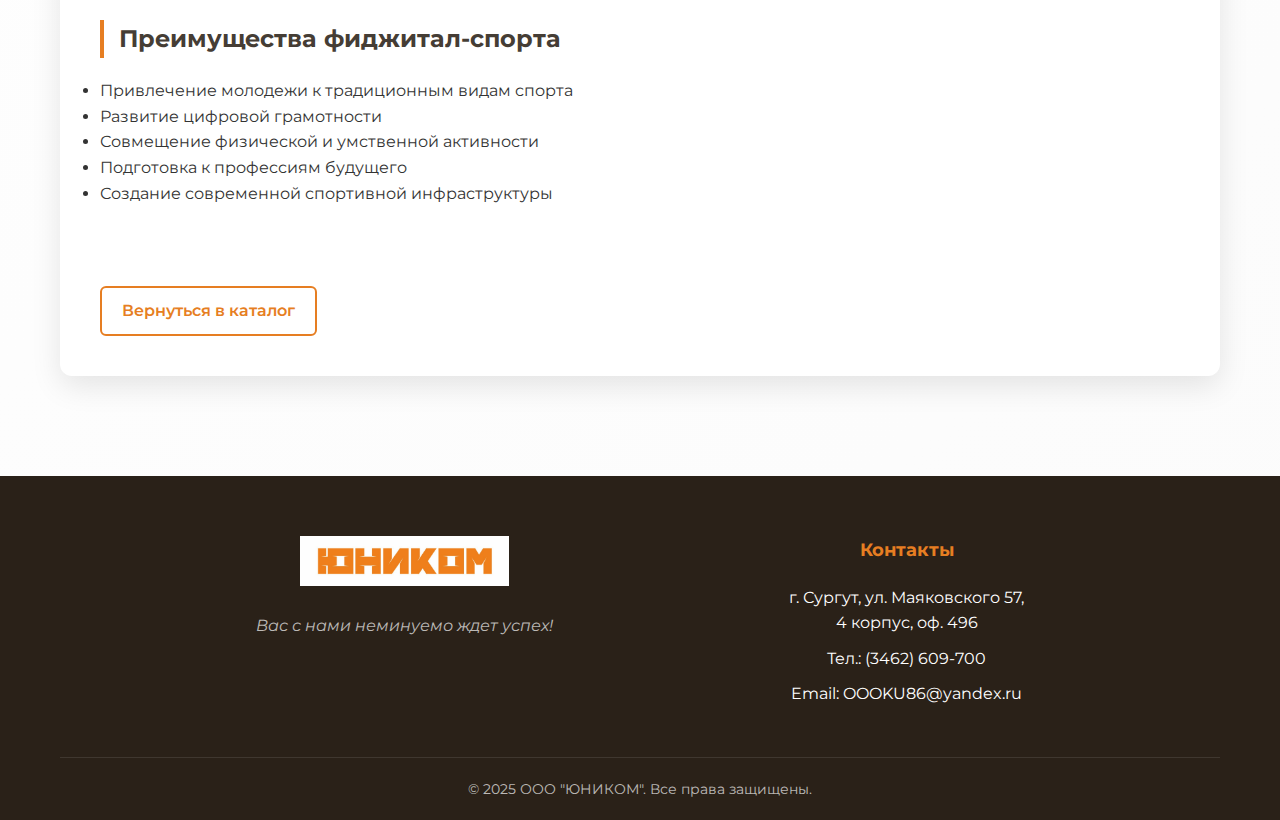
<file: phygital-sport.html>
<!DOCTYPE html>
<html lang="ru">
<head>
    <meta charset="UTF-8">
    <meta name="viewport" content="width=device-width, initial-scale=1.0">
    <title>Фиджитал спорт | ООО "ЮНИКОМ"</title>
    <link rel="stylesheet" href="styles/main.css">
    <link rel="stylesheet" href="styles/responsive.css">
    <link rel="preconnect" href="https://fonts.googleapis.com">
    <link rel="preconnect" href="https://fonts.gstatic.com" crossorigin>
    <link href="https://fonts.googleapis.com/css2?family=Montserrat:wght@400;500;600;700&display=swap" rel="stylesheet">
    <style>
        section {
            opacity: 1;
        }

        .product-container {
            max-width: 1200px;
            margin: 100px auto 40px;
            padding: 0 20px;
        }

        .product-content {
            background: white;
            padding: 40px; 
            border-radius: 12px; 
            box-shadow: 0 10px 30px rgba(0,0,0,0.1); 
        }

        .product-title {
            color: var(--primary); 
            margin-bottom: 30px; 
            text-align: center; 
            font-size: 32px; 
        }

        .product-section { 
            margin-bottom: 40px; 
        }

        .product-section h2 { 
            color: var(--secondary); 
            margin-bottom: 20px; 
            font-size: 24px; 
            border-left: 4px solid var(--accent); 
            padding-left: 15px; 
        }

        .product-gallery { 
            display: grid; 
            grid-template-columns: repeat(auto-fit, minmax(300px, 1fr)); 
            gap: 20px; 
            margin: 30px 0;
            place-items: center;
        }

        .product-image { 
            border-radius: 8px; 
            overflow: hidden; 
            box-shadow: 0 5px 15px rgba(0,0,0,0.1); 
        }

        .product-image img { 
            width: 100%; 
            height: 250px; 
            object-fit: cover; 
            transition: transform 0.3s ease; 
        }

        .product-image:hover img { 
            transform: scale(1.05); 
        }

        .specs-table { 
            width: 100%; 
            border-collapse: collapse; 
            margin: 20px 0; 
        }

        .specs-table th, .specs-table td { 
            padding: 12px 15px; 
            text-align: left; 
            border-bottom: 1px solid #eee; 
        }

        .specs-table th { 
            background: var(--gray); 
            color: var(--primary); 
            font-weight: 600; 
        }

        .product-back { 
            display: inline-flex; 
            align-items: center; 
            margin-top: 40px; 
            color: var(--accent);
            text-decoration: none; 
            font-weight: 600; 
            transition: opacity 0.3s; 
            padding: 10px 20px; 
            border: 2px solid var(--accent); 
            border-radius: 6px; 
        }

        .product-back:hover { 
            opacity: 0.8; 
            background: rgba(230, 126, 34, 0.1); 
        }

        .product-features { 
            display: grid; 
            grid-template-columns: repeat(auto-fit, minmax(250px, 1fr)); 
            gap: 20px; 
            margin: 30px 0; 
        }

        .feature-card { 
            background: var(--gray); 
            padding: 20px; 
            border-radius: 8px; 
            border-left: 4px solid var(--accent); 
        }

        @media (max-width: 768px) { 
            .product-content { padding: 25px; } 
            .product-title { font-size: 28px; } 
        }
    </style>
</head>
<body>
    <header class="header">
        <div class="container">
            <div class="header__inner">
                <a href="index.html" class="logo">
                    <img src="images/logo.jpg" alt="ЮНИКОМ">
                </a>
                <div class="burger">
                    <span></span>
                    <span></span>
                    <span></span>
                </div>
            </div>
        </div>
    </header>
    
    <main>
        <section class="section">
            <div class="product-container">
                <div class="product-content">
                    <h1 class="product-title">Оборудование для фиджитал-спорта</h1>
                    
                    <div class="product-section">
                        <h2>Современный подход к спортивному образованию</h2>
                        <p><strong>Фиджитал-спорт</strong> (англ. phygital — от digital «цифровой» + physical «физический») — вид спорта, объединяющий в себе соревнования в двух форматах: цифровом и физическом, главной задачей которого является набрать наибольшее количество очков по итогам состязаний в двух форматах.</p>
                        <p>Фиджитал-спорт включает в себя соревнования как в индивидуальном, так и командном формате.</p>
                    </div>

                    <div class="product-gallery">
                        <div class="product-image">
                            <img src="images/products/phygital/phygital1.jpg" alt="Фиджитал арена">
                        </div>
                        <div class="product-image">
                            <img src="images/products/phygital/phygital2.jpg" alt="Киберспортивная зона">
                        </div>
                        <div class="product-image">
                            <img src="images/products/phygital/phygital3.jpg" alt="Соревнования">
                        </div>
                    </div>

                    <div class="product-section">
                        <h2>Формат соревнований</h2>
                        <div class="product-features">
                            <div class="feature-card">
                                <h3>🎮 Цифровой этап</h3>
                                <p>Соревнования в виртуальном аналоге игры с использованием компьютера, игровой приставки или VR-очков</p>
                            </div>
                            
                            <div class="feature-card">
                                <h3>⚽ Физический этап</h3>
                                <p>Соревнования в классическом виде спорта на реальных спортивных площадках</p>
                            </div>
                            
                            <div class="feature-card">
                                <h3>📊 Итоговый результат</h3>
                                <p>Суммирование результатов обоих этапов для определения победителя</p>
                            </div>
                        </div>
                    </div>

                    <div class="product-section">
                        <h2>Примеры дисциплин</h2>
                        <ul>
                            <li><strong>Фиджитал-футбол:</strong> FIFA + реальный футбол</li>
                            <li><strong>Фиджитал-хоккей:</strong> NHL + реальный хоккей</li>
                            <li><strong>Фиджитал-баскетбол:</strong> NBA 2K + реальный баскетбол</li>
                            <li><strong>Фиджитал-автоспорт:</strong> симуляторы гонок + картинг</li>
                            <li><strong>Фиджитал-единоборства:</strong> UFC + реальные поединки</li>
                        </ul>
                    </div>

                    <div class="product-section">
                        <h2>Состав комплекта</h2>
                        <ul>
                            <li>Игровые компьютеры и консоли</li>
                            <li>Профессиональные мониторы</li>
                            <li>Геймерские кресла и столы</li>
                            <li>Периферийные устройства (клавиатуры, мыши, джойстики)</li>
                            <li>VR-оборудование</li>
                            <li>Стрим-станции</li>
                            <li>Спортивный инвентарь</li>
                            <li>Система освещения и звука</li>
                        </ul>
                    </div>

                    <div class="product-section">
                        <h2>Преимущества фиджитал-спорта</h2>
                        <ul>
                            <li>Привлечение молодежи к традиционным видам спорта</li>
                            <li>Развитие цифровой грамотности</li>
                            <li>Совмещение физической и умственной активности</li>
                            <li>Подготовка к профессиям будущего</li>
                            <li>Создание современной спортивной инфраструктуры</li>
                        </ul>
                    </div>

                    <a href="index.html#catalog" class="product-back">Вернуться в каталог</a>
                </div>
            </div>
        </section>
    </main>

    <footer class="footer">
        <div class="container">
            <div class="footer__content">
                <div class="footer__logo">
                    <img src="images/logo.jpg" alt="ЮНИКОМ">
                    <p>Вас с нами неминуемо ждет успех!</p>
                </div>
                <div class="footer__contacts">
                    <h4>Контакты</h4>
                    <p>г. Сургут, ул. Маяковского 57,<br>4 корпус, оф. 496</p>
                    <p>Тел.: (3462) 609-700</p>
                    <p>Email: OOOKU86@yandex.ru</p>
                </div>
            </div>
            <div class="footer__bottom">
                <p>&copy; 2025 ООО "ЮНИКОМ". Все права защищены.</p>
            </div>
        </div>
    </footer>

    <script src="scripts/main.js"></script>
</body>
</html>
</file>
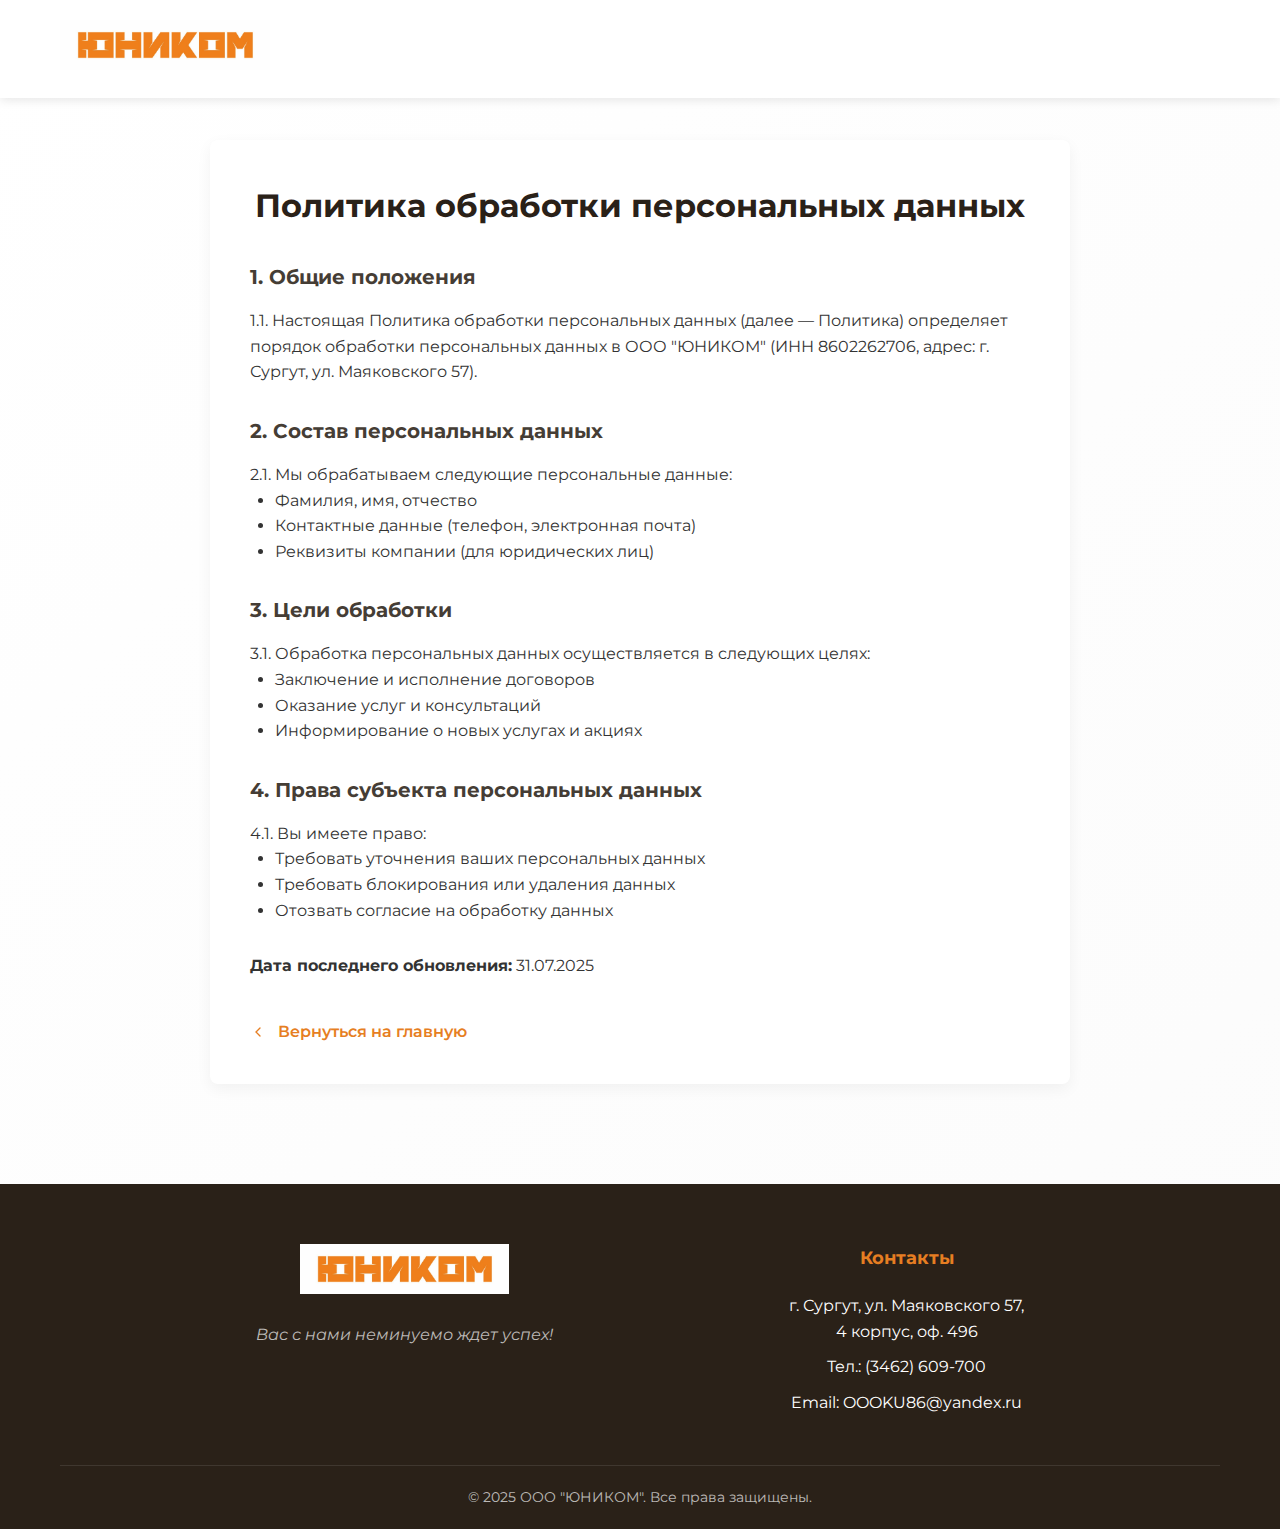
<file: privacy-policy.html>
<!DOCTYPE html>
<html lang="ru">
<head>
    <meta charset="UTF-8">
    <meta name="viewport" content="width=device-width, initial-scale=1.0">
    <title>Политика конфиденциальности | ООО "ЮНИКОМ"</title>
    <link rel="stylesheet" href="styles/main.css">
    <link rel="stylesheet" href="styles/responsive.css">
    <link rel="preconnect" href="https://fonts.googleapis.com">
    <link rel="preconnect" href="https://fonts.gstatic.com" crossorigin>
    <link href="https://fonts.googleapis.com/css2?family=Montserrat:wght@400;500;600;700&display=swap" rel="stylesheet">
    <style>
        .policy-container {
            max-width: 900px;
            margin: 40px auto;
            padding: 0 20px;
        }
        
        .policy-content {
            background: white;
            padding: 40px;
            border-radius: 8px;
            box-shadow: 0 5px 15px rgba(0,0,0,0.05);
        }
        
        .policy-title {
            color: var(--primary);
            margin-bottom: 30px;
            text-align: center;
        }
        
        .policy-section {
            margin-bottom: 30px;
        }
        
        .policy-section h2 {
            color: var(--secondary);
            margin-bottom: 15px;
            font-size: 20px;
        }
        
        .policy-back {
            display: inline-block;
            margin-top: 40px;
            color: var(--accent);
            text-decoration: none;
            font-weight: 600;
            transition: opacity 0.3s;
        }
        
        .policy-back:hover {
            opacity: 0.8;
        }

        .lists {
            padding-left: 25px;
        }
        
        .section {
            opacity: 1;
        }

        @media (max-width: 768px) {
            .policy-content {
                padding: 25px;
            }
        }
    </style>
</head>
<body>
    <header class="header">
        <div class="container">
            <div class="header__inner">
                <a href="index.html" class="logo">
                    <img src="images/logo.jpg" alt="ЮНИКОМ">
                </a>
                <div class="burger">
                    <span></span>
                    <span></span>
                    <span></span>
                </div>
            </div>
        </div>
    </header>

    <main>
        <section class="section">
            <div class="policy-container">
                <div class="policy-content">
                    <h1 class="policy-title">Политика обработки персональных данных</h1>
                    
                    <div class="policy-section">
                        <h2>1. Общие положения</h2>
                        <p>1.1. Настоящая Политика обработки персональных данных (далее — Политика) определяет порядок обработки персональных данных в ООО "ЮНИКОМ" (ИНН 8602262706, адрес: г. Сургут, ул. Маяковского 57).</p>
                    </div>
                    
                    <div class="policy-section">
                        <h2>2. Состав персональных данных</h2>
                        <p>2.1. Мы обрабатываем следующие персональные данные:</p>
                        <ul class="lists">
                            <li>Фамилия, имя, отчество</li>
                            <li>Контактные данные (телефон, электронная почта)</li>
                            <li>Реквизиты компании (для юридических лиц)</li>
                        </ul>
                    </div>
                    
                    <div class="policy-section">
                        <h2>3. Цели обработки</h2>
                        <p>3.1. Обработка персональных данных осуществляется в следующих целях:</p>
                        <ul class="lists">
                            <li>Заключение и исполнение договоров</li>
                            <li>Оказание услуг и консультаций</li>
                            <li>Информирование о новых услугах и акциях</li>
                        </ul>
                    </div>
                    
                    <div class="policy-section">
                        <h2>4. Права субъекта персональных данных</h2>
                        <p>4.1. Вы имеете право:</p>
                        <ul class="lists">
                            <li>Требовать уточнения ваших персональных данных</li>
                            <li>Требовать блокирования или удаления данных</li>
                            <li>Отозвать согласие на обработку данных</li>
                        </ul>
                    </div>
                    
                    <p><strong>Дата последнего обновления:</strong> 31.07.2025</p>
                    
                    <a href="index.html" class="policy-back">
                        <svg width="16" height="16" viewBox="0 0 24 24" fill="none" xmlns="http://www.w3.org/2000/svg" style="vertical-align: middle; margin-right: 8px;">
                            <path d="M15 18L9 12L15 6" stroke="currentColor" stroke-width="2" stroke-linecap="round"/>
                        </svg>
                        Вернуться на главную
                    </a>
                </div>
            </div>
        </section>
    </main>

    <footer class="footer">
        <div class="container">
            <div class="footer__content">
                <div class="footer__logo">
                    <img src="images/logo.jpg" alt="ЮНИКОМ">
                    <p>Вас с нами неминуемо ждет успех!</p>
                </div>
                <div class="footer__contacts">
                    <h4>Контакты</h4>
                    <p>г. Сургут, ул. Маяковского 57,<br>4 корпус, оф. 496</p>
                    <p>Тел.: (3462) 609-700</p>
                    <p>Email: OOOKU86@yandex.ru</p>
                </div>
            </div>
            <div class="footer__bottom">
                <p>&copy; 2025 ООО "ЮНИКОМ". Все права защищены.</p>
            </div>
        </div>
    </footer>

    <script src="scripts/main.js"></script>
</body>
</html>
</file>
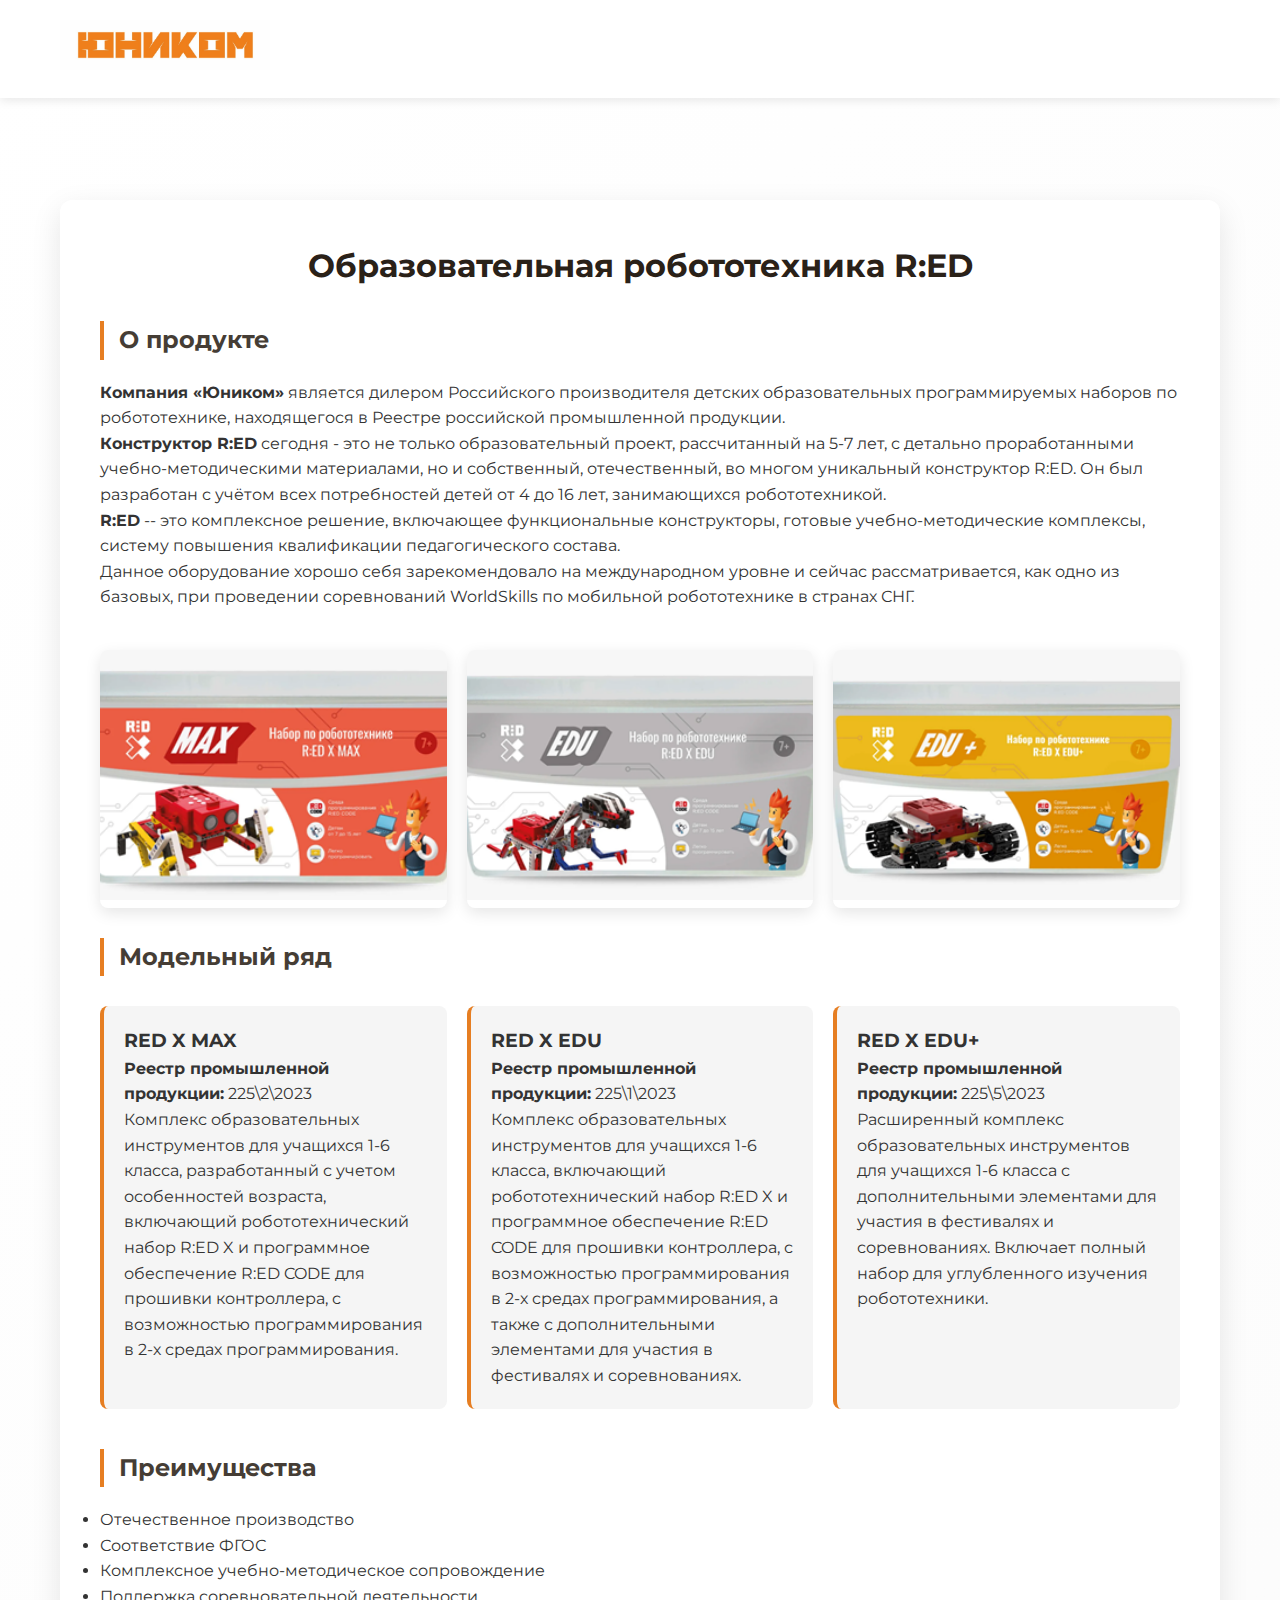
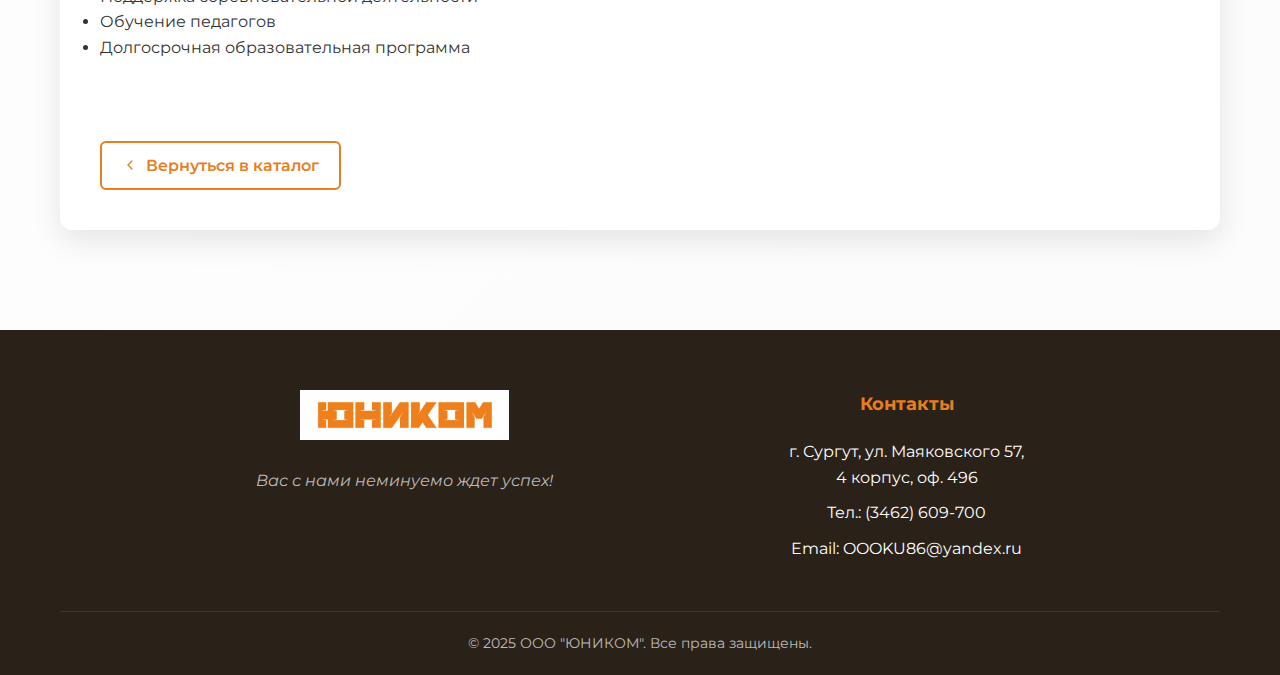
<file: robotics.html>
<!DOCTYPE html>
<html lang="ru">
<head>
    <meta charset="UTF-8">
    <meta name="viewport" content="width=device-width, initial-scale=1.0">
    <title>Робототехника | ООО "ЮНИКОМ"</title>
    <link rel="stylesheet" href="styles/main.css">
    <link rel="stylesheet" href="styles/responsive.css">
    <link rel="preconnect" href="https://fonts.googleapis.com">
    <link rel="preconnect" href="https://fonts.gstatic.com" crossorigin>
    <link href="https://fonts.googleapis.com/css2?family=Montserrat:wght@400;500;600;700&display=swap" rel="stylesheet">
    <style>
        section {
            opacity: 1;
        }
        .product-container {
            max-width: 1200px;
            margin: 100px auto 40px;
            padding: 0 20px;
        }
        
        .product-content {
            background: white;
            padding: 40px;
            border-radius: 12px;
            box-shadow: 0 10px 30px rgba(0,0,0,0.1);
        }
        
        .product-title {
            color: var(--primary);
            margin-bottom: 30px;
            text-align: center;
            font-size: 32px;
        }
        
        .product-section {
            margin-bottom: 40px;
        }
        
        .product-section h2 {
            color: var(--secondary);
            margin-bottom: 20px;
            font-size: 24px;
            border-left: 4px solid var(--accent);
            padding-left: 15px;
        }
        
        .product-gallery {
            display: grid;
            grid-template-columns: repeat(auto-fit, minmax(300px, 1fr));
            gap: 20px;
            margin: 30px 0;
        }
        
        .product-image {
            border-radius: 8px;
            overflow: hidden;
            box-shadow: 0 5px 15px rgba(0,0,0,0.1);
        }
        
        .product-image img {
            width: 100%;
            height: 250px;
            object-fit: cover;
            transition: transform 0.3s ease;
        }
        
        .product-image:hover img {
            transform: scale(1.05);
        }
        
        .specs-table {
            width: 100%;
            border-collapse: collapse;
            margin: 20px 0;
        }
        
        .specs-table th, .specs-table td {
            padding: 12px 15px;
            text-align: left;
            border-bottom: 1px solid #eee;
        }
        
        .specs-table th {
            background: var(--gray);
            color: var(--primary);
            font-weight: 600;
        }
        
        .product-back {
            display: inline-flex;
            align-items: center;
            margin-top: 40px;
            color: var(--accent);
            text-decoration: none;
            font-weight: 600;
            transition: opacity 0.3s;
            padding: 10px 20px;
            border: 2px solid var(--accent);
            border-radius: 6px;
        }
        
        .product-back:hover {
            opacity: 0.8;
            background: rgba(230, 126, 34, 0.1);
        }
        
        .product-features {
            display: grid;
            grid-template-columns: repeat(auto-fit, minmax(250px, 1fr));
            gap: 20px;
            margin: 30px 0;
        }
        
        .feature-card {
            background: var(--gray);
            padding: 20px;
            border-radius: 8px;
            border-left: 4px solid var(--accent);
        }
        
        @media (max-width: 768px) {
            .product-content {
                padding: 25px;
            }
            
            .product-title {
                font-size: 28px;
            }
        }
    </style>
</head>
<body>
    <header class="header">
        <div class="container">
            <div class="header__inner">
                <a href="index.html" class="logo">
                    <img src="images/logo.jpg" alt="ЮНИКОМ">
                </a>
                <div class="burger">
                    <span></span>
                    <span></span>
                    <span></span>
                </div>
            </div>
        </div>
    </header>

    <main>
        <section class="section">
            <div class="product-container">
                <div class="product-content">
                    <h1 class="product-title">Образовательная робототехника R:ED</h1>
                    
                    <div class="product-section">
                        <h2>О продукте</h2>
                        <p><strong>Компания «Юником»</strong> является дилером Российского производителя детских образовательных программируемых наборов по робототехнике, находящегося в Реестре российской промышленной продукции.</p>
                        <p><strong>Конструктор R:ED</strong> сегодня - это не только образовательный проект, рассчитанный на 5-7 лет, с детально проработанными учебно-методическими материалами, но и собственный, отечественный, во многом уникальный конструктор R:ED. Он был разработан с учётом всех потребностей детей от 4 до 16 лет, занимающихся робототехникой.</p>
                        <p><strong>R:ED</strong> -- это комплексное решение, включающее функциональные конструкторы, готовые учебно-методические комплексы, систему повышения квалификации педагогического состава.</p>
                        <p>Данное оборудование хорошо себя зарекомендовало на международном уровне и сейчас рассматривается, как одно из базовых, при проведении соревнований WorldSkills по мобильной робототехнике в странах СНГ.</p>
                    </div>

                    <div class="product-gallery">
                        <div class="product-image">
                            <img src="images/products/robotics/red1.png" alt="R:ED X MAX">
                        </div>
                        <div class="product-image">
                            <img src="images/products/robotics/red2.png" alt="R:ED X EDU">
                        </div>
                        <div class="product-image">
                            <img src="images/products/robotics/red3.png" alt="R:ED X EDU+">
                        </div>
                    </div>

                    <div class="product-section">
                        <h2>Модельный ряд</h2>
                        
                        <div class="product-features">
                            <div class="feature-card">
                                <h3>RED X MAX</h3>
                                <p><strong>Реестр промышленной продукции:</strong> 225\2\2023</p>
                                <p>Комплекс образовательных инструментов для учащихся 1-6 класса, разработанный с учетом особенностей возраста, включающий робототехнический набор R:ED X и программное обеспечение R:ED CODE для прошивки контроллера, с возможностью программирования в 2-х средах программирования.</p>
                            </div>
                            
                            <div class="feature-card">
                                <h3>RED X EDU</h3>
                                <p><strong>Реестр промышленной продукции:</strong> 225\1\2023</p>
                                <p>Комплекс образовательных инструментов для учащихся 1-6 класса, включающий робототехнический набор R:ED X и программное обеспечение R:ED CODE для прошивки контроллера, с возможностью программирования в 2-х средах программирования, а также с дополнительными элементами для участия в фестивалях и соревнованиях.</p>
                            </div>
                            
                            <div class="feature-card">
                                <h3>RED X EDU+</h3>
                                <p><strong>Реестр промышленной продукции:</strong> 225\5\2023</p>
                                <p>Расширенный комплекс образовательных инструментов для учащихся 1-6 класса с дополнительными элементами для участия в фестивалях и соревнованиях. Включает полный набор для углубленного изучения робототехники.</p>
                            </div>
                        </div>
                    </div>

                    <div class="product-section">
                        <h2>Преимущества</h2>
                        <ul>
                            <li>Отечественное производство</li>
                            <li>Соответствие ФГОС</li>
                            <li>Комплексное учебно-методическое сопровождение</li>
                            <li>Поддержка соревновательной деятельности</li>
                            <li>Обучение педагогов</li>
                            <li>Долгосрочная образовательная программа</li>
                        </ul>
                    </div>

                    <a href="index.html#catalog" class="product-back">
                        <svg width="16" height="16" viewBox="0 0 24 24" fill="none" xmlns="http://www.w3.org/2000/svg" style="vertical-align: middle; margin-right: 8px;">
                            <path d="M15 18L9 12L15 6" stroke="currentColor" stroke-width="2" stroke-linecap="round"/>
                        </svg>
                        Вернуться в каталог
                    </a>
                </div>
            </div>
        </section>
    </main>

    <footer class="footer">
        <div class="container">
            <div class="footer__content">
                <div class="footer__logo">
                    <img src="images/logo.jpg" alt="ЮНИКОМ">
                    <p>Вас с нами неминуемо ждет успех!</p>
                </div>
                <div class="footer__contacts">
                    <h4>Контакты</h4>
                    <p>г. Сургут, ул. Маяковского 57,<br>4 корпус, оф. 496</p>
                    <p>Тел.: (3462) 609-700</p>
                    <p>Email: OOOKU86@yandex.ru</p>
                </div>
            </div>
            <div class="footer__bottom">
                <p>&copy; 2025 ООО "ЮНИКОМ". Все права защищены.</p>
            </div>
        </div>
    </footer>

    <script src="scripts/main.js"></script>
</body>
</html>
</file>
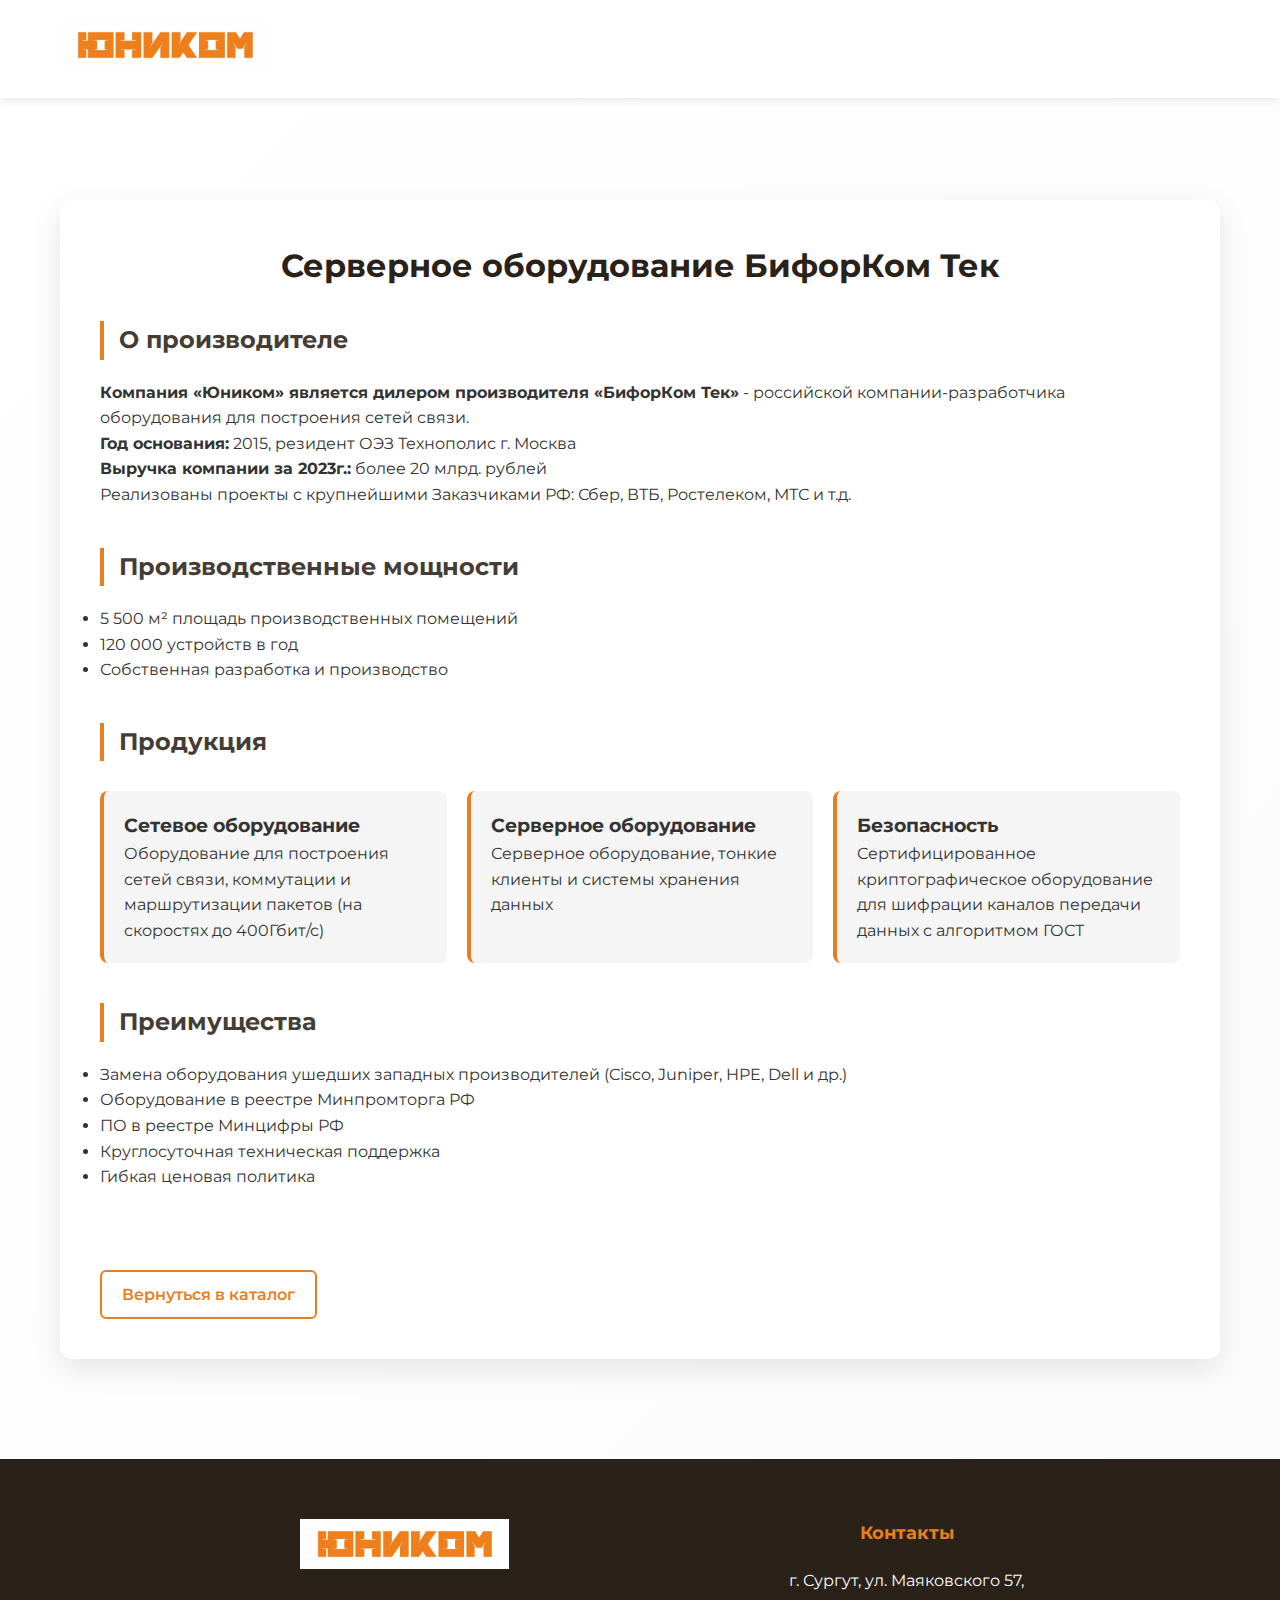
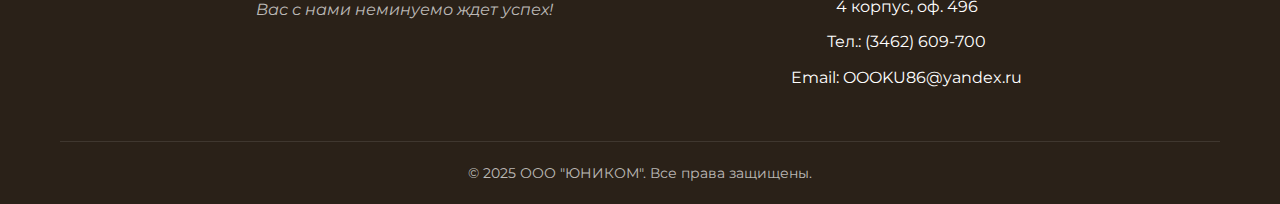
<file: server-equipment.html>
<!DOCTYPE html>
<html lang="ru">
<head>
    <meta charset="UTF-8">
    <meta name="viewport" content="width=device-width, initial-scale=1.0">
    <title>Серверное оборудование | ООО "ЮНИКОМ"</title>
    <link rel="stylesheet" href="styles/main.css">
    <link rel="stylesheet" href="styles/responsive.css">
    <link rel="preconnect" href="https://fonts.googleapis.com">
    <link rel="preconnect" href="https://fonts.gstatic.com" crossorigin>
    <link href="https://fonts.googleapis.com/css2?family=Montserrat:wght@400;500;600;700&display=swap" rel="stylesheet">
    <style>
        section {
            opacity: 1;
        }
        .product-container {
            max-width: 1200px;
            margin: 100px auto 40px;
            padding: 0 20px;
        }
        
        .product-content {
            background: white;
            padding: 40px;
            border-radius: 12px;
            box-shadow: 0 10px 30px rgba(0,0,0,0.1);
        }
        
        .product-title {
            color: var(--primary);
            margin-bottom: 30px;
            text-align: center;
            font-size: 32px;
        }
        
        .product-section {
            margin-bottom: 40px;
        }
        
        .product-section h2 {
            color: var(--secondary);
            margin-bottom: 20px;
            font-size: 24px;
            border-left: 4px solid var(--accent);
            padding-left: 15px;
        }
        
        .product-gallery {
            display: grid;
            grid-template-columns: repeat(auto-fit, minmax(300px, 1fr));
            gap: 20px;
            margin: 30px 0;
        }
        
        .product-image {
            border-radius: 8px;
            overflow: hidden;
            box-shadow: 0 5px 15px rgba(0,0,0,0.1);
        }
        
        .product-image img {
            width: 100%;
            height: 250px;
            object-fit: cover;
            transition: transform 0.3s ease;
        }
        
        .product-image:hover img {
            transform: scale(1.05);
        }
        
        .specs-table {
            width: 100%;
            border-collapse: collapse;
            margin: 20px 0;
        }
        
        .specs-table th, .specs-table td {
            padding: 12px 15px;
            text-align: left;
            border-bottom: 1px solid #eee;
        }
        
        .specs-table th {
            background: var(--gray);
            color: var(--primary);
            font-weight: 600;
        }
        
        .product-back {
            display: inline-flex;
            align-items: center;
            margin-top: 40px;
            color: var(--accent);
            text-decoration: none;
            font-weight: 600;
            transition: opacity 0.3s;
            padding: 10px 20px;
            border: 2px solid var(--accent);
            border-radius: 6px;
        }
        
        .product-back:hover {
            opacity: 0.8;
            background: rgba(230, 126, 34, 0.1);
        }
        
        .product-features {
            display: grid;
            grid-template-columns: repeat(auto-fit, minmax(250px, 1fr));
            gap: 20px;
            margin: 30px 0;
        }
        
        .feature-card {
            background: var(--gray);
            padding: 20px;
            border-radius: 8px;
            border-left: 4px solid var(--accent);
        }
        
        @media (max-width: 768px) {
            .product-content {
                padding: 25px;
            }
            
            .product-title {
                font-size: 28px;
            }
        }
    </style>
    </head>
    <body>
        <header class="header">
            <div class="container">
                <div class="header__inner">
                    <a href="index.html" class="logo">
                        <img src="images/logo.jpg" alt="ЮНИКОМ">
                    </a>
                    <div class="burger">
                        <span></span>
                        <span></span>
                        <span></span>
                    </div>
                </div>
            </div>
        </header>
        
        <main>
            <section class="section">
                <div class="product-container">
                    <div class="product-content">
                        <h1 class="product-title">Серверное оборудование БифорКом Тек</h1>
                        
                        <div class="product-section">
                            <h2>О производителе</h2>
                            <p><strong>Компания «Юником» является дилером производителя «БифорКом Тек»</strong> - российской компании-разработчика оборудования для построения сетей связи.</p>
                            <p><strong>Год основания:</strong> 2015, резидент ОЭЗ Технополис г. Москва</p>
                            <p><strong>Выручка компании за 2023г.:</strong> более 20 млрд. рублей</p>
                            <p>Реализованы проекты с крупнейшими Заказчиками РФ: Сбер, ВТБ, Ростелеком, МТС и т.д.</p>
                        </div>

                        <div class="product-section">
                            <h2>Производственные мощности</h2>
                            <ul>
                                <li>5 500 м² площадь производственных помещений</li>
                                <li>120 000 устройств в год</li>
                                <li>Собственная разработка и производство</li>
                            </ul>
                        </div>

                        <div class="product-section">
                            <h2>Продукция</h2>
                            <div class="product-features">
                                <div class="feature-card">
                                    <h3>Сетевое оборудование</h3>
                                    <p>Оборудование для построения сетей связи, коммутации и маршрутизации пакетов (на скоростях до 400Гбит/с)</p>
                                </div>
                                
                                <div class="feature-card">
                                    <h3>Серверное оборудование</h3>
                                    <p>Серверное оборудование, тонкие клиенты и системы хранения данных</p>
                                </div>
                                
                                <div class="feature-card">
                                    <h3>Безопасность</h3>
                                    <p>Сертифицированное криптографическое оборудование для шифрации каналов передачи данных с алгоритмом ГОСТ</p>
                                </div>
                            </div>
                        </div>

                        <div class="product-section">
                            <h2>Преимущества</h2>
                            <ul>
                                <li>Замена оборудования ушедших западных производителей (Cisco, Juniper, HPE, Dell и др.)</li>
                                <li>Оборудование в реестре Минпромторга РФ</li>
                                <li>ПО в реестре Минцифры РФ</li>
                                <li>Круглосуточная техническая поддержка</li>
                                <li>Гибкая ценовая политика</li>
                            </ul>
                        </div>

                        <a href="index.html#catalog" class="product-back">Вернуться в каталог</a>
                    </div>
                </div>
            </section>
        </main>

        <footer class="footer">
            <div class="container">
                <div class="footer__content">
                    <div class="footer__logo">
                        <img src="images/logo.jpg" alt="ЮНИКОМ">
                        <p>Вас с нами неминуемо ждет успех!</p>
                    </div>
                    <div class="footer__contacts">
                        <h4>Контакты</h4>
                        <p>г. Сургут, ул. Маяковского 57,<br>4 корпус, оф. 496</p>
                        <p>Тел.: (3462) 609-700</p>
                        <p>Email: OOOKU86@yandex.ru</p>
                    </div>
                </div>
                <div class="footer__bottom">
                    <p>&copy; 2025 ООО "ЮНИКОМ". Все права защищены.</p>
                </div>
            </div>
        </footer>

        <script src="scripts/main.js"></script>
    </body>
</html>
</file>
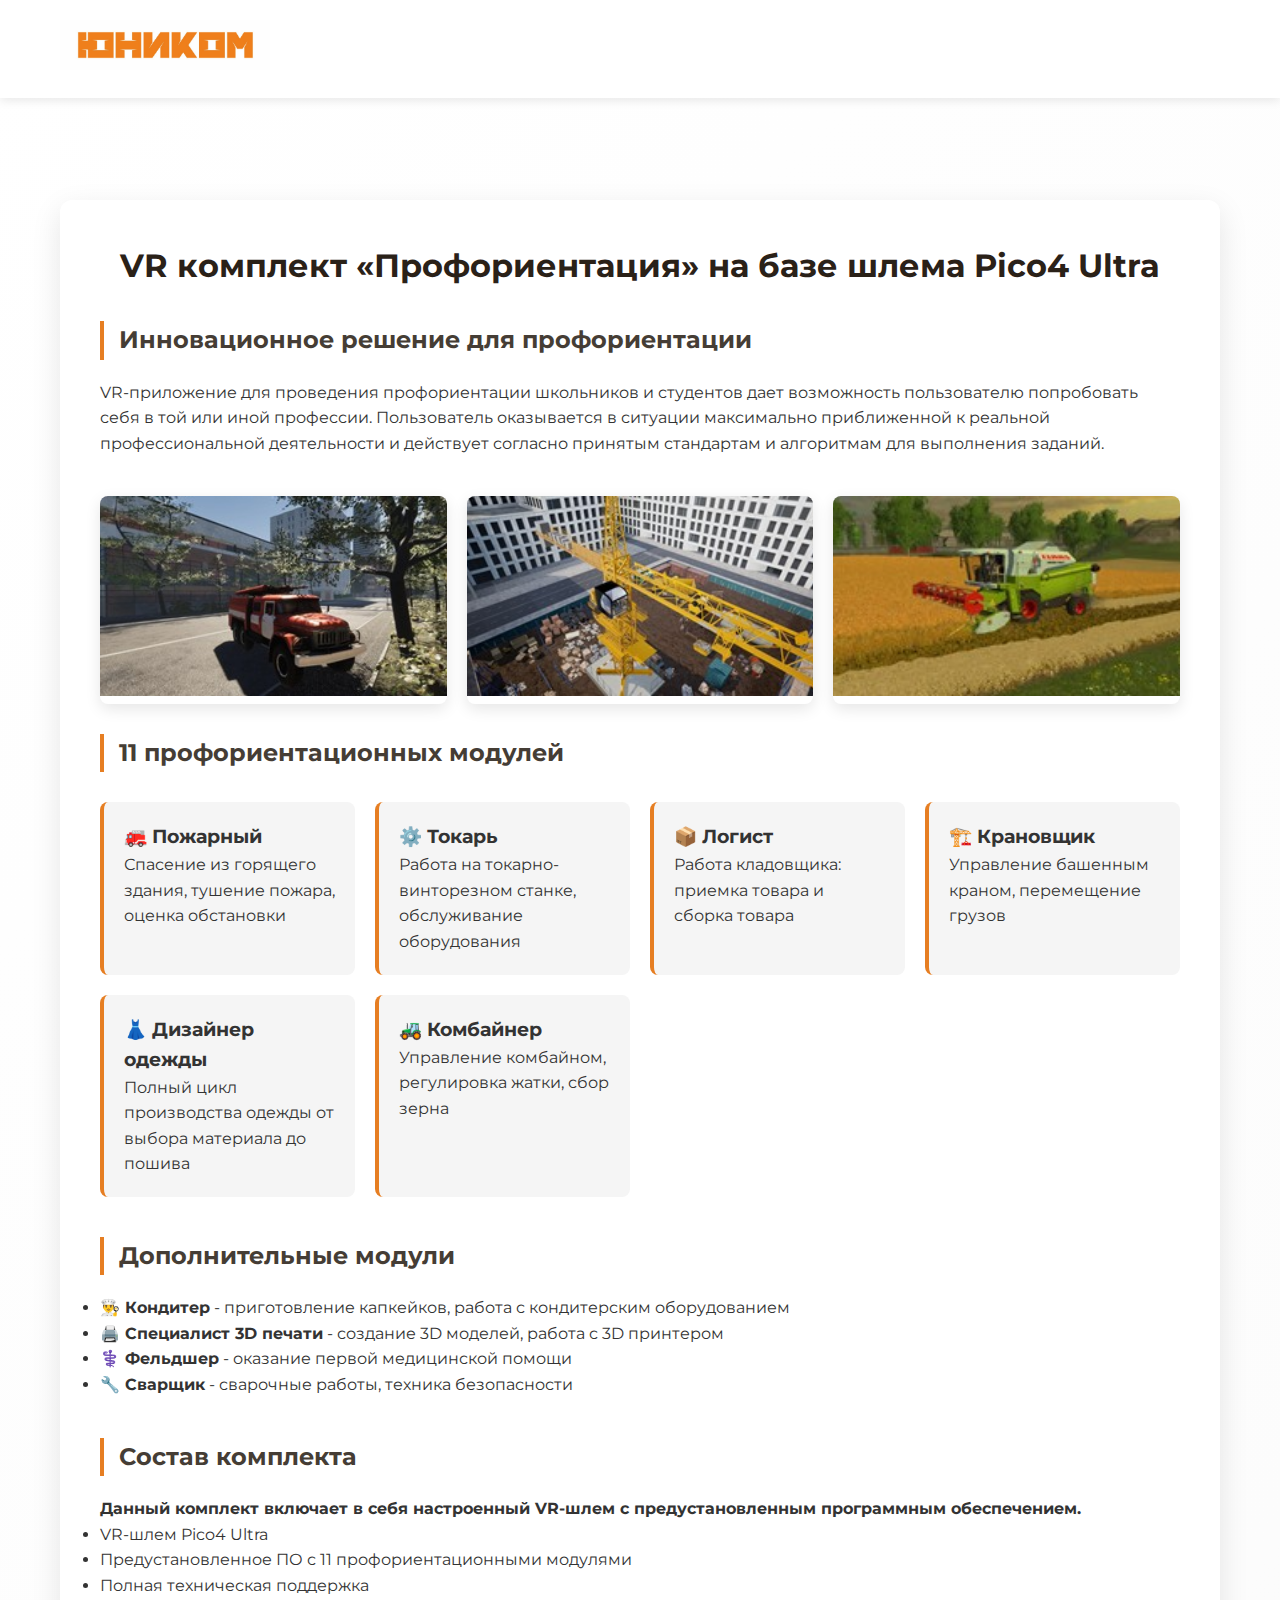
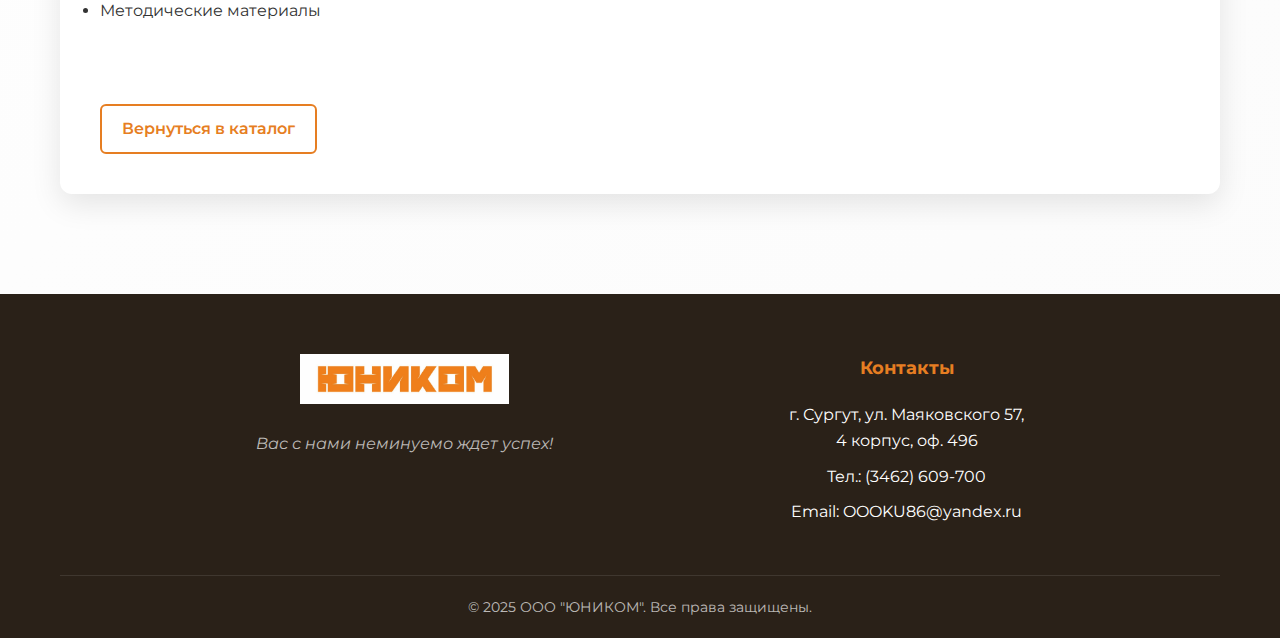
<file: vr-proforientation.html>
<!DOCTYPE html>
<html lang="ru">
<head>
    <meta charset="UTF-8">
    <meta name="viewport" content="width=device-width, initial-scale=1.0">
    <title>VR комплект профориентация | ООО "ЮНИКОМ"</title>
    <link rel="stylesheet" href="styles/main.css">
    <link rel="stylesheet" href="styles/responsive.css">
    <link rel="preconnect" href="https://fonts.googleapis.com">
    <link rel="preconnect" href="https://fonts.gstatic.com" crossorigin>
    <link href="https://fonts.googleapis.com/css2?family=Montserrat:wght@400;500;600;700&display=swap" rel="stylesheet">
    <style>
        section {
            opacity: 1;
        }

        .product-container {
            max-width: 1200px;
            margin: 100px auto 40px;
            padding: 0 20px;
        }

        .product-content {
            background: white;
            padding: 40px; 
            border-radius: 12px; 
            box-shadow: 0 10px 30px rgba(0,0,0,0.1); 
        }

        .product-title {
            color: var(--primary); 
            margin-bottom: 30px; 
            text-align: center; 
            font-size: 32px; 
        }

        .product-section { 
            margin-bottom: 40px; 
        }

        .product-section h2 { 
            color: var(--secondary); 
            margin-bottom: 20px; 
            font-size: 24px; 
            border-left: 4px solid var(--accent); 
            padding-left: 15px; 
        }

        .product-gallery { 
            display: grid; 
            grid-template-columns: repeat(auto-fit, minmax(300px, 1fr)); 
            gap: 20px; 
            margin: 30px 0;
            place-items: center;
        }

        .product-image { 
            border-radius: 8px; 
            overflow: hidden; 
            box-shadow: 0 5px 15px rgba(0,0,0,0.1); 
        }

        .product-image img { 
            width: 100%; 
            height: 200px; 
            object-fit: cover; 
            transition: transform 0.3s ease; 
        }

        .product-image:hover img { 
            transform: scale(1.05); 
        }

        .specs-table { 
            width: 100%; 
            border-collapse: collapse; 
            margin: 20px 0; 
        }

        .specs-table th, .specs-table td { 
            padding: 12px 15px; 
            text-align: left; 
            border-bottom: 1px solid #eee; 
        }

        .specs-table th { 
            background: var(--gray); 
            color: var(--primary); 
            font-weight: 600; 
        }

        .product-back { 
            display: inline-flex; 
            align-items: center; 
            margin-top: 40px; 
            color: var(--accent);
            text-decoration: none; 
            font-weight: 600; 
            transition: opacity 0.3s; 
            padding: 10px 20px; 
            border: 2px solid var(--accent); 
            border-radius: 6px; 
        }

        .product-back:hover { 
            opacity: 0.8; 
            background: rgba(230, 126, 34, 0.1); 
        }

        .product-features { 
            display: grid; 
            grid-template-columns: repeat(auto-fit, minmax(250px, 1fr)); 
            gap: 20px; 
            margin: 30px 0; 
        }

        .feature-card { 
            background: var(--gray); 
            padding: 20px; 
            border-radius: 8px; 
            border-left: 4px solid var(--accent); 
        }

        @media (max-width: 768px) { 
            .product-content { padding: 25px; } 
            .product-title { font-size: 28px; } 
        }
    </style>
</head>
<body>
    <header class="header">
        <div class="container">
            <div class="header__inner">
                <a href="index.html" class="logo">
                    <img src="images/logo.jpg" alt="ЮНИКОМ">
                </a>
                <div class="burger">
                    <span></span>
                    <span></span>
                    <span></span>
                </div>
            </div>
        </div>
    </header>
    
    <main>
        <section class="section">
            <div class="product-container">
                <div class="product-content">
                    <h1 class="product-title">VR комплект «Профориентация» на базе шлема Pico4 Ultra</h1>
                    
                    <div class="product-section">
                        <h2>Инновационное решение для профориентации</h2>
                        <p>VR-приложение для проведения профориентации школьников и студентов дает возможность пользователю попробовать себя в той или иной профессии. Пользователь оказывается в ситуации максимально приближенной к реальной профессиональной деятельности и действует согласно принятым стандартам и алгоритмам для выполнения заданий.</p>
                    </div>

                    <div class="product-gallery">
                        <div class="product-image">
                            <img src="images/products/vr-proforientation/vr1.jpg" alt="VR профориентация">
                        </div>
                        <div class="product-image">
                            <img src="images/products/vr-proforientation/vr2.jpg" alt="Pico4 Ultra">
                        </div>
                        <div class="product-image">
                            <img src="images/products/vr-proforientation/vr3.jpg" alt="Профессии в VR">
                        </div>
                    </div>

                    <div class="product-section">
                        <h2>11 профориентационных модулей</h2>
                        <div class="product-features">
                            <div class="feature-card">
                                <h3>🚒 Пожарный</h3>
                                <p>Спасение из горящего здания, тушение пожара, оценка обстановки</p>
                            </div>
                            
                            <div class="feature-card">
                                <h3>⚙️ Токарь</h3>
                                <p>Работа на токарно-винторезном станке, обслуживание оборудования</p>
                            </div>
                            
                            <div class="feature-card">
                                <h3>📦 Логист</h3>
                                <p>Работа кладовщика: приемка товара и сборка товара</p>
                            </div>

                            <div class="feature-card">
                                <h3>🏗️ Крановщик</h3>
                                <p>Управление башенным краном, перемещение грузов</p>
                            </div>

                            <div class="feature-card">
                                <h3>👗 Дизайнер одежды</h3>
                                <p>Полный цикл производства одежды от выбора материала до пошива</p>
                            </div>

                            <div class="feature-card">
                                <h3>🚜 Комбайнер</h3>
                                <p>Управление комбайном, регулировка жатки, сбор зерна</p>
                            </div>
                        </div>
                    </div>

                    <div class="product-section">
                        <h2>Дополнительные модули</h2>
                        <ul>
                            <li><strong>👨‍🍳 Кондитер</strong> - приготовление капкейков, работа с кондитерским оборудованием</li>
                            <li><strong>🖨️ Специалист 3D печати</strong> - создание 3D моделей, работа с 3D принтером</li>
                            <li><strong>⚕️ Фельдшер</strong> - оказание первой медицинской помощи</li>
                            <li><strong>🔧 Сварщик</strong> - сварочные работы, техника безопасности</li>
                        </ul>
                    </div>

                    <div class="product-section">
                        <h2>Состав комплекта</h2>
                        <p><strong>Данный комплект включает в себя настроенный VR-шлем с предустановленным программным обеспечением.</strong></p>
                        <ul>
                            <li>VR-шлем Pico4 Ultra</li>
                            <li>Предустановленное ПО с 11 профориентационными модулями</li>
                            <li>Полная техническая поддержка</li>
                            <li>Методические материалы</li>
                        </ul>
                    </div>

                    <a href="index.html#catalog" class="product-back">Вернуться в каталог</a>
                </div>
            </div>
        </section>
    </main>

    <footer class="footer">
        <div class="container">
            <div class="footer__content">
                <div class="footer__logo">
                    <img src="images/logo.jpg" alt="ЮНИКОМ">
                    <p>Вас с нами неминуемо ждет успех!</p>
                </div>
                <div class="footer__contacts">
                    <h4>Контакты</h4>
                    <p>г. Сургут, ул. Маяковского 57,<br>4 корпус, оф. 496</p>
                    <p>Тел.: (3462) 609-700</p>
                    <p>Email: OOOKU86@yandex.ru</p>
                </div>
            </div>
            <div class="footer__bottom">
                <p>&copy; 2025 ООО "ЮНИКОМ". Все права защищены.</p>
            </div>
        </div>
    </footer>

    <script src="scripts/main.js"></script>
</body>
</html>
</file>
<file: styles/main.css>
:root {
    --primary: #2A2118;
    --secondary: #453D35;
    --accent: #E67E22;
    --light: #FFFFFF;
    --dark: #1A1A1A;
    --gray: #F5F5F5;
    --text: #333333;
    --header-height: 80px;
}

* {
    margin: 0;
    padding: 0;
    box-sizing: border-box;
}

body {
    font-family: 'Montserrat', sans-serif;
    color: var(--text);
    line-height: 1.6;
    background: linear-gradient(-45deg, #f5f5f5, #f0f0f0, #fafafa, #ffffff);
    background-size: 400% 400%;
}

.container {
    width: 100%;
    max-width: 1200px;
    margin: 0 auto;
    padding: 0 20px;
}

.section {
    padding: 80px 0;
}

.section__title {
    font-size: 36px;
    font-weight: 700;
    color: var(--primary);
    margin-bottom: 50px;
    text-align: center;
    position: relative;
}

.section__title::after {
    content: '';
    display: block;
    width: 80px;
    height: 4px;
    background-color: var(--accent);
    margin: 20px auto 0;
}

.btn {
    display: inline-block;
    padding: 12px 30px;
    background-color: var(--accent);
    color: var(--light);
    border: none;
    border-radius: 4px;
    font-weight: 600;
    text-decoration: none;
    transition: all 0.3s ease;
    cursor: pointer;
}

.btn:hover {
    background-color: #D35400;
    transform: translateY(-2px);
}

.header {
    background-color: var(--light);
    box-shadow: 0 2px 10px rgba(0, 0, 0, 0.1);
    position: fixed;
    width: 100%;
    top: 0;
    left: 0;
    z-index: 1000;
}

.header__inner {
    display: flex;
    justify-content: space-between;
    align-items: center;
    padding: 20px 0;
}

.logo img {
    height: 50px;
}

.logo {
    position: relative;
    display: inline-block;
}

.logo-progress {
    position: absolute;
    bottom: -5px;
    left: 0;
    width: 0;
    height: 2px;
    background: var(--accent);
    transition: width 0.3s ease-out;
    opacity: 0.8;
    box-shadow: 0 0 10px rgba(230, 126, 34, 0.3);
}

.nav__list {
    display: flex;
    list-style: none;
    gap: 20px;
}

.nav__list a {
    position: relative;
    color: var(--primary);
    text-decoration: none;
    font-weight: 500;
    transition: color 0.3s;
}

.nav__list a:hover {
    color: var(--accent);
}

.nav__list a::after {
    content: '';
    position: absolute;
    bottom: -5px;
    left: 0;
    width: 0;
    height: 2px;
    background: var(--accent);
    transition: width 0.3s;
}

.nav__list a:hover::after {
    width: 100%;
}

.burger {
    display: none;
    cursor: pointer;
}

.burger span {
    display: block;
    width: 25px;
    height: 3px;
    background-color: var(--primary);
    margin: 5px 0;
    transition: all 0.3s;
}

.hero {
    background: linear-gradient(rgba(0, 0, 0, 0.6), rgba(0, 0, 0, 0.6)), url('../images/bg.jpg') no-repeat center/cover;
    height: calc(100vh - 80px);
    min-height: 300px;
    color: var(--light);
    display: flex;
    align-items: center;
    justify-content: center;
    text-align: center;
    margin-top: 80px;
    position: relative;
    overflow: hidden;
}

.hero::before {
    content: '';
    position: absolute;
    top: 0;
    left: 0;
    width: 100%;
    height: 100%;
    background-image: 
        url('../images/no-bg-logo.png'),
        url('../images/no-bg-logo.png');
    background-repeat: no-repeat;
    background-size: auto 90%;
    background-position: 
        0% center,
        180% center;
    opacity: 0.1;
    filter: brightness(0.6);
    animation: floatLogo 25s linear infinite;
    z-index: 1;
    will-change: background-position;
    backface-visibility: hidden;
    transform: translateZ(0);
}

@keyframes floatLogo {
    0% {
        background-position: 
            -180% center,
            0% center;
    }
    100% {
        background-position: 
            0% center,
            180% center;
    }
}

.hero__content {
    position: relative;
    z-index: 2;
    max-width: 90%;
}

.hero .btn {
    animation: breath 3s ease-in-out infinite;
}

@keyframes breath {
    0%, 100% { transform: scale(1); }
    50% { transform: scale(1.03); }
}

.hero__content {
    max-width: 800px;
    margin: 0 auto;
}

.hero__title {
    font-size: 48px;
    font-weight: 700;
    margin-bottom: 20px;
}

.hero__subtitle {
    font-size: 20px;
    margin-bottom: 30px;
}

.about {
    padding-bottom: 0px;
}

.about__intro {
    max-width: 800px;
    margin: 0 auto 80px;
    text-align: center;
}

.values-grid {
    display: grid;
    grid-template-columns: repeat(2, 1fr);
    gap: 30px;
    margin-top: 50px;
}

.value-card {
    background: var(--light);
    border-radius: 16px;
    box-shadow: 
        8px 8px 16px rgba(0, 0, 0, 0.1),
        -8px -8px 16px rgba(255, 255, 255, 0.8);
    transition: all 0.4s;
    padding: 30px;
    border-left: 4px solid var(--accent);
}

.value-card:hover {
    transform: translateY(-10px);
    box-shadow: 
        12px 12px 24px rgba(0, 0, 0, 0.15),
        -12px -12px 24px rgba(255, 255, 255, 0.9);
}

.value-icon {
    font-size: 24px;
    color: #E67E22;
    margin-bottom: 15px;
    display: inline-block;
    transition: all 0.5s;
}

.value-card:hover .value-icon {
    transform: scale(1.2) rotate(10deg);
    animation: iconPulse 1.5s infinite;
}

@keyframes iconPulse {
    0%, 100% { opacity: 1; }
    50% { opacity: 0.7; }
}

.stats {
    display: flex;
    justify-content: space-between;
    text-align: center;
    margin-top: 80px;
}

.stat__item {
    flex: 1;
    padding: 20px;
}

.stat__number {
    display: block;
    font-size: 36px;
    font-weight: 700;
    color: var(--accent);
    margin-bottom: 10px;
}

.stat__text {
    font-size: 16px;
    color: var(--primary);
}

.tabs {
    display: flex;
    justify-content: center;
    margin-bottom: 30px;
    border-bottom: 1px solid #ddd;
}

.tab__btn {
    padding: 12px 25px;
    background: none;
    border: none;
    border-bottom: 3px solid transparent;
    font-size: 16px;
    font-weight: 600;
    color: var(--text);
    cursor: pointer;
    transition: all 0.3s;
}

.tab__btn.active {
    color: var(--accent);
    border-bottom-color: var(--accent);
}

.tab__content {
    display: none;
}

.tab__content.active {
    display: block;
    text-align: justify;
    width: 80%;
    margin: 0 auto;
}

.client__content {
    display: flex;
    align-items: center;
    gap: 40px;
}

.client__text {
    flex: 1;
    text-align: justify;
}

.client__text ul {
    margin-top: 15px;
    padding-left: 20px;
}

.client__image {
    flex: 1;
    border-radius: 8px;
    overflow: hidden;
}

.client__image img {
    width: 100%;
    height: auto;
    display: block;
}

.projects__grid {
    display: grid;
    grid-template-columns: repeat(auto-fit, minmax(250px, 1fr));
    gap: 30px;
}

.project__card {
    display: flex;
    flex-direction: column;
    height: 100%;
    background: var(--light);
    border-radius: 15px;
    padding: 30px;
    box-shadow: 
        8px 8px 16px rgba(0, 0, 0, 0.1),
        -8px -8px 16px rgba(255, 255, 255, 0.8);
    transition: all 0.4s;
    position: relative;
    overflow: hidden;
}

.project__card::before {
    content: '';
    position: absolute;
    top: -50%;
    left: -50%;
    width: 200%;
    height: 200%;
    background: linear-gradient(
        to bottom right,
        rgba(255,255,255,0.3),
        rgba(255,255,255,0)
    );
    transform: rotate(30deg);
    transition: all 0.6s;
}

.project__card p {
    margin-bottom: 20px;
}

.project__card .btn-details {
    margin-top: auto;
    align-self: flex-start;
}

.project__card h3 {
    color: var(--primary);
    margin-bottom: 15px;
}

.btn-details {
    position: relative;
    padding: 12px 24px;
    background: var(--accent);
    color: white;
    border: none;
    border-radius: 50px;
    font-weight: 600;
    overflow: hidden;
    z-index: 1;
    transition: all 0.4s;
    margin-top: 15px;
    display: inline-flex;
    align-items: center;
    box-shadow: 0 4px 15px rgba(230, 126, 34, 0.3);
}

.btn-details::before {
    content: '';
    position: absolute;
    top: 0;
    left: 0;
    width: 100%;
    height: 100%;
    background: var(--primary);
    z-index: -1;
    transform: scaleX(0);
    transform-origin: right;
    transition: transform 0.4s ease;
    border-radius: 50px;
}

.btn-details:hover {
    color: white;
    transform: translateY(-3px);
    box-shadow: 0 6px 20px rgba(112, 97, 84, 0.4);
}

.btn-details:hover::before {
    transform: scaleX(1);
    transform-origin: left;
}

.btn-details::after {
    content: '→';
    margin-left: 8px;
    transition: transform 0.3s;
}

.btn-details:hover::after {
    transform: translateX(3px);
}

.modal {
    position: fixed;
    top: 0;
    left: 0;
    right: 0;
    bottom: 0;
    background: rgba(0,0,0,0.7);
    display: flex;
    align-items: center;
    justify-content: center;
    opacity: 0;
    pointer-events: none;
    transition: opacity 0.2s ease-out;
    z-index: 1000;
    backdrop-filter: none;
    will-change: opacity;
}

.modal.active {
    opacity: 1;
    pointer-events: all;
}

.modal__content {
    background: white;
    border-radius: 12px;
    max-width: 800px;
    width: 90%;
    max-height: 90vh;
    overflow-y: auto;
    transform: translateY(20px);
    transition: transform 0.2s ease-out;
    opacity: 0;
    transform: translateY(20px) scale(0.98);
    transition: 
        opacity 0.3s ease-out,
        transform 0.3s ease-out;
}

.modal.active .modal__content {
    opacity: 1;
    transform: translateY(0) scale(1);
}

.low-performance .modal__content {
  transition: none !important;
}

.modal__close {
    position: absolute;
    top: 20px;
    right: 20px;
    width: 40px;
    height: 40px;
    border-radius: 50%;
    background: var(--accent);
    display: flex;
    align-items: center;
    justify-content: center;
    border: none;
    cursor: pointer;
    z-index: 10;
    transition: all 0.3s;
}

.modal__close svg {
    color: white;
    width: 18px;
    height: 18px;
}

.modal__close:hover {
    transform: rotate(90deg);
    background: var(--primary);
}

.modal__inner {
    padding: 40px;
    padding-top: 20px;
    overflow-y: auto;
    max-height: calc(90vh - 80px);
}

.modal__title {
    color: var(--primary);
    font-size: 26px;
    margin-bottom: 15px;
    position: relative;
    padding-bottom: 10px;
}

.modal__title::after {
    content: '';
    position: absolute;
    bottom: 0;
    left: 0;
    width: 60px;
    height: 3px;
    background: var(--accent);
}

.modal__description {
    line-height: 1.6;
}

.modal__description ul {
    margin: 15px 0;
    padding-left: 20px;
}

.modal__description li {
    margin-bottom: 10px;
}

.catalog__grid {
    display: grid;
    grid-template-columns: repeat(3, 1fr);
    gap: 25px;
}

.item__image {
    position: absolute;
    width: 100%;
    height: 100%;
    transition: filter 0.3s ease;
}

.catalog__item {
    height: 300px;
    border-radius: 15px;
    overflow: hidden;
    position: relative;
    box-shadow: 0 10px 30px rgba(0,0,0,0.2);
    transition: all 0.5s cubic-bezier(0.175, 0.885, 0.32, 1.275);

    opacity: 0;
    animation: fadeIn 0.5s forwards;
    animation-delay: calc(var(--order) * 0.1s);
}

@keyframes fadeIn {
    to { opacity: 1; }
}

.catalog__content {
    position: absolute;
    bottom: 0;
    left: 0;
    width: 100%;
    padding: 25px;
    background: linear-gradient(to top, rgba(0,0,0,0.8), transparent);
    color: white;
    transform: translateY(0);
    transition: all 0.5s ease;
}

.catalog__title {
    font-size: 22px;
    margin-bottom: 10px;
    transition: all 0.3s;
}

.catalog__desc {
    opacity: 0;
    max-height: 0;
    transition: all 0.5s ease;
    font-size: 16px;
    line-height: 1.5;
}

.catalog__item:hover .item__image {
    filter: brightness(0.5);
}

.catalog__item:hover {
    box-shadow: 0 15px 40px rgba(0,0,0,0.3);
}

.catalog__item:hover .catalog__title {
    transform: translateY(-10px);
}

.catalog__item:hover .catalog__desc {
    opacity: 1;
    max-height: 100px;
    transform: translateY(-10px);
}

.catalog__footer {
    display: flex;
    align-items: center;
    gap: 20px;
    margin-top: 40px;
    padding-bottom: 0px;
}

.footer__line {
    flex: 1;
    height: 1px;
    background: linear-gradient(90deg, transparent, rgba(230,126,34,0.3), transparent);
}

.footer__text {
    color: var(--secondary);
    font-style: italic;
    font-size: 24px;
    white-space: nowrap;
}

#item__image1 { background: url('../images/catalog/3d.jpg') center/cover; }
#item__image2 { background: url('../images/catalog/vr.jpg') center/cover; }
#item__image3 { background: url('../images/catalog/robots.jpg') center/cover; }
#item__image4 { background: url('../images/catalog/bpla.jpg') center/cover; }
#item__image5 { background: url('../images/catalog/lab.jpg') center/cover;}
#item__image6 { background: url('../images/catalog/interactive.jpg') center/cover;}
#item__image7 { background: url('../images/catalog/phygital.jpg') center/cover;}
#item__image8 { background: url('../images/catalog/servers.jpg') center/cover;}
#item__image9 { background: url('../images/catalog/kuber1.jpg') center/cover;}
#item__image10 { background: url('../images/catalog/agro.jpg') center/cover; }
#item__image11 { background: url('../images/catalog/hologram.jpg') center/cover; }
#item__image12 { background: url('../images/catalog/po.png') center/cover; }

.geography__content {
    display: flex;
    gap: 40px;
    align-items: center;
    flex-direction: column;
}

.geography__text {
    text-align: center;
    font-size: 17px;
}

.geography iframe {
    width: 100%;
    border-radius: 12px;
    box-shadow: 5px 10px 30px rgba(0,0,0,0.1);
    transition: height 0.3s ease;
}

.partners__grid {
    display: grid;
    grid-template-columns: repeat(auto-fit, minmax(150px, 1fr));
    gap: 30px;
    align-items: center;
}

.partner__logo {
    height: 100px;
    background-color: var(--gray);
    display: flex;
    align-items: center;
    justify-content: center;
    border-radius: 8px;
}

.partners {
    padding-bottom: 0px;
}

.social {
    padding-bottom: 0px;
}

.social__content {
    text-align: center;
    margin-bottom: 100px;
}

.social__gallery {
    display: grid;
    grid-template-columns: repeat(auto-fit, minmax(250px, 1fr));
    gap: 20px;
    margin-top: 40px;
}

.social__gallery img {
    width: 100%;
    height: 200px;
    object-fit: cover;
    border-radius: 8px;
}

.contacts__content {
    display: flex;
    gap: 40px;
}

.contacts__info {
    flex: 1;
}

.social__intro {
    max-width: 1200px;
    margin: 0 auto 40px;
    text-align: center;
    font-size: 17px;
    line-height: 1.6;
    color: var(--text);
}

.timeline {
    position: relative;
    width: 100%;
    max-width: 800px;
    margin: 0 auto;
    overflow: hidden;
    padding: 10px 0;
}

.timeline__track {
    display: flex;
    transition: transform 0.5s ease;
    will-change: transform;
}

.timeline__item {
    min-width: 100%;
    display: flex;
    flex-direction: column;
    gap: 15px;
    padding: 0 10px;
    box-sizing: border-box;
}

.timeline__image {
    height: 400px;
    border-radius: 10px;
    background-size: cover;
    background-position: center;
    position: relative;
    overflow: hidden;
    box-shadow: 0 8px 20px rgba(0,0,0,0.15);
}

.timeline__image::after {
    content: '';
    position: absolute;
    bottom: 0;
    left: 0;
    width: 100%;
    height: 40%;
    background: linear-gradient(to top, rgba(0,0,0,0.6), transparent);
}

.timeline__text {
    background: white;
    padding: 20px;
    border-radius: 10px;
    box-shadow: 0 5px 15px rgba(0,0,0,0.08);
    margin-top: -40px;
    position: relative;
    z-index: 1;
    max-width: 90%;
    margin-left: auto;
    margin-right: auto;
}

.timeline__text h3 {
    color: var(--primary);
    margin-bottom: 10px;
    font-size: 20px;
}

.timeline__text p {
    color: var(--text);
    line-height: 1.5;
    font-size: 15px;
}

.social__controls {
    display: flex;
    justify-content: center;
    align-items: center;
    gap: 25px;
    margin-top: 30px;
}

.social__nav {
    width: 45px;
    height: 45px;
    border-radius: 50%;
    background: var(--accent);
    color: white;
    border: none;
    display: flex;
    align-items: center;
    justify-content: center;
    cursor: pointer;
    transition: all 0.3s;
}

.social__nav:hover {
    background: var(--primary);
    transform: scale(1.1);
}

.social__nav svg {
    width: 20px;
    height: 20px;
}

.social__dots {
    display: flex;
    gap: 8px;
}

.social__dot {
    width: 10px;
    height: 10px;
    border-radius: 50%;
    background: var(--gray);
    cursor: pointer;
    transition: all 0.3s;
}

.social__dot.active {
    background: var(--accent);
    transform: scale(1.2);
}

@keyframes fadeInSlide {
    from { opacity: 0; transform: translateY(15px); }
    to { opacity: 1; transform: translateY(0); }
}

.timeline__item {
    animation: fadeInSlide 0.5s ease-out both;
}

.contacts__info h3 {
    color: var(--primary);
    margin-bottom: 20px;
}

.contacts__info p {
    margin-bottom: 15px;
}

.contacts__info h2 {
    margin-top: 35px;
    margin-bottom: 10px;
}

#write-us {
    margin-bottom: 50px;
    font-style: italic;
}

.contact__form {
    flex: 1;
    background-color: var(--gray);
    padding: 30px;  
    border-radius: 8px;
    border: 0.5px #c6c6c6 solid;
    transition: all 0.5s;
}

.contact__form h3 {
    color: var(--primary);
    margin-bottom: 20px;
}

.form__group {
    margin-bottom: 20px;
}

.form__group input,
.form__group textarea {
    width: 100%;
    padding: 12px 15px;
    border: 1px solid #ddd;
    border-radius: 4px;
    font-family: 'Montserrat', sans-serif;
    transition: all 0.4s cubic-bezier(0.175, 0.885, 0.32, 1.275);
}

.form__group textarea {
    height: 120px;
    resize: vertical;
}

.form__group input:focus,
.form__group textarea:focus {
  border-color: var(--accent);
  box-shadow: 0 0 0 2px rgba(230, 126, 34, 0.15);
  transform: translateY(-2px);
  background: rgba(255, 255, 255, 1);
}

.contact__form:hover {
  box-shadow: 
    0 8px 25px rgba(0, 0, 0, 0.12),
    0 0 0 1px rgba(0, 0, 0, 0.08);
}

.form__agree {
    display: flex;
    align-items: flex-start;
    margin-bottom: 20px;
}

.agree-checkbox {
    margin-right: 10px;
    margin-top: 3px;
    min-width: 18px;
    min-height: 18px;
    accent-color: var(--accent);
    cursor: pointer;
}

.agree-label {
    font-size: 16px;
    line-height: 1.4;
    color: var(--text);
    cursor: pointer;
    text-align: left;
}

.policy-link {
    color: #E67E22;
    text-decoration: underline;
    transition: opacity 0.3s;
}

.policy-link:hover {
    opacity: 0.8;
}

.footer {
    background-color: var(--primary);
    color: var(--light);
    padding: 60px 0 20px;
}

.footer__content {
    display: flex;
    flex-direction: row;
    justify-content: space-evenly;
    gap: 40px;
    margin-bottom: 40px;
    text-align: center;
}

.footer__content p {
    margin-bottom: 10px;
}

.footer__logo img {
    height: 50px;
    margin-bottom: 20px;
}

.footer__logo p {
    font-style: italic;
    color: rgba(255, 255, 255, 0.7);
}

.footer__nav h4,
.footer__contacts h4 {
    font-size: 18px;
    margin-bottom: 20px;
    color: var(--accent);
}

.footer__nav ul {
    list-style: none;
}

.footer__nav li {
    margin-bottom: 10px;
}

.footer__nav a {
    color: var(--light);
    text-decoration: none;
    transition: color 0.3s;
}

.footer__nav a:hover {
    color: var(--accent);
}

.footer__bottom {
    text-align: center;
    padding-top: 20px;
    border-top: 1px solid rgba(255, 255, 255, 0.1);
    color: rgba(255, 255, 255, 0.7);
    font-size: 14px;
}

.partners-section {
    position: relative;
    margin: 40px 0;
}

.partners-track {
    position: relative;
    max-width: 1150px;
    margin: 40px auto;
    overflow: hidden;
    padding: 30px 0;
}

.partners-track__inner {
    display: flex;
    width: max-content;
}

.top-track .partners-track__inner {
    animation: scrollLeft 15s linear infinite;
}

.bottom-track .partners-track__inner {
    animation: scrollRight 15s linear infinite;
}


.partner-card {
    width: 400px;
    height: 140px;
    margin: 0 25px;
    flex-shrink: 0;
    perspective: 1000px;
    cursor: pointer;
}

.card-face {
    position: absolute;
    width: 100%;
    height: 100%;
    backface-visibility: hidden;
    display: flex;
    align-items: center;
    justify-content: center;
    border-radius: 8px;
    transition: transform 0.6s cubic-bezier(0.4, 0, 0.2, 1);
    box-shadow: 0 5px 15px rgba(0,0,0,0.1);
}

.front {
    background: white;
    transform: rotateY(0deg);
}

#first_partner { background: url('../images/partners/partner1.jpg') center/cover; }
#second_partner { background: url('../images/partners/partner2.jpg') center/cover; }
#third_partner { background: url('../images/partners/partner3.jpg') center/cover; }
#fourth_partner { background: url('../images/partners/partner4.jpg') center/cover; }
#fifth_partner { background: url('../images/partners/partner5.jpg') center/cover; }
#sixth_partner { background: url('../images/partners/partner6.png') center/cover; }
#seventh_partner { background: url('../images/partners/partner7.jpg') center/cover; }
#eights_partner { background: url('../images/partners/partner8.jpg') center/cover; }
#ninth_partner { background: url('../images/partners/partner9.jpg') center/cover; }
#tenth_partner { background: url('../images/partners/partner10.jpg') center/cover; }

.back {
    background: var(--primary);
    color: white;
    transform: rotateY(180deg);
    padding: 15px;
    text-align: center;
}

.partner-card:hover .front {
    transform: rotateY(180deg);
}

.partner-card:hover .back {
    transform: rotateY(360deg);
}

@keyframes scrollLeft {
    0% {
        transform: translateX(0);
    }
    100% {
        transform: translateX(calc(-450px * 5));
    }
}

@keyframes scrollRight {
    0% {
        transform: translateX(calc(-450px * 5));
    }
    100% {
        transform: translateX(0);
    }
}

.partners-track::before,
.partners-track::after {
    content: '';
    position: absolute;
    top: 0;
    bottom: 0;
    width: 150px;
    z-index: 2;
}

.partners-track::before {
    left: 0;
    background: linear-gradient(90deg, rgba(255,255,255,1) 0%, rgba(255,255,255,0) 100%);
}

.partners-track::after {
    right: 0;
    background: linear-gradient(270deg, rgba(255,255,255,1) 0%, rgba(255,255,255,0) 100%);
}

.preloader {
    position: fixed;
    top: 0;
    left: 0;
    width: 100%;
    height: 100%;
    background: white;
    display: flex;
    justify-content: center;
    align-items: center;
    z-index: 9999;
    transition: opacity 0.5s ease;
}

.pl-container {
    width: 100%;
    max-width: 300px;
    text-align: center;
}

.pl-logo {
    width: 180px;
    height: auto;
    margin-bottom: 30px;
    animation: subtlePulse 2s ease-in-out infinite;
}

.pl-progress-container {
    width: 100%;
    height: 4px;
    background: #f0f0f0;
    border-radius: 2px;
    overflow: hidden;
}

.pl-progress-bar {
    height: 100%;
    width: 0;
    background: #e67e22;
    transition: width 0.3s ease-out;
    border-radius: 2px;
}

@keyframes subtlePulse {
    0%, 100% { transform: scale(1); opacity: 1; }
    50% { transform: scale(1.03); opacity: 0.95; }
}

.preloader--hidden {
    opacity: 0;
    pointer-events: none;
}

.pl-progress-bar {
    transition: width 0.3s ease-out, opacity 0.4s ease 0.1s;
}

.preloader--hidden .pl-progress-bar {
    opacity: 0;
}

section {
    opacity: 0;
    transform: translateY(20px);
    transition: opacity 0.6s ease, transform 0.6s ease;
}

section.visible {
    opacity: 1;
    transform: translateY(0);
}


.history-section {
    margin-top: 80px;
    padding: 40px 0;
}

.history-title {
    text-align: center;
    font-size: 32px;
    color: var(--primary);
    margin-bottom: 50px;
    position: relative;
}

.history-title::after {
    content: '';
    display: block;
    width: 80px;
    height: 4px;
    background-color: var(--accent);
    margin: 15px auto 0;
}

.timeline-history {
    position: relative;
    max-width: 1000px;
    margin: 0 auto;
    padding: 40px 0;
}

.timeline-progress {
    position: absolute;
    left: 50px;
    top: 0;
    bottom: 0;
    width: 4px;
    background: linear-gradient(to bottom, var(--accent), var(--primary));
    transform: translateX(-50%);
    border-radius: 2px;
}

.timeline-item {
    display: flex;
    align-items: flex-start;
    margin-bottom: 60px;
    position: relative;
    opacity: 0;
    transform: translateX(-50px);
    transition: all 0.6s ease;
}

.timeline-item.visible {
    opacity: 1;
    transform: translateX(0);
}

.timeline-year {
    flex: 0 0 100px;
    font-size: 24px;
    font-weight: 700;
    color: var(--accent);
    text-align: center;
    background: white;
    padding: 10px;
    border-radius: 8px;
    box-shadow: 0 4px 15px rgba(0,0,0,0.1);
    position: relative;
    z-index: 2;
}

.timeline-content {
    flex: 1;
    background: white;
    padding: 25px;
    border-radius: 12px;
    box-shadow: 0 8px 25px rgba(0,0,0,0.1);
    border-left: 4px solid var(--accent);
    transition: all 0.3s ease;
}

.timeline-content:hover {
    transform: translateY(-5px);
    box-shadow: 0 12px 35px rgba(0,0,0,0.15);
}

.timeline-icon {
    font-size: 32px;
    margin-bottom: 15px;
}

.timeline-content h4 {
    color: var(--primary);
    margin-bottom: 15px;
    font-size: 20px;
}

.timeline-badges {
    display: flex;
    flex-wrap: wrap;
    gap: 10px;
}

.timeline-badge {
    background: var(--gray);
    padding: 8px 15px;
    border-radius: 20px;
    font-size: 14px;
    font-weight: 600;
    color: var(--text);
    border: 2px solid transparent;
}

.timeline-badge.oil {
    background: rgba(230, 126, 34, 0.1);
    border-color: var(--accent);
    color: var(--accent);
}

.timeline-badge.energy {
    background: rgba(52, 152, 219, 0.1);
    border-color: #3498db;
    color: #2980b9;
}

.timeline-badge.gas {
    background: rgba(231, 76, 60, 0.1);
    border-color: #e74c3c;
    color: #c0392b;
}

.timeline-badge.gos {
    background: rgba(12, 139, 0, 0.1);
    border-color: #2bff00;
    color: #00b300;
}

.timeline-achievements {
    display: grid;
    grid-template-columns: 2fr 1fr;
    gap: 30px;
    margin-top: 50px;
}

.achievement-card {
    background: white;
    padding: 30px;
    border-radius: 12px;
    box-shadow: 0 8px 25px rgba(0,0,0,0.1);
    display: flex;
    align-items: center;
    gap: 20px;
    transition: all 0.3s ease;
}

.achievement-card:hover {
    transform: translateY(-5px);
    box-shadow: 0 12px 35px rgba(0,0,0,0.15);
}

.achievement-card.defense {
    background: linear-gradient(135deg, var(--primary), #1a1a1a);
    color: white;
}

.achievement-icon {
    font-size: 40px;
    flex-shrink: 0;
}

.achievement-text {
    line-height: 1.6;
}

.achievement-text strong {
    font-size: 18px;
    color: var(--accent);
}

.achievement-card.defense .achievement-text strong {
    color: white;
}

.projects-intro {
    margin: 25px 0 20px 0;
    font-size: 18px;
    color: var(--primary);
    text-align: center;
    padding: 15px;
    background: rgba(230, 126, 34, 0.05);
    border-radius: 8px;
    border-left: 4px solid var(--accent);
}

.projects-accordion {
    margin: 30px 0;
}

.accordion-item {
    margin-bottom: 15px;
    border: 2px solid var(--gray);
    border-radius: 8px;
    overflow: hidden;
    transition: all 0.3s ease;
}

.accordion-item:hover {
    border-color: var(--accent);
    box-shadow: 0 4px 15px rgba(230, 126, 34, 0.1);
}

.accordion-header {
    width: 100%;
    padding: 20px 25px;
    background: white;
    border: none;
    text-align: left;
    cursor: pointer;
    display: flex;
    align-items: center;
    gap: 20px;
    transition: all 0.3s ease;
    position: relative;
}

.accordion-header:hover {
    background: rgba(230, 126, 34, 0.03);
}

.accordion-header.active {
    background: rgba(230, 126, 34, 0.08);
    border-bottom: 2px solid var(--accent);
}

.project-number {
    font-size: 18px;
    font-weight: 700;
    color: var(--accent);
    background: rgba(230, 126, 34, 0.1);
    padding: 8px 12px;
    border-radius: 6px;
    min-width: 50px;
    text-align: center;
}

.project-title {
    flex: 1;
    font-size: 16px;
    font-weight: 600;
    color: var(--primary);
    text-align: left;
}

.accordion-icon {
    font-size: 20px;
    font-weight: 300;
    color: var(--accent);
    transition: transform 0.3s ease;
    min-width: 20px;
}

.accordion-header.active .accordion-icon {
    transform: rotate(45deg);
}

.accordion-content {
    max-height: 0;
    overflow: hidden;
    background: white;
    transition: all 0.4s ease;
    opacity: 0;
}

.accordion-content.active {
    text-align: left;
    max-height: 1400px;
    opacity: 1;
    padding: 25px;
}

.accordion-content p {
    margin-bottom: 15px;
    line-height: 1.6;
    color: var(--text);
}

.accordion-content strong {
    color: var(--primary);
}

.accordion-content ul {
    margin: 15px 0;
    padding-left: 20px;
}

.accordion-content li {
    list-style: none;
    margin-bottom: 8px;
    position: relative;
    padding-left: 10px;
}

.accordion-content li::before {
    content: '•';
    color: var(--accent);
    font-weight: bold;
    position: absolute;
    left: -5px;
}

@keyframes slideDown {
    from {
        opacity: 0;
        transform: translateY(-10px);
    }
    to {
        opacity: 1;
        transform: translateY(0);
    }
}

.accordion-content.active {
    animation: slideDown 0.3s ease;
}


.contacts.section {
    padding-top: 60px;
}

.development-credits {
    margin-top: 50px;
    padding: 30px;
    background: linear-gradient(135deg, rgba(230, 126, 34, 0.1), rgba(42, 33, 24, 0.05));
    border-radius: 12px;
    border: 2px solid var(--accent);
    text-align: center;
    font-size: 15px;
    line-height: 1.7;
    color: var(--primary);
    box-shadow: 0 5px 15px rgba(0,0,0,0.1);
}

.development-credits p {
    margin-bottom: 10px;
    font-weight: 500;
}

.development-credits p:last-child {
    margin-bottom: 0;
    font-style: italic;
}

.phones {
    margin: 30px 0;
}

.phones p {
    margin-bottom: 15px;
    line-height: 1.5;
}

.phones strong {
    color: var(--primary);
}

.rofl {
    color: var(--primary);
    text-decoration: none;
}

.history-timeline {
    background: transparent;
    min-height: 100vh;
    display: flex;
    align-items: flex-start;
    position: relative;
    padding: 80px 0 100px;
    padding-top: 0px;
}

.history-timeline .container {
    width: 100%;
    padding-top: 80px;
}

.history-timeline .section__title {
    margin-bottom: 80px;
    text-align: center;
}

.timeline-content {
    position: relative;
    width: 100%;
    height: 600px;
}

.timeline-slide {
    position: absolute;
    top: 0;
    left: 0;
    width: 100%;
    height: 100%;
    opacity: 0;
    visibility: hidden;
    pointer-events: none;
    transition: opacity 0.6s ease, visibility 0.6s ease;
}

.timeline-slide.active {
    opacity: 1;
    visibility: visible;
    pointer-events: auto;
}

.timeline-wrapper {
    position: absolute;
    top: 0;
    left: 0;
    right: 0;
    bottom: 0;
    display: flex;
    justify-content: center;
    align-items: center;
    gap: 100px;
    max-width: 1400px;
    margin: 0 auto;
    padding: 0 60px;
}

.timeline-year-display {
    position: relative;
    width: 350px;
    flex-shrink: 0;
    text-align: left;
    opacity: 0;
    transform: translateX(-80px);
}

.timeline-slide.active .timeline-year-display {
    animation: slideInLeft 0.8s cubic-bezier(0.25, 0.46, 0.45, 0.94) forwards;
}

@keyframes slideInLeft {
    from {
        opacity: 0;
        transform: translateX(-80px);
    }
    to {
        opacity: 1;
        transform: translateX(0);
    }
}

.year-text {
    font-size: 160px;
    font-weight: 700;
    color: var(--primary);
    line-height: 1;
    margin-bottom: 15px;
    font-family: 'Montserrat', sans-serif;
    letter-spacing: -4px;
}

.komplektaciya-text {
    font-size: 28px;
    font-weight: 400;
    color: var(--secondary);
    letter-spacing: 5px;
    text-transform: lowercase;
}

.timeline-services {
    position: relative;
    width: 660px;
    height: 550px;
    flex-shrink: 0;
    background: white;
    border: 4px solid var(--accent);
    border-radius: 16px;
    padding: 55px 50px;
    box-shadow: 0 15px 50px rgba(0,0,0,0.08);
    display: flex;
    align-items: center;
    justify-content: center;
    opacity: 0;
    transition: opacity 0.5s ease;
}

.timeline-slide.active .timeline-services {
    opacity: 1;
    transition: opacity 0.5s ease 0.2s;
}

.timeline-slide:not(.active) .timeline-services {
    opacity: 0;
    transition: opacity 0.5s ease;
}

.timeline-services-inner {
    width: 100%;
    height: 100%;
    display: flex;
    flex-direction: column;
    gap: 25px;
    align-items: center;
    justify-content: center;
}

.service-row {
    display: flex;
    justify-content: center;
    align-items: center;
    gap: 35px;
    width: 100%;
}

.service-item {
    display: flex;
    flex-direction: column;
    align-items: center;
    text-align: center;
    padding: 18px 12px;
    flex: 0 0 auto;
}

.service-item img {
    width: 110px;
    height: 110px;
    object-fit: contain;
    margin-bottom: 15px;
    transition: transform 0.4s ease;
}

.service-item img[alt="Строительных объектов"],
.service-item img[src*="construction"] {
    width: 140px;
    height: 140px;
}

.service-item:hover img {
    transform: scale(1.08);
}

.service-item span {
    font-size: 14px;
    font-weight: 600;
    color: var(--primary);
    text-transform: uppercase;
    line-height: 1.5;
    max-width: 160px;
}

.service-divider {
    text-align: center;
    font-size: 32px;
    font-weight: 700;
    color: var(--accent);
    padding: 8px 0;
    margin: 8px 0;
}

.timeline-navigation {
    display: flex;
    position: relative;
    align-items: center;
    justify-content: center;
    gap: 15px;
    margin-top: 30px;
    padding: 15px 20px;
}


.timeline-nav-btn {
    width: 50px;
    height: 50px;
    border: 3px solid var(--accent);
    background: white;
    border-radius: 50%;
    display: flex;
    align-items: center;
    justify-content: center;
    cursor: pointer;
    transition: all 0.3s ease;
    color: var(--accent);
    box-shadow: 0 4px 15px rgba(0,0,0,0.1);
    flex-shrink: 0;
}

.timeline-nav-btn:hover {
    background: var(--accent);
    color: white;
    transform: scale(1.05);
}

.timeline-nav-btn:active {
    transform: scale(0.95);
}

.timeline-nav-btn:disabled {
    opacity: 0.3;
    cursor: not-allowed;
    border-color: #ccc;
    color: #ccc;
}

.timeline-nav-btn:disabled:hover {
    background: white;
    color: #ccc;
    transform: scale(1);
}

.timeline-nav-btn svg {
    width: 24px;
    height: 24px;
}

.timeline-dots {
    display: flex;
    gap: 10px;
    align-items: center;
    padding: 0 10px;
}

.timeline-dot {
    width: 10px;
    height: 10px;
    border-radius: 50%;
    background: #ddd;
    transition: all 0.3s ease;
    cursor: pointer;
    border: 2px solid transparent;
}

.timeline-dot:hover {
    background: #bbb;
}

.timeline-dot.active {
    background: var(--accent);
    width: 12px;
    height: 12px;
    border-color: var(--accent);
    box-shadow: 0 0 0 3px rgba(230, 126, 34, 0.2);
}
</file>
<file: styles/responsive.css>
.geography__content {
    position: relative;
    width: 100%;
    overflow: hidden;
}

.btn {
    white-space: nowrap;
    min-width: 120px;
    text-align: center;
    transition: all 0.3s ease;
    box-sizing: border-box;
}

.btn-details {
    position: relative;
    display: inline-flex;
    align-items: center;
    justify-content: center;
    padding: 12px 24px;
}

.contact__form .btn[type="submit"] {
    width: auto;
    margin: 0 auto;
    display: inline-block;
}

@media (max-width: 1600px) {
    .geography iframe {
        height: 500px;
    }
}

@media (max-width: 1200px) {
    .hero__title {
        font-size: 42px;
    }
    
    .client__content {
        gap: 30px;
    }

    .geography iframe {
        height: 450px;
    }
}

@media (max-width: 1100px) {
    .nav__list {
        flex-wrap: wrap;
        justify-content: center;
    }
    
    .nav__list li {
        margin: 0 10px 5px 10px;
    }
}

@media (max-width: 992px) {
    .nav__list {
        flex-wrap: wrap;
        justify-content: center;
    }
    
    .nav__list li {
        margin: 0 10px 5px 10px;
    }
    
    .hero__title {
        font-size: 36px;
    }
    
    .hero__subtitle {
        font-size: 18px;
    }
    
    .section {
        padding: 60px 0;
    }
    
    .section__title {
        font-size: 32px;
        margin-bottom: 40px;
    }
    
    .stats {
        flex-wrap: wrap;
    }
    
    .stat__item {
        flex: 0 0 50%;
        margin-bottom: 20px;
    }
    
    .geography__content {
        flex-direction: column;
    }

    .geography iframe {
        height: 400px;
    }
    
    .map-caption {
        text-align: center;
        margin-top: 20px;
    }

    .geography__content img {
        max-width: 100%;
        height: auto;
    }

    .partners-track::before, .partners-track::after {
        width: 75px;
    }

    .catalog__grid {
        grid-template-columns: repeat(2, 1fr);
    }

    .timeline__image {
        height: 300px;
    }

    .timeline {
        max-width: 600px;
    }

    .footer__text {
        font-size: 22px;
    }
}

@media (max-width: 768px) {
    :root {
        --header-height: 100px;
    }

    .header__inner {
        padding: 15px 0;
    }
    
    .logo img {
        height: 40px;
    }
    
    .nav {
        position: fixed;
        top: 70px;
        left: -100%;
        width: 100%;
        height: calc(100vh - 70px);
        background-color: var(--light);
        transition: all 0.3s;
        z-index: 999;
        overflow-y: auto;
    }
    
    .nav.active {
        left: 0;
    }
    
    .nav__list {
        flex-direction: column;
        padding: 20px;
    }
    
    .nav__list li {
        margin: 0 0 15px 0;
    }
    
    .burger {
        display: block;
    }
    
    .burger.active span:nth-child(1) {
        transform: rotate(45deg) translate(5px, 5px);
    }
    
    .burger.active span:nth-child(2) {
        opacity: 0;
    }
    
    .burger.active span:nth-child(3) {
        transform: rotate(-45deg) translate(7px, -6px);
    }

    .hero__content {
        transform: translateY(-35px);
    }
    
    .client__content,
    .contacts__content {
        flex-direction: column;
    }
    
    .client__image {
        order: -1;
        margin-bottom: 30px;
    }
    
    .projects__grid,
    .catalog__grid {
        grid-template-columns: 1fr;
    }
    
    .footer__content {
        flex-direction: column;
        gap: 30px;
        text-align: center;
    }

    .geography__content {
        flex-direction: column;
    }

    .geography iframe {
        height: 350px;
        border-radius: 8px;
    }
    
    .geography__text {
        padding: 0 15px;
    }

    .geography__content img {
        width: 100%;
        max-width: 500px;
        margin: 0 auto 30px;
    }

    .timeline__image {
        height: 200px;
    }
    
    .timeline__text {
        padding: 15px;
        margin-top: -30px;
    }
    
    .timeline__text h3 {
        font-size: 18px;
    }
    
    .social__controls {
        gap: 20px;
        margin-top: 25px;
    }

    .timeline {
        max-width: 400px;
    }

    .partner-card {
        width: 300px;
        height: 120px;
        margin: 0 15px;
    }

    .partner-card p {
        font-size: 13px;
    }

    .partners-track::before, .partners-track::after {
        width: 30px;
    }

    @keyframes scrollLeft {
        0% {
            transform: translateX(0);
        }
        100% {
            transform: translateX(calc(-330px * 5));
        }
    }

    @keyframes scrollRight {
        0% {
            transform: translateX(calc(-330px * 5));
        }
        100% {
            transform: translateX(0);
        }
    }
    
    .card-back p {
        font-size: 12px;
    }

    .footer__text {
        font-size: 20px;
    }
}

@media (max-width: 576px) {
    .hero__title {
        font-size: 32px;
    }
    
    .hero__subtitle {
        font-size: 18px;
    }
    
    .section {
        padding: 50px 0;
    }
    
    .section__title {
        font-size: 28px;
        margin-bottom: 30px;
    }
    
    .stat__item {
        flex: 0 0 100%;
    }

    .values-grid {
        grid-template-columns: 1fr;
    }
    
    .tabs {
        flex-direction: column;
    }
    
    .tab__btn {
        width: 100%;
        text-align: left;
        padding: 10px 15px;
    }
    
    .timeline__image {
        height: 180px;
    }
    
    .timeline__text {
        max-width: 95%;
        padding: 12px;
    }
    
    .social__nav {
        width: 40px;
        height: 40px;
    }
    
    .social__intro {
        font-size: 16px;
        margin-bottom: 30px;
    }
    
    .contact__form {
        padding: 20px;
    }

    .geography__content img {
        max-width: 100%;
    }

    .geography iframe {
        height: 300px;
    }
    
    .geography__text p {
        font-size: 15px;
    }

    .cities__list {
        columns: 1;
    }

    .catalog__grid {
        grid-template-columns: 1fr;
    }

    .btn {
        padding: 10px 20px;
        font-size: 14px;
        min-width: 110px;
    }
    
    .btn-details {
        padding: 10px 20px;
    }
    
    .project__card .btn-details {
        width: auto;
        margin-top: 15px;
    }

    .footer__text {
        font-size: 18px;
    }
}

@media (max-width: 400px) {
    .hero__title {
        font-size: 24px;
    }
    
    .btn {
        padding: 8px 16px;
        font-size: 13px;
        min-width: 100px;
    }
    
    .section__title {
        font-size: 24px;
    }

    .geography iframe {
        height: 250px;
    }

    .contact__form {
        padding: 20px 15px;
    }
    
    .contact__form h3 {
        font-size: 18px;
    }
    
    .form__group input, 
    .form__group textarea {
        padding: 10px 12px;
    }
}

@media (max-width: 350px) {
    .btn {
        padding: 8px 12px;
        font-size: 12px;
        min-width: 90px;
    }

    .btn-details::after {
        display: none;
    }
}

.modal .btn-details {
    width: auto;
}

@media (max-height: 500px) and (orientation: landscape) {
    .hero__content {
        padding-top: 40px;
        padding-bottom: 40px;
    }
    
    .header__inner {
        padding: 10px 0;
    }
    
    .logo img {
        height: 30px;
    }
    
    .nav.active {
        top: 50px;
        height: calc(100vh - 50px);
    }

    .geography iframe {
        height: 250px;
    }
}

@media (min-height: 1200px) {    
    .section {
        padding: 120px 0;
    }
}

@keyframes fadeInUp {
    from {
        opacity: 0;
        transform: translateY(20px);
    }
    to {
        opacity: 1;
        transform: translateY(0);
    }
}

@media (hover: none) {
  .modal__content {
    transition: none !important;
  }
}


@media (max-width: 768px) {
    .accordion-header {
        padding: 15px 20px;
        gap: 15px;
    }
    
    .project-number {
        font-size: 16px;
        min-width: 45px;
        padding: 6px 10px;
    }
    
    .project-title {
        font-size: 14px;
    }
    
    .accordion-content.active {
        max-height: 2100px;
        padding: 20px;
    }
    
    .projects-intro {
        font-size: 16px;
        padding: 12px;
    }
}

@media (max-width: 576px) {
    .accordion-header {
        flex-direction: column;
        align-items: flex-start;
        gap: 10px;
        padding: 15px;
    }
    
    .project-number {
        align-self: flex-start;
    }
    
    .accordion-icon {
        position: absolute;
        right: 15px;
        top: 50%;
        transform: translateY(-50%);
    }
    
    .accordion-header.active .accordion-icon {
        transform: translateY(-50%) rotate(45deg);
    }
}

@media (max-width: 768px) {
    .timeline-history {
        padding: 20px 0;
    }
    
    .timeline-progress {
        left: 30px;
    }
    
    .timeline-item {
        flex-direction: column;
        margin-bottom: 40px;
    }
    
    .timeline-year {
        flex: none;
        margin-bottom: 15px;
        align-self: flex-start;
    }
    
    .timeline-content {
        margin-left: 0;
        margin-top: 10px;
    }
    
    .timeline-achievements {
        grid-template-columns: 1fr;
        gap: 20px;
    }
    
    .achievement-card {
        flex-direction: column;
        text-align: center;
        padding: 25px;
    }
    
    .timeline-badges {
        flex-direction: column;
        align-items: flex-start;
    }
}

@media (max-width: 576px) {
    .history-title {
        font-size: 28px;
    }
    
    .timeline-content {
        padding: 20px;
    }
    
    .timeline-content h4 {
        font-size: 18px;
    }
    
    .achievement-card {
        padding: 20px;
    }
    
    .achievement-icon {
        font-size: 32px;
    }
}

@media (max-width: 768px) {
    .development-credits {
        margin-top: 40px;
        padding: 20px;
        font-size: 13px;
    }
}

@media (max-width: 576px) {
    .development-credits {
        margin-top: 30px;
        padding: 15px;
        font-size: 12px;
    }
}

@media (max-width: 768px) {
    .hero::before {
        background-size: auto 80%;
        background-position: 
            0% center,
            200% center;
        opacity: 0.08;
        animation: floatLogoMobile 30s linear infinite;
    }
    
    @keyframes floatLogoMobile {
        0% {
            background-position: 
                -200% center,
                0% center;
        }
        100% {
            background-position: 
                0% center,
                200% center;
        }
    }
}

@media (max-width: 480px) {
    .hero::before {
        background-size: auto 70%;
        background-position: 
            0% center,
            250% center;
        opacity: 0.06;
        animation: floatLogoSmall 35s linear infinite;
    }
    
    @keyframes floatLogoSmall {
        0% {
            background-position: 
                -250% center,
                0% center;
        }
        100% {
            background-position: 
                0% center,
                250% center;
        }
    }
}

@media (max-height: 600px) {
    .hero::before {
        background-position: 
            0% center,
            400% center;
    }
    
    @keyframes floatLogo {
        0% {
            background-position: 
                -400% center,
                0% center;
        }
        100% {
            background-position: 
                0% center,
                400% center;
        }
    }
}

@media (max-height: 520px) {
    .hero::before {
        background-position: 
            0% center,
            500% center;
    }
    
    @keyframes floatLogo {
        0% {
            background-position: 
                -500% center,
                0% center;
        }
        100% {
            background-position: 
                0% center,
                500% center;
        }
    }
}

@media (max-height: 470px) {
    .hero::before {
        background-position: 
            0% center,
            700% center;
    }
    
    @keyframes floatLogo {
        0% {
            background-position: 
                -700% center,
                0% center;
        }
        100% {
            background-position: 
                0% center,
                700% center;
        }
    }
}

@media (max-height: 450px) {
    .hero::before {
        background-position: 
            0% center,
            800% center;
    }
    
    @keyframes floatLogo {
        0% {
            background-position: 
                -800% center,
                0% center;
        }
        100% {
            background-position: 
                0% center,
                800% center;
        }
    }
}

@media (max-height: 430px) {
    .hero::before {
        background-position: 
            0% center,
            1000% center;
    }
    
    @keyframes floatLogo {
        0% {
            background-position: 
                -1000% center,
                0% center;
        }
        100% {
            background-position: 
                0% center,
                1000% center;
        }
    }
}















@media (max-width: 1200px) {
    .history-timeline {
        padding: 60px 0;
        min-height: auto;
    }
    
    .history-timeline .container {
        padding-top: 40px;
    }
    
    .history-timeline .section__title {
        font-size: 32px;
        margin-bottom: 50px;
    }
    
    .timeline-content {
        height: auto;
        min-height: 850px;
    }
    
    .timeline-wrapper {
        position: relative;
        flex-direction: column;
        gap: 40px;
        padding: 30px 20px;
        align-items: center;
    }
    
    .timeline-year-display {
        width: 100%;
        text-align: center;
        position: relative;
        opacity: 1 !important;
        transform: none !important;
    }
    
    .timeline-slide.active .timeline-year-display {
        animation: none !important;
        opacity: 1 !important;
        transform: none !important;
    }
    
    .year-text {
        font-size: 100px;
        margin-bottom: 10px;
    }
    
    .komplektaciya-text {
        font-size: 20px;
        letter-spacing: 3px;
    }

    .timeline-services {
        position: relative;
        width: 100%;
        max-width: 550px;
        height: auto;
        min-height: 380px;
        padding: 40px 30px;
    }
    
    .service-row {
        gap: 30px;
    }
    
    .service-item img {
        width: 85px;
        height: 85px;
    }
    
    .service-item span {
        font-size: 13px;
    }
}

@media (max-width: 768px) {
    .history-timeline {
        padding: 40px 0;
        min-height: auto;
        background: linear-gradient(-45deg, #f5f5f5, #f0f0f0, #fafafa, #ffffff);
        background-size: 400% 400%;
        animation: gradientBG 15s ease infinite;
    }
    
    .history-timeline .container {
        padding-top: 20px;
        padding-left: 12px;
        padding-right: 12px;
    }
    
    .history-timeline .section__title {
        font-size: 24px;
        margin-bottom: 25px;
    }
    
    .timeline-content {
        position: relative;
        width: 100%;
        height: 72vh;
        max-height: 630px;
        min-height: 470px;
        overflow: hidden;
    }
    
    .timeline-slide {
        position: absolute !important;
        top: 0;
        left: 0;
        width: 100%;
        height: 100%;
        opacity: 0;
        transition: opacity 0.6s ease;
    }
    
    .timeline-slide.active {
        opacity: 1;
    }
    
    .timeline-wrapper {
        position: absolute;
        top: 0;
        left: 0;
        right: 0;
        bottom: 0;
        display: flex;
        flex-direction: column;
        align-items: center;
        justify-content: center;
        gap: 2.5vh;
        padding: 13px 7px;
        max-width: 100%;
    }
    
    .timeline-year-display {
        width: 100%;
        text-align: center;
        opacity: 1 !important;
        transform: none !important;
        position: relative;
        z-index: 2;
        flex-shrink: 0;
    }
    
    .timeline-slide .timeline-year-display {
        animation: none !important;
    }
    
    .year-text {
        font-size: clamp(46px, 9.5vw, 66px);
        letter-spacing: -1px;
        margin-bottom: 3px;
        line-height: 0.95;
    }
    
    .komplektaciya-text {
        font-size: clamp(14px, 3.5vw, 17px);
        letter-spacing: 1px;
    }

    .timeline-services {
        position: relative;
        width: 100%;
        max-width: 100%;
        height: auto;
        flex-shrink: 0;
        padding: clamp(16px, 3.5vh, 26px) clamp(10px, 2.5vw, 18px);
        border: 2px solid var(--accent);
        box-shadow: 0 6px 16px rgba(0,0,0,0.08);
        margin: 0 auto;
        background: white;
        border-radius: 12px;
    }
    
    .timeline-services-inner {
        gap: clamp(10px, 2.2vh, 16px);
    }
    
    .service-row {
        flex-direction: row;
        gap: clamp(10px, 2.8vw, 16px);
        justify-content: center;
        align-items: center;
    }
    
    .service-item {
        flex: 0 0 auto;
        padding: clamp(8px, 1.5vh, 12px) clamp(6px, 1.5vw, 10px);
        min-width: 90px;
        max-width: 130px;
    }
    
    .service-item img {
        width: clamp(52px, 11.5vw, 66px);
        height: clamp(52px, 11.5vw, 66px);
        margin-bottom: clamp(6px, 1.5vh, 10px);
    }
    
    .service-item span {
        font-size: clamp(10px, 2.5vw, 12px);
        line-height: 1.25;
        max-width: 115px;
    }
    
    .service-divider {
        font-size: clamp(18px, 4vw, 22px);
        margin: clamp(6px, 1.5vh, 10px) 0;
        padding: 3px 0;
    }

    .service-item:hover img {
        transform: none;
    }
    
    .timeline-navigation {
        margin-top: 20px;
        padding: 10px 15px;
    }
    
    .timeline-nav-btn {
        width: 42px;
        height: 42px;
        border-width: 2px;
    }
    
    .timeline-nav-btn svg {
        width: 20px;
        height: 20px;
    }
    
    .timeline-dots {
        gap: 7px;
    }
    
    .timeline-dot {
        width: 7px;
        height: 7px;
    }
    
    .timeline-dot.active {
        width: 9px;
        height: 9px;
    }
}

@media (max-width: 760px) and (min-width: 577px) {
    .timeline-content {
        height: 70vh !important;
        max-height: 610px !important;
        min-height: 460px !important;
    }
    
    .timeline-wrapper {
        gap: 2.3vh !important;
        padding: 12px 7px !important;
    }
    
    .year-text {
        font-size: clamp(44px, 9vw, 64px) !important;
    }
    
    .komplektaciya-text {
        font-size: clamp(13px, 3.2vw, 16px) !important;
    }
    
    .timeline-services {
        padding: clamp(15px, 3.2vh, 24px) clamp(9px, 2.3vw, 17px) !important;
    }
    
    .timeline-services-inner {
        gap: clamp(9px, 2vh, 15px) !important;
    }
    
    .service-item img {
        width: clamp(50px, 11vw, 64px) !important;
        height: clamp(50px, 11vw, 64px) !important;
    }
    
    .service-row {
        gap: clamp(9px, 2.5vw, 15px) !important;
    }
    
    .service-item {
        padding: clamp(7px, 1.4vh, 11px) clamp(5px, 1.4vw, 9px) !important;
    }
    
    .service-item span {
        font-size: clamp(10px, 2.4vw, 11.5px) !important;
    }
}

@media (max-width: 576px) {
    .history-timeline {
        padding: 35px 0;
    }
    
    .history-timeline .container {
        padding-left: 8px;
        padding-right: 8px;
    }
    
    .history-timeline .section__title {
        font-size: 22px;
        margin-bottom: 20px;
    }
    
    .timeline-content {
        height: 68vh;
        max-height: 570px;
        min-height: 430px;
    }
    
    .timeline-slide {
        position: absolute !important;
        height: 100%;
    }
    
    .timeline-wrapper {
        gap: 2.2vh;
        padding: 10px 5px;
    }
    
    .year-text {
        font-size: clamp(42px, 9vw, 60px);
        letter-spacing: -0.5px;
    }
    
    .komplektaciya-text {
        font-size: clamp(13px, 3vw, 16px);
        letter-spacing: 0.5px;
    }
    
    .timeline-services {
        width: calc(100% - 8px);
        padding: clamp(14px, 3vh, 20px) clamp(8px, 2vw, 14px);
        border: 2px solid var(--accent);
    }
    
    .timeline-services-inner {
        gap: clamp(9px, 1.8vh, 14px);
    }
    
    .service-row {
        gap: clamp(10px, 2.5vw, 16px);
        flex-wrap: wrap;
    }
    
    .service-item {
        min-width: 85px;
        max-width: 120px;
        padding: clamp(6px, 1vh, 10px) clamp(5px, 1vw, 8px);
    }
    
    .service-item img {
        width: clamp(46px, 10.5vw, 58px);
        height: clamp(46px, 10.5vw, 58px);
        margin-bottom: clamp(5px, 1vh, 8px);
    }
    
    .service-item span {
        font-size: clamp(9px, 2.2vw, 11px);
        max-width: 105px;
        line-height: 1.2;
    }
    
    .service-divider {
        font-size: clamp(16px, 3.5vw, 20px);
        margin: clamp(5px, 1vh, 8px) 0;
    }
    
    .timeline-navigation {
        margin-top: 18px;
        padding: 8px 12px;
    }
    
    .timeline-nav-btn {
        width: 40px;
        height: 40px;
    }
    
    .timeline-nav-btn svg {
        width: 18px;
        height: 18px;
    }
    
    .timeline-dots {
        gap: 6px;
    }
}

@media (max-width: 434px) and (min-width: 400px) {
    .timeline-content {
        height: 66vh !important;
        max-height: 540px !important;
        min-height: 420px !important;
    }
    
    .timeline-wrapper {
        gap: 2vh !important;
        padding: 9px 5px !important;
    }
    
    .year-text {
        font-size: clamp(40px, 8.5vw, 54px) !important;
    }
    
    .timeline-services {
        padding: clamp(13px, 2.8vh, 19px) clamp(8px, 2vw, 13px) !important;
    }
    
    .timeline-services-inner {
        gap: clamp(8px, 1.6vh, 13px) !important;
    }
    
    .service-item img {
        width: clamp(44px, 10vw, 56px) !important;
        height: clamp(44px, 10vw, 56px) !important;
    }
    
    .service-row {
        gap: clamp(8px, 2vw, 13px) !important;
    }
}

@media (max-width: 408px) and (min-width: 401px) {
    .timeline-content {
        height: 64vh !important;
        max-height: 520px !important;
        min-height: 410px !important;
    }
    
    .timeline-wrapper {
        gap: 1.8vh !important;
        padding: 8px 4px !important;
    }
    
    .year-text {
        font-size: clamp(38px, 8vw, 52px) !important;
    }
    
    .timeline-services {
        padding: clamp(11px, 2.5vh, 17px) clamp(7px, 1.8vw, 12px) !important;
    }
    
    .timeline-services-inner {
        gap: clamp(7px, 1.5vh, 11px) !important;
    }
    
    .service-item img {
        width: clamp(42px, 9.5vw, 54px) !important;
        height: clamp(42px, 9.5vw, 54px) !important;
    }
    
    .service-row {
        gap: clamp(7px, 1.8vw, 11px) !important;
    }
    
    .service-item {
        padding: clamp(6px, 1.2vh, 9px) clamp(5px, 1.2vw, 8px) !important;
    }
}

@media (max-width: 402px) and (min-width: 401px) {
    .timeline-content {
        height: 62vh !important;
        max-height: 500px !important;
        min-height: 400px !important;
    }
    
    .timeline-wrapper {
        gap: 1.6vh !important;
        padding: 7px 3px !important;
    }
    
    .year-text {
        font-size: 36px !important;
        line-height: 0.9 !important;
    }
    
    .komplektaciya-text {
        font-size: 13px !important;
    }
    
    .timeline-services {
        padding: 10px 6px !important;
    }
    
    .timeline-services-inner {
        gap: 6px !important;
    }
    
    .service-item img {
        width: 40px !important;
        height: 40px !important;
        margin-bottom: 5px !important;
    }
    
    .service-item span {
        font-size: 9px !important;
        line-height: 1.1 !important;
    }
    
    .service-row {
        gap: 6px !important;
    }
    
    .service-item {
        padding: 5px 4px !important;
        min-width: 75px !important;
    }
    
    .service-divider {
        font-size: 16px !important;
        margin: 4px 0 !important;
    }
}

@media (max-width: 376px) {
    .timeline-content {
        height: 64vh !important;
        max-height: 500px !important;
        min-height: 380px !important;
    }
    
    .timeline-wrapper {
        gap: 1.5vh !important;
        padding: 7px 4px !important;
    }
    
    .year-text {
        font-size: clamp(32px, 7vw, 45px) !important;
    }
    
    .timeline-services {
        padding: clamp(9px, 2vh, 15px) clamp(5px, 1.2vw, 9px) !important;
    }
    
    .service-item img {
        width: clamp(38px, 8vw, 48px) !important;
        height: clamp(38px, 8vw, 48px) !important;
    }
    
    .timeline-services-inner {
        gap: clamp(5px, 1.2vh, 8px) !important;
    }
    
    .service-row {
        gap: clamp(5px, 1.4vw, 8px) !important;
    }
}

@media (max-width: 400px) {
    .history-timeline {
        padding: 30px 0;
    }
    
    .history-timeline .section__title {
        font-size: 20px;
        margin-bottom: 18px;
    }
    
    .timeline-content {
        height: 68vh;
        max-height: 540px;
        min-height: 410px;
        overflow: hidden;
    }
    
    .timeline-slide {
        position: absolute !important;
        height: 100%;
    }
    
    .timeline-wrapper {
        gap: 1.8vh;
        padding: 8px 4px;
    }
    
    .year-text {
        font-size: clamp(34px, 7.5vw, 48px);
    }
    
    .komplektaciya-text {
        font-size: clamp(12px, 2.8vw, 15px);
        letter-spacing: 0.3px;
    }
    
    .timeline-services {
        width: calc(100% - 6px);
        padding: clamp(10px, 2.2vh, 16px) clamp(5px, 1.2vw, 10px);
    }
    
    .timeline-services-inner {
        gap: clamp(6px, 1.4vh, 10px);
    }
    
    .service-row {
        gap: clamp(6px, 1.5vw, 10px);
    }
    
    .service-item {
        min-width: 80px;
        max-width: 110px;
        padding: clamp(5px, 0.8vh, 8px) clamp(4px, 0.8vw, 6px);
    }
    
    .service-item img {
        width: clamp(40px, 8.5vw, 50px);
        height: clamp(40px, 8.5vw, 50px);
        margin-bottom: clamp(4px, 0.8vh, 6px);
    }
    
    .service-item span {
        font-size: clamp(8.5px, 2vw, 10px);
        max-width: 95px;
        line-height: 1.15;
    }
    
    .service-divider {
        font-size: clamp(15px, 3.2vw, 18px);
        margin: clamp(4px, 0.8vh, 6px) 0;
        padding: 2px 0;
    }
    
    .timeline-navigation {
        margin-top: 15px;
        padding: 7px 10px;
    }
    
    .timeline-nav-btn {
        width: 38px;
        height: 38px;
    }
    
    .timeline-nav-btn svg {
        width: 16px;
        height: 16px;
    }
}

@media (max-width: 350px) {
    .timeline-content {
        height: 68vh;
        max-height: 520px;
        min-height: 400px;
    }

    .timeline-wrapper {
        gap: 1.8vh;
        padding: 8px 4px;
    }

    .year-text {
        font-size: clamp(34px, 7.5vw, 48px);
    }

    .service-item img {
        width: clamp(40px, 8.5vw, 50px);
        height: clamp(40px, 8.5vw, 50px);
    }
    
    .year-text {
        font-size: clamp(32px, 7vw, 46px);
    }
    
    .komplektaciya-text {
        font-size: clamp(11px, 2.5vw, 14px);
    }
    
    .timeline-services {
        width: calc(100% - 4px);
        padding: clamp(10px, 2vh, 16px) clamp(5px, 1.2vw, 10px);
    }
    
    .service-row {
        gap: clamp(5px, 1.4vw, 8px);
    }
    
    .service-item {
        min-width: 75px;
        max-width: 100px;
    }
    
    .service-item span {
        font-size: clamp(8px, 1.8vw, 9px);
        max-width: 85px;
    }
    
    .service-divider {
        font-size: clamp(14px, 3vw, 16px);
    }

    .timeline-services-inner {
        gap: clamp(5px, 1.2vh, 8px);
    }
}

@media (max-width: 400px) and (min-width: 351px) {
    .timeline-content {
        height: 64vh;
        max-height: 510px;
        min-height: 385px;
    }
    
    .timeline-wrapper {
        gap: 1.6vh;
        padding: 7px 4px;
    }
    
    .year-text {
        font-size: clamp(33px, 7.2vw, 47px);
    }
    
    .timeline-services {
        padding: clamp(9px, 2vh, 15px) clamp(5px, 1.2vw, 9px);
    }
    
    .timeline-services-inner {
        gap: clamp(5px, 1.3vh, 9px);
    }
    
    .service-item img {
        width: clamp(39px, 8.2vw, 49px);
        height: clamp(39px, 8.2vw, 49px);
    }
    
    .service-row {
        gap: clamp(5px, 1.5vw, 9px);
    }
}

@media (max-width: 322px) {
    .timeline-content {
        min-height: 360px;
    }
    
    .year-text {
        font-size: 30px !important;
    }
    
    .service-item img {
        width: 36px !important;
        height: 36px !important;
    }
}

@media (max-width: 768px) and (orientation: landscape) {
    .timeline-content {
        height: 450px;
        overflow: hidden;
    }
    
    .timeline-slide {
        position: absolute !important;
        height: 100%;
    }
    
    .timeline-wrapper {
        flex-direction: row;
        gap: 30px;
        padding: 20px 15px;
        justify-content: center;
    }
    
    .timeline-year-display {
        width: auto;
        flex-shrink: 0;
    }
    
    .year-text {
        font-size: 70px;
    }
    
    .komplektaciya-text {
        font-size: 16px;
    }
    
    .timeline-services {
        width: auto;
        max-width: 450px;
        flex: 1;
        padding: 25px 20px;
    }
    
    .service-item {
        min-width: 95px;
    }
    
    .service-item img {
        width: 60px;
        height: 60px;
    }
    
    .service-item span {
        font-size: 11px;
    }
}

@media (max-height: 500px) and (orientation: landscape) {
    .timeline-content {
        min-height: 350px;
    }
    
    .timeline-slide {
        min-height: 320px;
    }
    
    .timeline-wrapper {
        padding: 15px 10px;
        gap: 20px;
    }
    
    .year-text {
        font-size: 60px;
    }
    
    .timeline-services {
        min-height: 240px;
        padding: 20px 15px;
    }
    
    .service-item img {
        width: 50px;
        height: 50px;
    }
}

@media (max-width: 768px) {
    .timeline-slide {
        will-change: opacity;
        -webkit-transform: translateZ(0);
        transform: translateZ(0);
    }
    
    .timeline-services {
        will-change: opacity;
        -webkit-backface-visibility: hidden;
        backface-visibility: hidden;
    }
    
    @media (prefers-reduced-motion: reduce) {
        .timeline-slide,
        .timeline-services,
        .timeline-year-display {
            transition: none !important;
            animation: none !important;
        }
    }
}

@supports (-webkit-touch-callout: none) {
    @media (max-width: 768px) {
        .timeline-slide {
            position: relative !important;
        }
        
        .timeline-wrapper {
            position: relative !important;
        }
        
        .timeline-content {
            -webkit-overflow-scrolling: touch;
        }
    }
}

@media (prefers-color-scheme: dark) and (max-width: 768px) {
    .timeline-services {
        background: rgba(255, 255, 255, 0.98);
    }
}

@media (max-width: 768px) and (orientation: landscape) {
    .timeline-content {
        height: 85vh;
        max-height: 500px;
        min-height: 380px;
    }
    
    .timeline-wrapper {
        flex-direction: row;
        gap: 4vw;
        padding: 15px 12px;
        justify-content: center;
    }
    
    .timeline-year-display {
        width: auto;
        flex-shrink: 0;
    }
    
    .year-text {
        font-size: clamp(50px, 9vh, 70px);
    }
    
    .komplektaciya-text {
        font-size: clamp(14px, 3vh, 18px);
    }
    
    .timeline-services {
        width: auto;
        max-width: 55vw;
        flex: 1;
        padding: clamp(15px, 3vh, 24px) clamp(12px, 2.5vw, 20px);
    }
    
    .service-item {
        min-width: 80px;
    }
    
    .service-item img {
        width: clamp(48px, 9vh, 60px);
        height: clamp(48px, 9vh, 60px);
    }
    
    .service-item span {
        font-size: clamp(9px, 2vh, 11px);
    }
}

@media (max-width: 768px) and (orientation: landscape) and (max-height: 500px) {
    .timeline-content {
        height: 88vh;
        max-height: 420px;
    }
    
    .timeline-wrapper {
        padding: 12px 10px;
        gap: 3vw;
    }
    
    .year-text {
        font-size: clamp(45px, 8vh, 60px);
    }
    
    .timeline-services {
        padding: clamp(12px, 2.5vh, 20px) clamp(10px, 2vw, 16px);
    }
    
    .service-item img {
        width: clamp(42px, 8vh, 52px);
        height: clamp(42px, 8vh, 52px);
    }
}

@media (max-width: 768px) and (orientation: landscape) and (max-height: 400px) {
    .timeline-content {
        height: 90vh;
        max-height: 360px;
    }
    
    .timeline-wrapper {
        padding: 10px 8px;
        gap: 2.5vw;
    }
    
    .year-text {
        font-size: clamp(40px, 7vh, 55px);
    }
    
    .komplektaciya-text {
        font-size: clamp(12px, 2.5vh, 16px);
    }
    
    .timeline-services {
        padding: clamp(10px, 2vh, 16px) clamp(8px, 1.5vw, 14px);
    }
    
    .service-item img {
        width: clamp(38px, 7vh, 48px);
        height: clamp(38px, 7vh, 48px);
    }
    
    .service-item span {
        font-size: clamp(8px, 1.8vh, 10px);
    }
    
    .service-divider {
        font-size: clamp(14px, 3vh, 16px);
    }
}

@media (max-width: 576px) {
    .timeline-navigation {
        gap: 12px;
        padding: 12px 15px;
        margin-top: 25px;
    }
    
    .timeline-nav-btn {
        width: 45px;
        height: 45px;
    }
    
    .timeline-nav-btn svg {
        width: 20px;
        height: 20px;
    }
    
    .timeline-dots {
        gap: 8px;
        padding: 0 8px;
    }
    
    .timeline-dot {
        width: 8px;
        height: 8px;
    }
    
    .timeline-dot.active {
        width: 10px;
        height: 10px;
    }
}

@media (max-width: 400px) {
    .timeline-navigation {
        gap: 10px;
        padding: 10px 12px;
    }
    
    .timeline-nav-btn {
        width: 42px;
        height: 42px;
        border-width: 2px;
    }
    
    .timeline-dots {
        gap: 6px;
    }
    
    .timeline-dot {
        width: 7px;
        height: 7px;
    }
}
</file>
